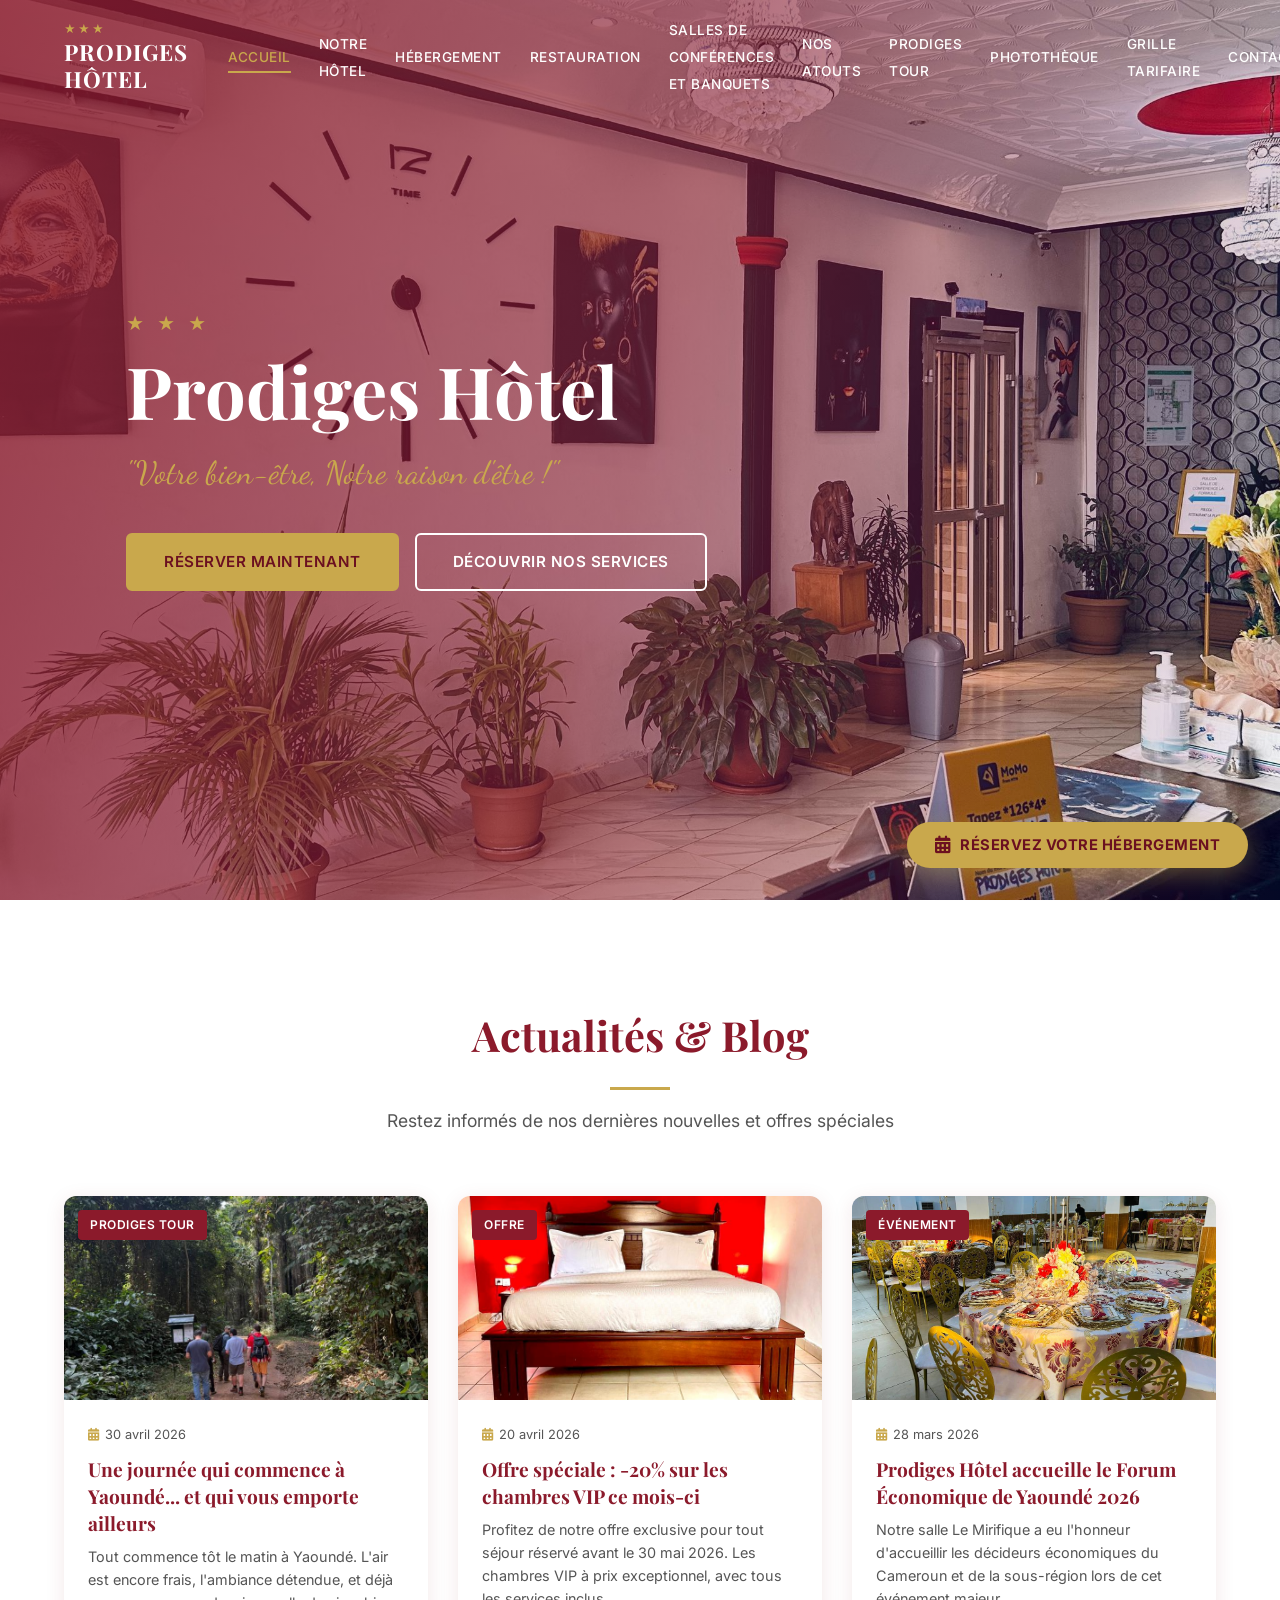
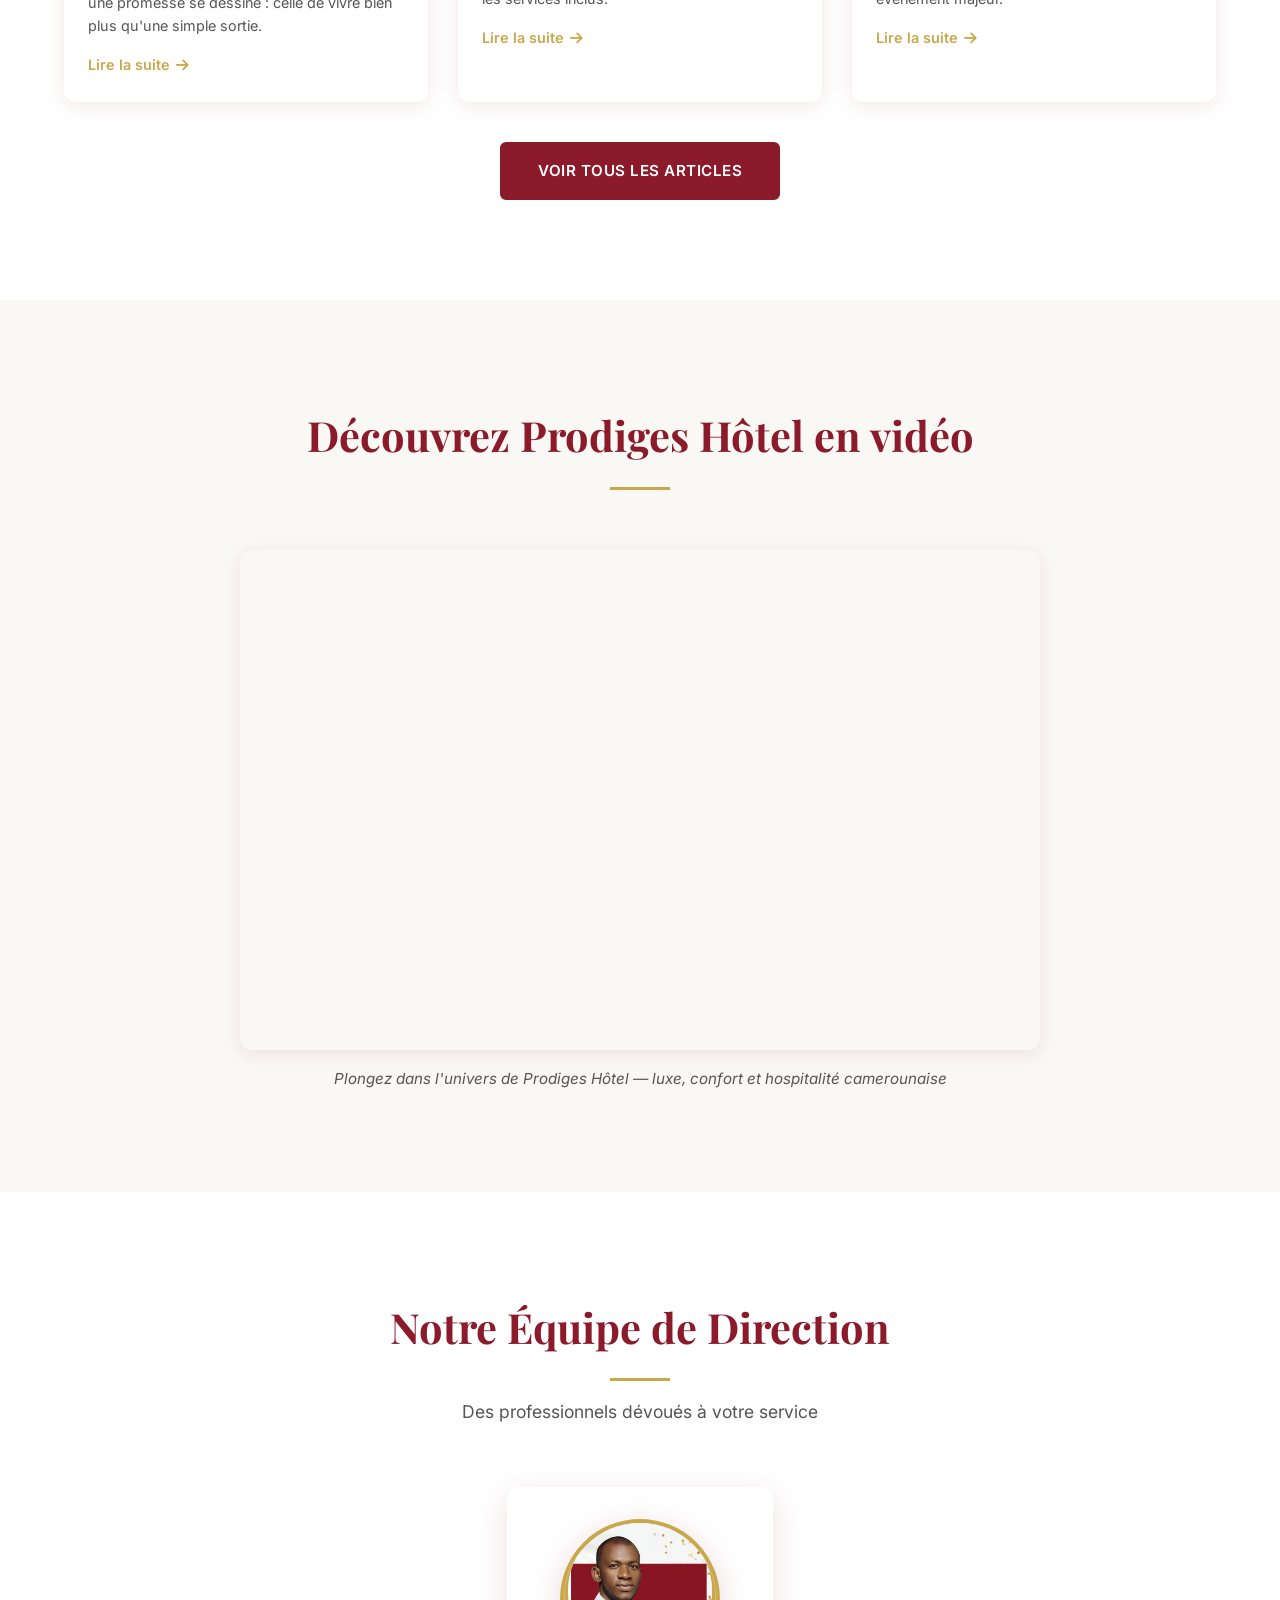
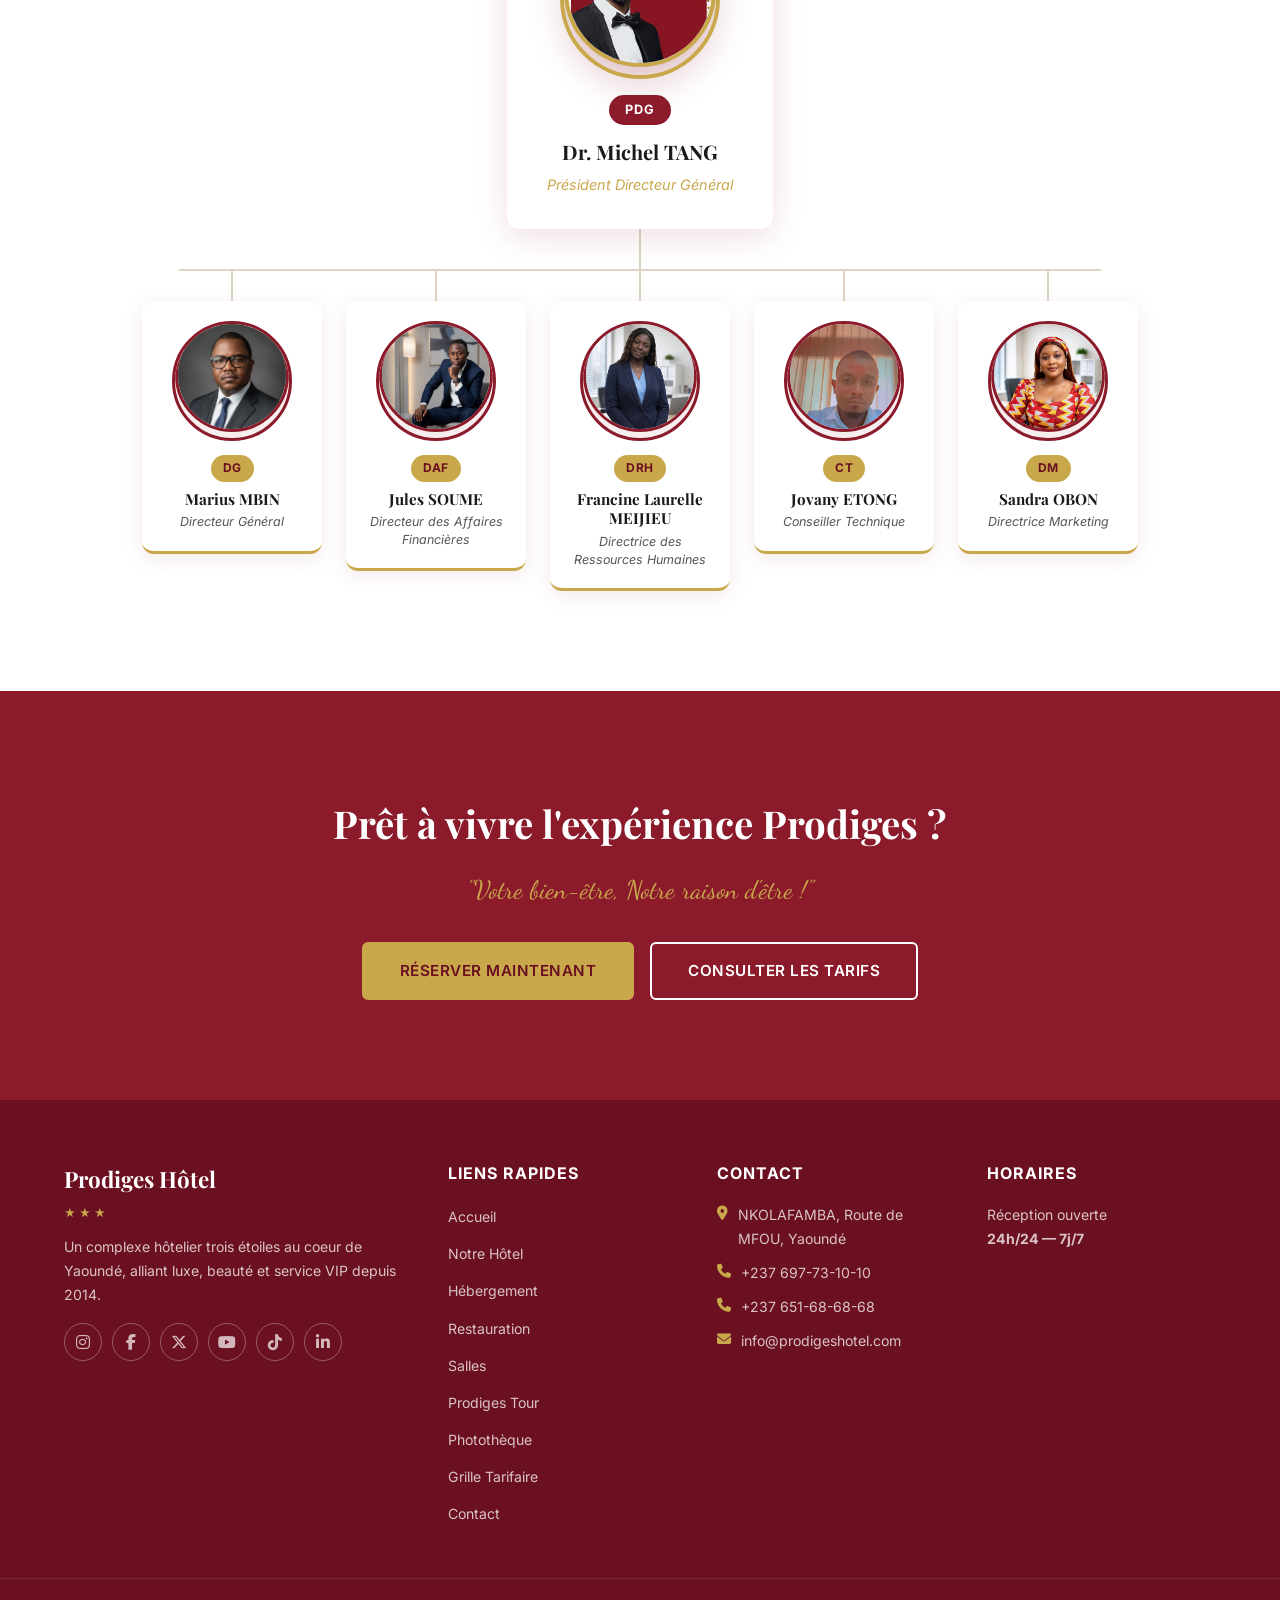
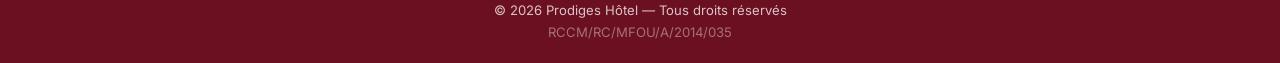
<file: index.html>
<!DOCTYPE html>
<html lang="fr">
<head>
  <meta charset="UTF-8">
  <meta name="viewport" content="width=device-width, initial-scale=1.0">
  <title>Prodiges Hôtel ★★★ — Yaoundé, Cameroun</title>
  <link rel="preconnect" href="https://fonts.googleapis.com">
  <link rel="preconnect" href="https://fonts.gstatic.com" crossorigin>
  <link href="https://fonts.googleapis.com/css2?family=Dancing+Script:wght@400;700&family=Inter:wght@300;400;500;600;700&family=Playfair+Display:ital,wght@0,400;0,700;1,400&display=swap" rel="stylesheet">
  <link rel="stylesheet" href="https://cdnjs.cloudflare.com/ajax/libs/font-awesome/6.5.1/css/all.min.css">
  <link rel="stylesheet" href="style.css">
</head>
<body>

  <!-- Navigation -->
  <nav id="navbar">
    <div class="container nav-container">
      <a href="index.html" class="logo">
        <div>
          <div class="logo-stars">★★★</div>
          <div class="logo-text">Prodiges Hôtel</div>
        </div>
      </a>
      <button class="hamburger" id="hamburger" aria-label="Menu">
        <span></span><span></span><span></span>
      </button>
      <ul class="nav-links" id="nav-links">
        <li class="close-menu-li"><button class="close-menu-btn" onclick="closeMenu()">✕</button></li>
        <li><a href="index.html" class="active">Accueil</a></li>
        <li><a href="notre-hotel.html">Notre Hôtel</a></li>
        <li><a href="hebergement.html">Hébergement</a></li>
        <li><a href="restauration.html">Restauration</a></li>
        <li><a href="salles.html">Salles de conférences et banquets</a></li>
        <li><a href="nos-atouts.html">Nos Atouts</a></li>
        <li><a href="prodiges-tour.html">Prodiges Tour</a></li>
        <li><a href="phototheque.html">Photothèque</a></li>
        <li><a href="tarifs.html">Grille Tarifaire</a></li>
        <li><a href="contact.html">Contact</a></li>
      </ul>
    </div>
  </nav>

  <!-- Hero (conservé tel quel) -->
  <section id="hero">
    <div class="hero-bg"></div>
    <div class="hero-overlay"></div>
    <div class="hero-content">
      <div class="hero-stars">★ ★ ★</div>
      <h1>Prodiges Hôtel</h1>
      <p class="hero-slogan">"Votre bien-être, Notre raison d'être !"</p>
      <div class="hero-buttons">
        <a href="#" class="btn btn-primary" onclick="event.preventDefault();document.getElementById('floating-reserve-btn').click();">Réserver maintenant</a>
        <a href="nos-atouts.html" class="btn btn-outline">Découvrir nos services</a>
      </div>
    </div>
  </section>

  <!-- SECTION A — Blog / Actualités -->
  <section class="section-padding bg-white">
    <div class="container">
      <div class="section-header">
        <h2>Actualités & Blog</h2>
        <span class="accent-line"></span>
        <p>Restez informés de nos dernières nouvelles et offres spéciales</p>
      </div>

      <div class="blog-grid">
        <!-- Article 1 -->
        <article class="blog-card fade-in">
          <div class="blog-card-img">
            <img src="images/tour/hero-tour.jpeg" alt="Prodiges Tour" onerror="this.style.display='none';this.nextElementSibling.style.display='flex';">
            <div class="carousel-placeholder" style="display:none;min-height:200px;"><i class="fas fa-camera"></i><span>Photo bientôt disponible</span></div>
            <span class="blog-badge">Prodiges Tour</span>
          </div>
          <div class="blog-card-body">
            <div class="blog-date"><i class="fas fa-calendar-alt"></i> 30 avril 2026</div>
            <h3>Une journée qui commence à Yaoundé... et qui vous emporte ailleurs</h3>
            <p>Tout commence tôt le matin à Yaoundé. L'air est encore frais, l'ambiance détendue, et déjà une promesse se dessine : celle de vivre bien plus qu'une simple sortie.</p>
            <a href="prodiges-tour.html" class="blog-link">Lire la suite <i class="fas fa-arrow-right"></i></a>
          </div>
        </article>

        <!-- Article 2 -->
        <article class="blog-card fade-in">
          <div class="blog-card-img">
            <img src="images/blog-vip.jpeg" alt="Offre VIP" onerror="this.style.display='none';this.nextElementSibling.style.display='flex';">
            <div class="carousel-placeholder" style="display:none;min-height:200px;"><i class="fas fa-camera"></i><span>Photo bientôt disponible</span></div>
            <span class="blog-badge">Offre</span>
          </div>
          <div class="blog-card-body">
            <div class="blog-date"><i class="fas fa-calendar-alt"></i> 20 avril 2026</div>
            <h3>Offre spéciale : -20% sur les chambres VIP ce mois-ci</h3>
            <p>Profitez de notre offre exclusive pour tout séjour réservé avant le 30 mai 2026. Les chambres VIP à prix exceptionnel, avec tous les services inclus.</p>
            <a href="hebergement.html" class="blog-link">Lire la suite <i class="fas fa-arrow-right"></i></a>
          </div>
        </article>

        <!-- Article 3 -->
        <article class="blog-card fade-in">
          <div class="blog-card-img">
            <img src="images/salles/mirifique-1.jpeg" alt="Forum Économique" onerror="this.style.display='none';this.nextElementSibling.style.display='flex';">
            <div class="carousel-placeholder" style="display:none;min-height:200px;"><i class="fas fa-camera"></i><span>Photo bientôt disponible</span></div>
            <span class="blog-badge">Événement</span>
          </div>
          <div class="blog-card-body">
            <div class="blog-date"><i class="fas fa-calendar-alt"></i> 28 mars 2026</div>
            <h3>Prodiges Hôtel accueille le Forum Économique de Yaoundé 2026</h3>
            <p>Notre salle Le Mirifique a eu l'honneur d'accueillir les décideurs économiques du Cameroun et de la sous-région lors de cet événement majeur.</p>
            <a href="salles.html" class="blog-link">Lire la suite <i class="fas fa-arrow-right"></i></a>
          </div>
        </article>
      </div>

      <div class="text-center" style="margin-top:10px;">
        <a href="#" class="btn btn-bordeaux" style="border-color:var(--color-primary);">Voir tous les articles</a>
      </div>
    </div>
  </section>

  <!-- Video Section -->
  <section class="section-padding bg-surface">
    <div class="container">
      <div class="section-header">
        <h2>Découvrez Prodiges Hôtel en vidéo</h2>
        <span class="accent-line"></span>
      </div>
      <div class="video-wrapper fade-in">
        <iframe
          width="100%"
          height="500"
          src="https://www.youtube.com/embed/CMqn2gkfCZU?si=ezLZo7fEZYTh0XMW"
          title="Prodiges Hôtel — Yaoundé, Cameroun"
          frameborder="0"
          allow="accelerometer; autoplay; clipboard-write; encrypted-media; gyroscope; picture-in-picture; web-share"
          referrerpolicy="strict-origin-when-cross-origin"
          allowfullscreen
          style="border-radius:12px; display:block; max-width:800px; margin:0 auto; box-shadow: 0 8px 32px rgba(139,26,43,0.15);">
        </iframe>
      </div>
      <p class="video-caption">Plongez dans l'univers de Prodiges Hôtel — luxe, confort et hospitalité camerounaise</p>
    </div>
  </section>

  <!-- SECTION B — Organigramme / Équipe Direction -->
  <section class="section-padding bg-white">
    <div class="container">
      <div class="section-header">
        <h2>Notre Équipe de Direction</h2>
        <span class="accent-line"></span>
        <p>Des professionnels dévoués à votre service</p>
      </div>
      <div class="org-chart" id="org-chart">
        <!-- Rendu dynamiquement par script.js depuis team-data.js -->
      </div>
    </div>
  </section>

  <!-- CTA Section -->
  <section class="section-padding bg-primary text-center">
    <div class="container">
      <h2 style="font-family:var(--font-heading);font-size:2.4rem;color:#fff;margin-bottom:12px;">Prêt à vivre l'expérience Prodiges ?</h2>
      <p class="script-text" style="font-size:1.6rem;margin-bottom:30px;">"Votre bien-être, Notre raison d'être !"</p>
      <div style="display:flex;gap:16px;justify-content:center;flex-wrap:wrap;">
        <a href="#" class="btn btn-primary" onclick="event.preventDefault();document.getElementById('floating-reserve-btn').click();">Réserver maintenant</a>
        <a href="tarifs.html" class="btn btn-outline">Consulter les tarifs</a>
      </div>
    </div>
  </section>

  <!-- Footer -->
  <footer id="footer">
    <div class="container footer-grid">
      <div class="footer-col">
        <h3>Prodiges Hôtel</h3>
        <div class="footer-stars">★ ★ ★</div>
        <p>Un complexe hôtelier trois étoiles au coeur de Yaoundé, alliant luxe, beauté et service VIP depuis 2014.</p>
                <div class="footer-social">
          <a href="https://www.instagram.com/prodiges_hotel?igsh=MW0yanBkdGNseXp1ag==" aria-label="Instagram" target="_blank" rel="noopener"><i class="fab fa-instagram"></i></a>
          <a href="https://www.facebook.com/prodigeshotel" aria-label="Facebook" target="_blank" rel="noopener"><i class="fab fa-facebook-f"></i></a>
          <a href="https://x.com/prodigeshotel" aria-label="X" target="_blank" rel="noopener"><i class="fab fa-x-twitter"></i></a>
          <a href="https://www.youtube.com/@Pedigesh%C3%B4tel" aria-label="YouTube" target="_blank" rel="noopener"><i class="fab fa-youtube"></i></a>
          <a href="https://www.tiktok.com/@prodiges_hotel?_r=1&amp;_t=ZS-96UVyubA2lh" aria-label="TikTok" target="_blank" rel="noopener"><i class="fab fa-tiktok"></i></a>
          <a href="https://www.linkedin.com/in/prodiges-h%C3%B4tel-5085303b6" aria-label="LinkedIn" target="_blank" rel="noopener"><i class="fab fa-linkedin-in"></i></a>
        </div>
      </div>
      <div class="footer-col">
        <h4>Liens Rapides</h4>
        <ul>
          <li><a href="index.html">Accueil</a></li>
          <li><a href="notre-hotel.html">Notre Hôtel</a></li>
          <li><a href="hebergement.html">Hébergement</a></li>
          <li><a href="restauration.html">Restauration</a></li>
          <li><a href="salles.html">Salles</a></li>
          <li><a href="prodiges-tour.html">Prodiges Tour</a></li>
          <li><a href="phototheque.html">Photothèque</a></li>
          <li><a href="tarifs.html">Grille Tarifaire</a></li>
          <li><a href="contact.html">Contact</a></li>
        </ul>
      </div>
      <div class="footer-col">
        <h4>Contact</h4>
        <div class="footer-contact-item"><i class="fas fa-location-dot"></i><span>NKOLAFAMBA, Route de MFOU, Yaoundé</span></div>
        <div class="footer-contact-item"><i class="fas fa-phone"></i><span>+237 697-73-10-10</span></div>
        <div class="footer-contact-item"><i class="fas fa-phone"></i><span>+237 651-68-68-68</span></div>
        <div class="footer-contact-item"><i class="fas fa-envelope"></i><span>info@prodigeshotel.com</span></div>
      </div>
      <div class="footer-col">
        <h4>Horaires</h4>
        <p>Réception ouverte<br><strong>24h/24 — 7j/7</strong></p>
      </div>
    </div>
    <div class="footer-bottom">
      <div class="container">
        <p>&copy; 2026 Prodiges Hôtel — Tous droits réservés</p>
        <span>RCCM/RC/MFOU/A/2014/035</span>
      </div>
    </div>
  </footer>

  <!-- Bouton Flottant Réserver -->
  <button class="floating-reserve" id="floating-reserve-btn" aria-label="Réservez votre hébergement">
    <i class="fas fa-calendar-days"></i>
    <span>Réservez votre hébergement</span>
  </button>

  <!-- Modal Réservation -->
  <div class="modal-overlay" id="reservation-modal">
    <div class="modal">
      <button class="modal-close" id="modal-close" aria-label="Fermer">&times;</button>
      <h2>Réservation</h2>
      <p class="modal-subtitle">Remplissez le formulaire ci-dessous et notre équipe vous contactera.</p>
      <form id="reservation-form" action="https://formspree.io/f/mojbyvvz" method="POST">
          <input type="hidden" name="_subject" value="Nouvelle demande — Prodiges Hôtel">
        <div class="form-group">
          <label for="res-name">Nom complet</label>
          <input type="text" id="res-name" name="name" required placeholder="Jean Kamga">
        </div>
        <div class="form-row">
          <div class="form-group">
            <label for="res-email">Email</label>
            <input type="email" id="res-email" name="email" required placeholder="jean@email.com">
          </div>
          <div class="form-group">
            <label for="res-whatsapp">Numéro WhatsApp</label>
            <input type="tel" id="res-whatsapp" name="whatsapp" placeholder="+237 6XX XX XX XX">
          </div>
        </div>
        <div class="form-group">
          <label for="res-pays">Pays</label>
          <input type="text" id="res-pays" name="pays" placeholder="Votre pays">
        </div>
        <div class="form-row">
          <div class="form-group">
            <label for="res-checkin">Date d'arrivée</label>
            <input type="date" id="res-checkin" name="checkin" required>
          </div>
          <div class="form-group">
            <label for="res-checkout">Date de départ</label>
            <input type="date" id="res-checkout" name="checkout" required>
          </div>
        </div>
        <div class="form-row">
          <div class="form-group">
            <label for="res-room">Type de chambre</label>
            <select id="res-room" name="room" required>
              <option value="">Sélectionnez</option>
              <option value="eco">Chambre ECO</option>
              <option value="vip">Chambre VIP</option>
              <option value="gold">Chambre Gold</option>
              <option value="jumeaux">Chambre Lits jumeaux</option>
              <option value="wide">Chambre Wide ultra spacieuse</option>
              <option value="ministerielle">Suite Ministérielle</option>
              <option value="presidentielle">Suite Présidentielle</option>
            </select>
          </div>
          <div class="form-group">
            <label for="res-guests">Nombre de personnes</label>
            <input type="number" id="res-guests" name="guests" min="1" max="10" value="2">
          </div>
        </div>
        <div class="modal-buttons">
          <button type="submit" class="btn btn-bordeaux">Confirmer la demande</button>
          <button type="button" class="btn-cancel" id="modal-cancel">Annuler</button>
        </div>
      </form>
    </div>
  </div>

  <script src="team-data.js"></script>
  <script src="script.js"></script>
  <script src="carousel.js"></script>
</body>
</html>
</file>
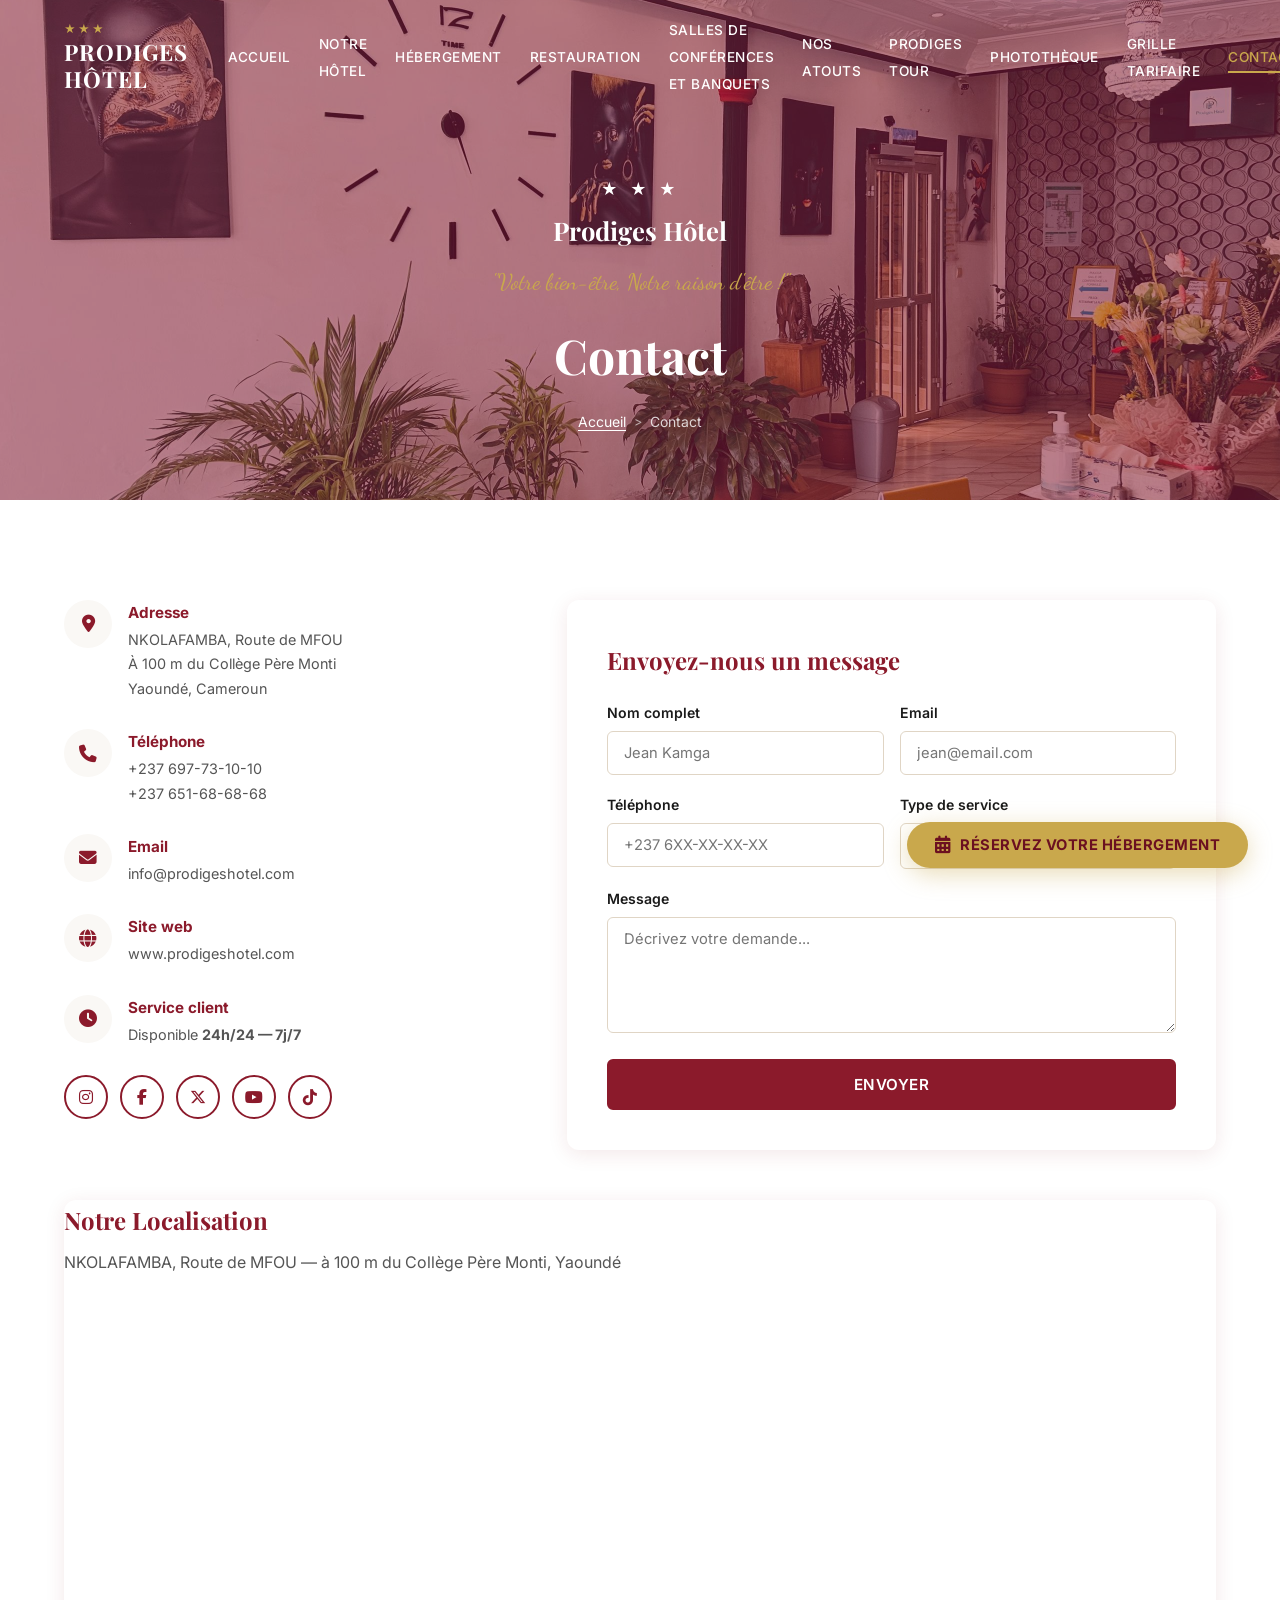
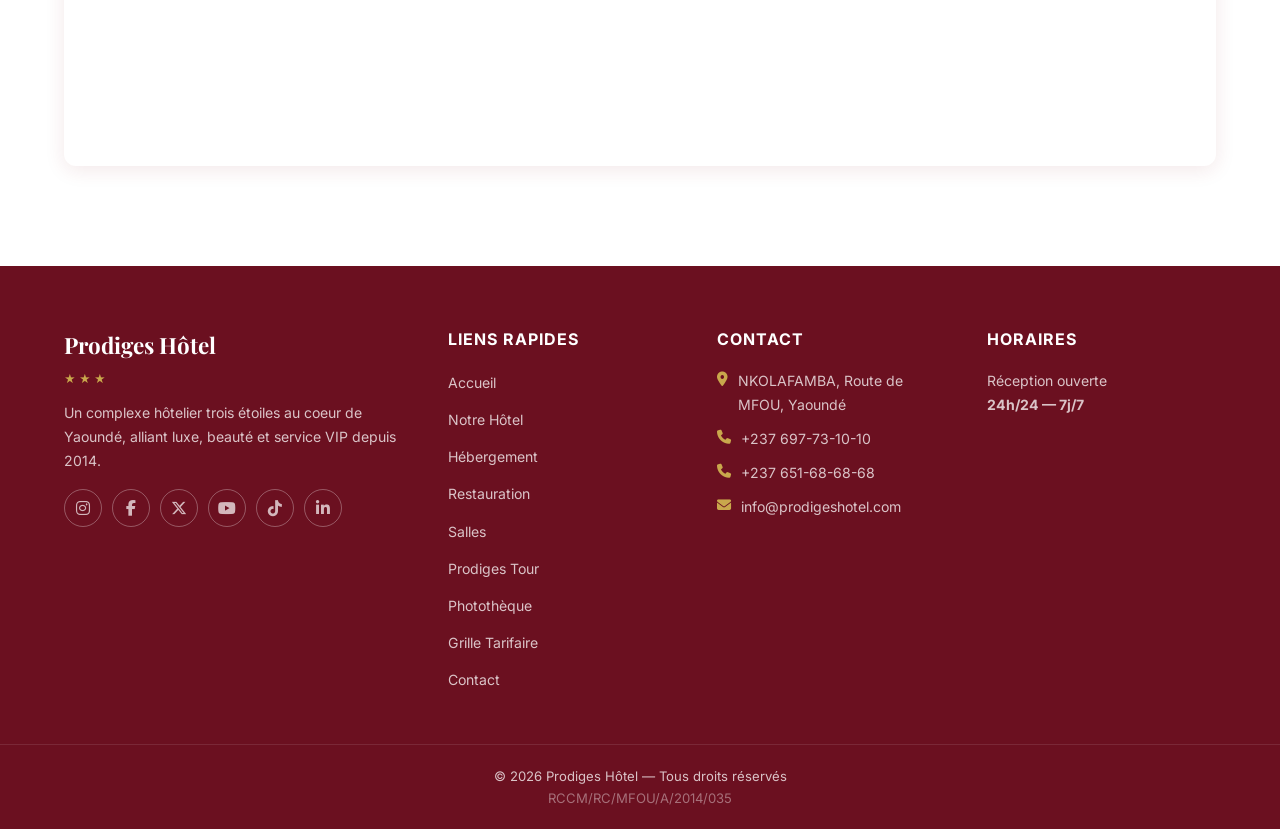
<file: contact.html>
<!DOCTYPE html>
<html lang="fr">
<head>
  <meta charset="UTF-8">
  <meta name="viewport" content="width=device-width, initial-scale=1.0">
  <title>Contact — Prodiges Hôtel ★★★</title>
  <link rel="preconnect" href="https://fonts.googleapis.com">
  <link rel="preconnect" href="https://fonts.gstatic.com" crossorigin>
  <link href="https://fonts.googleapis.com/css2?family=Dancing+Script:wght@400;700&family=Inter:wght@300;400;500;600;700&family=Playfair+Display:ital,wght@0,400;0,700;1,400&display=swap" rel="stylesheet">
  <link rel="stylesheet" href="https://cdnjs.cloudflare.com/ajax/libs/font-awesome/6.5.1/css/all.min.css">
  <link rel="stylesheet" href="style.css">
</head>
<body>

  <nav id="navbar">
    <div class="container nav-container">
      <a href="index.html" class="logo">
        <div>
          <div class="logo-stars">★★★</div>
          <div class="logo-text">Prodiges Hôtel</div>
        </div>
      </a>
      <button class="hamburger" id="hamburger" aria-label="Menu">
        <span></span><span></span><span></span>
      </button>
      <ul class="nav-links" id="nav-links">
        <li class="close-menu-li"><button class="close-menu-btn" onclick="closeMenu()">✕</button></li>
        <li><a href="index.html">Accueil</a></li>
        <li><a href="notre-hotel.html">Notre Hôtel</a></li>
        <li><a href="hebergement.html">Hébergement</a></li>
        <li><a href="restauration.html">Restauration</a></li>
        <li><a href="salles.html">Salles de conférences et banquets</a></li>
        <li><a href="nos-atouts.html">Nos Atouts</a></li>
        <li><a href="prodiges-tour.html">Prodiges Tour</a></li>
        <li><a href="phototheque.html">Photothèque</a></li>
        <li><a href="tarifs.html">Grille Tarifaire</a></li>
        <li><a href="contact.html" class="active">Contact</a></li>
      </ul>
    </div>
  </nav>

  <!-- Page Hero -->
  <section class="page-hero">
    <div class="page-hero-bg"></div>
    <div class="page-hero-overlay"></div>
    <div class="page-hero-content">
      <div class="page-hero-stars">★ ★ ★</div>
      <div class="page-hero-hotel">Prodiges Hôtel</div>
      <p class="page-hero-slogan">"Votre bien-être, Notre raison d'être !"</p>
      <h1>Contact</h1>
      <div class="breadcrumb">
        <a href="index.html">Accueil</a>
        <span class="breadcrumb-sep">&gt;</span>
        <span class="breadcrumb-current">Contact</span>
      </div>
    </div>
  </section>

  <section class="section-padding bg-white">
    <div class="container">
      <div class="contact-grid">

        <!-- Info -->
        <div class="contact-info-list">
          <div class="contact-item fade-in">
            <div class="icon-circle"><i class="fas fa-location-dot"></i></div>
            <div>
              <h4>Adresse</h4>
              <p>NKOLAFAMBA, Route de MFOU<br>À 100 m du Collège Père Monti<br>Yaoundé, Cameroun</p>
            </div>
          </div>
          <div class="contact-item fade-in">
            <div class="icon-circle"><i class="fas fa-phone"></i></div>
            <div>
              <h4>Téléphone</h4>
              <p>+237 697-73-10-10<br>+237 651-68-68-68</p>
            </div>
          </div>
          <div class="contact-item fade-in">
            <div class="icon-circle"><i class="fas fa-envelope"></i></div>
            <div>
              <h4>Email</h4>
              <p>info@prodigeshotel.com</p>
            </div>
          </div>
          <div class="contact-item fade-in">
            <div class="icon-circle"><i class="fas fa-globe"></i></div>
            <div>
              <h4>Site web</h4>
              <p>www.prodigeshotel.com</p>
            </div>
          </div>
          <div class="contact-item fade-in">
            <div class="icon-circle"><i class="fas fa-clock"></i></div>
            <div>
              <h4>Service client</h4>
              <p>Disponible <strong>24h/24 — 7j/7</strong></p>
            </div>
          </div>

          <div class="social-links fade-in">
            <a href="https://www.instagram.com/prodigeshotel" aria-label="Instagram" target="_blank" rel="noopener"><i class="fab fa-instagram"></i></a>
            <a href="https://www.facebook.com/prodigeshotel" aria-label="Facebook" target="_blank" rel="noopener"><i class="fab fa-facebook-f"></i></a>
            <a href="https://x.com/prodigeshotel" aria-label="X" target="_blank" rel="noopener"><i class="fab fa-x-twitter"></i></a>
            <a href="https://www.youtube.com/@prodigeshotel" aria-label="YouTube" target="_blank" rel="noopener"><i class="fab fa-youtube"></i></a>
            <a href="https://www.tiktok.com/@prodigeshotel" aria-label="TikTok" target="_blank" rel="noopener"><i class="fab fa-tiktok"></i></a>
          </div>
        </div>

        <!-- Formulaire -->
        <form class="contact-form fade-in" id="contact-form" action="https://formspree.io/f/mojbyvvz" method="POST">
          <input type="hidden" name="_subject" value="Nouvelle demande — Prodiges Hôtel">
          <h3 style="font-family:var(--font-heading);font-size:1.5rem;color:var(--color-primary);margin-bottom:20px;">Envoyez-nous un message</h3>
          <div class="form-row">
            <div class="form-group">
              <label for="name">Nom complet</label>
              <input type="text" id="name" name="name" required placeholder="Jean Kamga">
            </div>
            <div class="form-group">
              <label for="email">Email</label>
              <input type="email" id="email" name="email" required placeholder="jean@email.com">
            </div>
          </div>
          <div class="form-row">
            <div class="form-group">
              <label for="phone">Téléphone</label>
              <input type="tel" id="phone" name="phone" placeholder="+237 6XX-XX-XX-XX">
            </div>
            <div class="form-group">
              <label for="service">Type de service</label>
              <select id="service" name="service" required>
                <option value="">Sélectionnez un service</option>
                <option value="hebergement">Hébergement</option>
                <option value="restauration">Restauration</option>
                <option value="salle">Salle de conférence</option>
                <option value="evenement">Événement / Banquet</option>
                <option value="autre">Autre</option>
              </select>
            </div>
          </div>
          <div class="form-group">
            <label for="message">Message</label>
            <textarea id="message" name="message" rows="5" required placeholder="Décrivez votre demande..."></textarea>
          </div>
          <button type="submit" class="btn btn-bordeaux btn-full">Envoyer</button>
        </form>

      </div>

      <!-- Map -->
      <div class="contact-map fade-in">
        <h3 style="font-family:var(--font-heading);font-size:1.5rem;color:var(--color-primary);margin-bottom:8px;">Notre Localisation</h3>
        <p style="color:#555;margin-bottom:0;">NKOLAFAMBA, Route de MFOU — à 100 m du Collège Père Monti, Yaoundé</p>
        <iframe
          src="https://www.google.com/maps/embed?pb=!1m18!1m12!1m3!1d3980.9693113103153!2d11.567947874471109!3d3.8167058486875605!2m3!1f0!2f0!3f0!3m2!1i1024!2i768!4f13.1!3m3!1m2!1s0x108bcf8267312ff1%3A0x3fa3c9025a113797!2sProdiges%20H%C3%B4tel!5e0!3m2!1sfr!2sus!4v1775730659327!5m2!1sfr!2sus"
          width="100%"
          height="450"
          style="border:0; border-radius:12px; display:block; margin-top:40px;"
          allowfullscreen=""
          loading="lazy"
          referrerpolicy="no-referrer-when-downgrade">
        </iframe>
      </div>
    </div>
  </section>

  <!-- Footer -->
  <footer id="footer">
    <div class="container footer-grid">
      <div class="footer-col">
        <h3>Prodiges Hôtel</h3>
        <div class="footer-stars">★ ★ ★</div>
        <p>Un complexe hôtelier trois étoiles au coeur de Yaoundé, alliant luxe, beauté et service VIP depuis 2014.</p>
                <div class="footer-social">
          <a href="https://www.instagram.com/prodiges_hotel?igsh=MW0yanBkdGNseXp1ag==" aria-label="Instagram" target="_blank" rel="noopener"><i class="fab fa-instagram"></i></a>
          <a href="https://www.facebook.com/prodigeshotel" aria-label="Facebook" target="_blank" rel="noopener"><i class="fab fa-facebook-f"></i></a>
          <a href="https://x.com/prodigeshotel" aria-label="X" target="_blank" rel="noopener"><i class="fab fa-x-twitter"></i></a>
          <a href="https://www.youtube.com/@Pedigesh%C3%B4tel" aria-label="YouTube" target="_blank" rel="noopener"><i class="fab fa-youtube"></i></a>
          <a href="https://www.tiktok.com/@prodiges_hotel?_r=1&amp;_t=ZS-96UVyubA2lh" aria-label="TikTok" target="_blank" rel="noopener"><i class="fab fa-tiktok"></i></a>
          <a href="https://www.linkedin.com/in/prodiges-h%C3%B4tel-5085303b6" aria-label="LinkedIn" target="_blank" rel="noopener"><i class="fab fa-linkedin-in"></i></a>
        </div>
      </div>
      <div class="footer-col">
        <h4>Liens Rapides</h4>
        <ul>
          <li><a href="index.html">Accueil</a></li>
          <li><a href="notre-hotel.html">Notre Hôtel</a></li>
          <li><a href="hebergement.html">Hébergement</a></li>
          <li><a href="restauration.html">Restauration</a></li>
          <li><a href="salles.html">Salles</a></li>
          <li><a href="prodiges-tour.html">Prodiges Tour</a></li>
          <li><a href="phototheque.html">Photothèque</a></li>
          <li><a href="tarifs.html">Grille Tarifaire</a></li>
          <li><a href="contact.html">Contact</a></li>
        </ul>
      </div>
      <div class="footer-col">
        <h4>Contact</h4>
        <div class="footer-contact-item"><i class="fas fa-location-dot"></i><span>NKOLAFAMBA, Route de MFOU, Yaoundé</span></div>
        <div class="footer-contact-item"><i class="fas fa-phone"></i><span>+237 697-73-10-10</span></div>
        <div class="footer-contact-item"><i class="fas fa-phone"></i><span>+237 651-68-68-68</span></div>
        <div class="footer-contact-item"><i class="fas fa-envelope"></i><span>info@prodigeshotel.com</span></div>
      </div>
      <div class="footer-col">
        <h4>Horaires</h4>
        <p>Réception ouverte<br><strong>24h/24 — 7j/7</strong></p>
      </div>
    </div>
    <div class="footer-bottom">
      <div class="container">
        <p>&copy; 2026 Prodiges Hôtel — Tous droits réservés</p>
        <span>RCCM/RC/MFOU/A/2014/035</span>
      </div>
    </div>
  </footer>


  <!-- Bouton Flottant Réserver -->
  <button class="floating-reserve" id="floating-reserve-btn" aria-label="Réservez votre hébergement">
    <i class="fas fa-calendar-days"></i>
    <span>Réservez votre hébergement</span>
  </button>

  <!-- Modal Réservation -->
  <div class="modal-overlay" id="reservation-modal">
    <div class="modal">
      <button class="modal-close" id="modal-close" aria-label="Fermer">&times;</button>
      <h2>Réservation</h2>
      <p class="modal-subtitle">Remplissez le formulaire ci-dessous et notre équipe vous contactera.</p>
      <form id="reservation-form" action="https://formspree.io/f/mojbyvvz" method="POST">
          <input type="hidden" name="_subject" value="Nouvelle demande — Prodiges Hôtel">
        <div class="form-group">
          <label for="res-name">Nom complet</label>
          <input type="text" id="res-name" name="name" required placeholder="Jean Kamga">
        </div>
        <div class="form-row">
          <div class="form-group">
            <label for="res-email">Email</label>
            <input type="email" id="res-email" name="email" required placeholder="jean@email.com">
          </div>
          <div class="form-group">
            <label for="res-whatsapp">Numéro WhatsApp</label>
            <input type="tel" id="res-whatsapp" name="whatsapp" placeholder="+237 6XX XX XX XX">
          </div>
        </div>
        <div class="form-group">
          <label for="res-pays">Pays</label>
          <input type="text" id="res-pays" name="pays" placeholder="Votre pays">
        </div>
        <div class="form-row">
          <div class="form-group">
            <label for="res-checkin">Date d'arrivée</label>
            <input type="date" id="res-checkin" name="checkin" required>
          </div>
          <div class="form-group">
            <label for="res-checkout">Date de départ</label>
            <input type="date" id="res-checkout" name="checkout" required>
          </div>
        </div>
        <div class="form-row">
          <div class="form-group">
            <label for="res-room">Type de chambre</label>
            <select id="res-room" name="room" required>
              <option value="">Sélectionnez</option>
              <option value="eco">Chambre ECO</option>
              <option value="vip">Chambre VIP</option>
              <option value="gold">Chambre Gold</option>
              <option value="jumeaux">Chambre Lits jumeaux</option>
              <option value="wide">Chambre Wide ultra spacieuse</option>
              <option value="ministerielle">Suite Ministérielle</option>
              <option value="presidentielle">Suite Présidentielle</option>
            </select>
          </div>
          <div class="form-group">
            <label for="res-guests">Nombre de personnes</label>
            <input type="number" id="res-guests" name="guests" min="1" max="10" value="2">
          </div>
        </div>
        <div class="modal-buttons">
          <button type="submit" class="btn btn-bordeaux">Confirmer la demande</button>
          <button type="button" class="btn-cancel" id="modal-cancel">Annuler</button>
        </div>
      </form>
    </div>
  </div>

  <script src="script.js"></script>
</body>
</html>
</file>
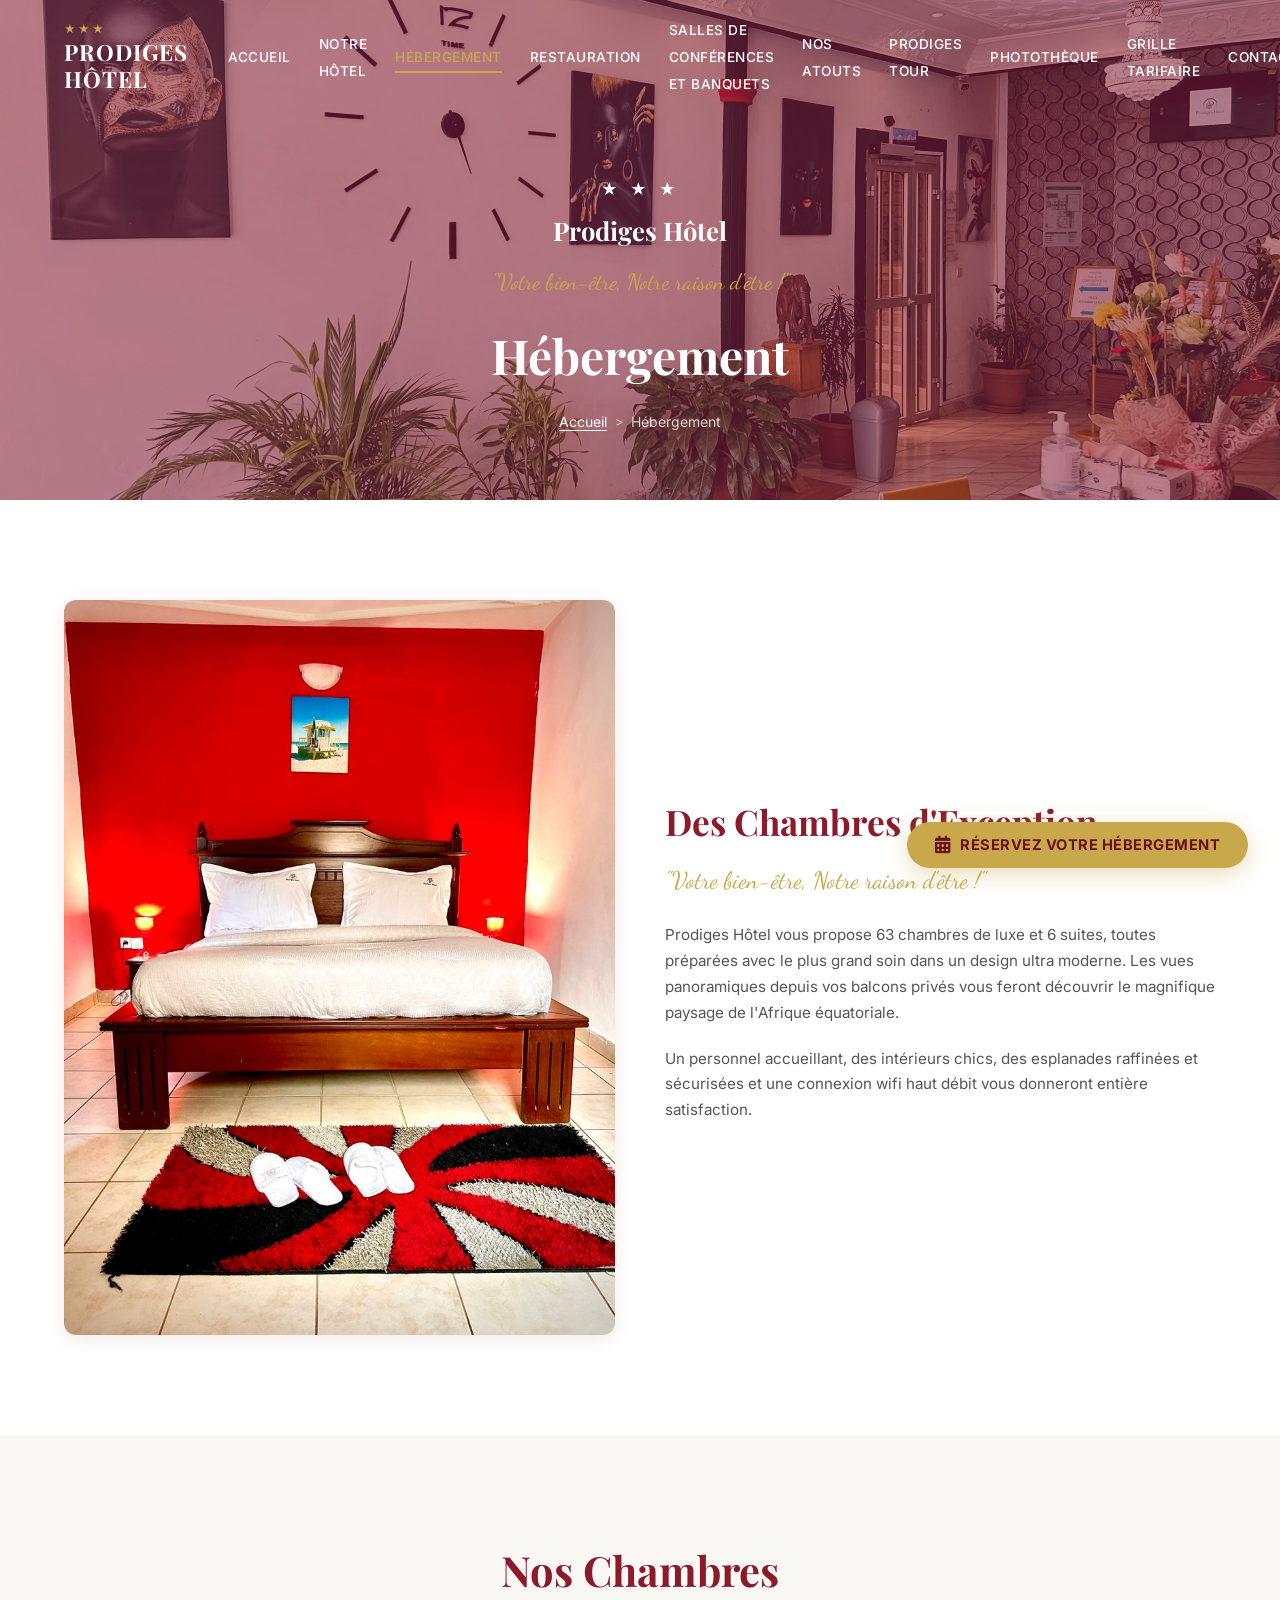
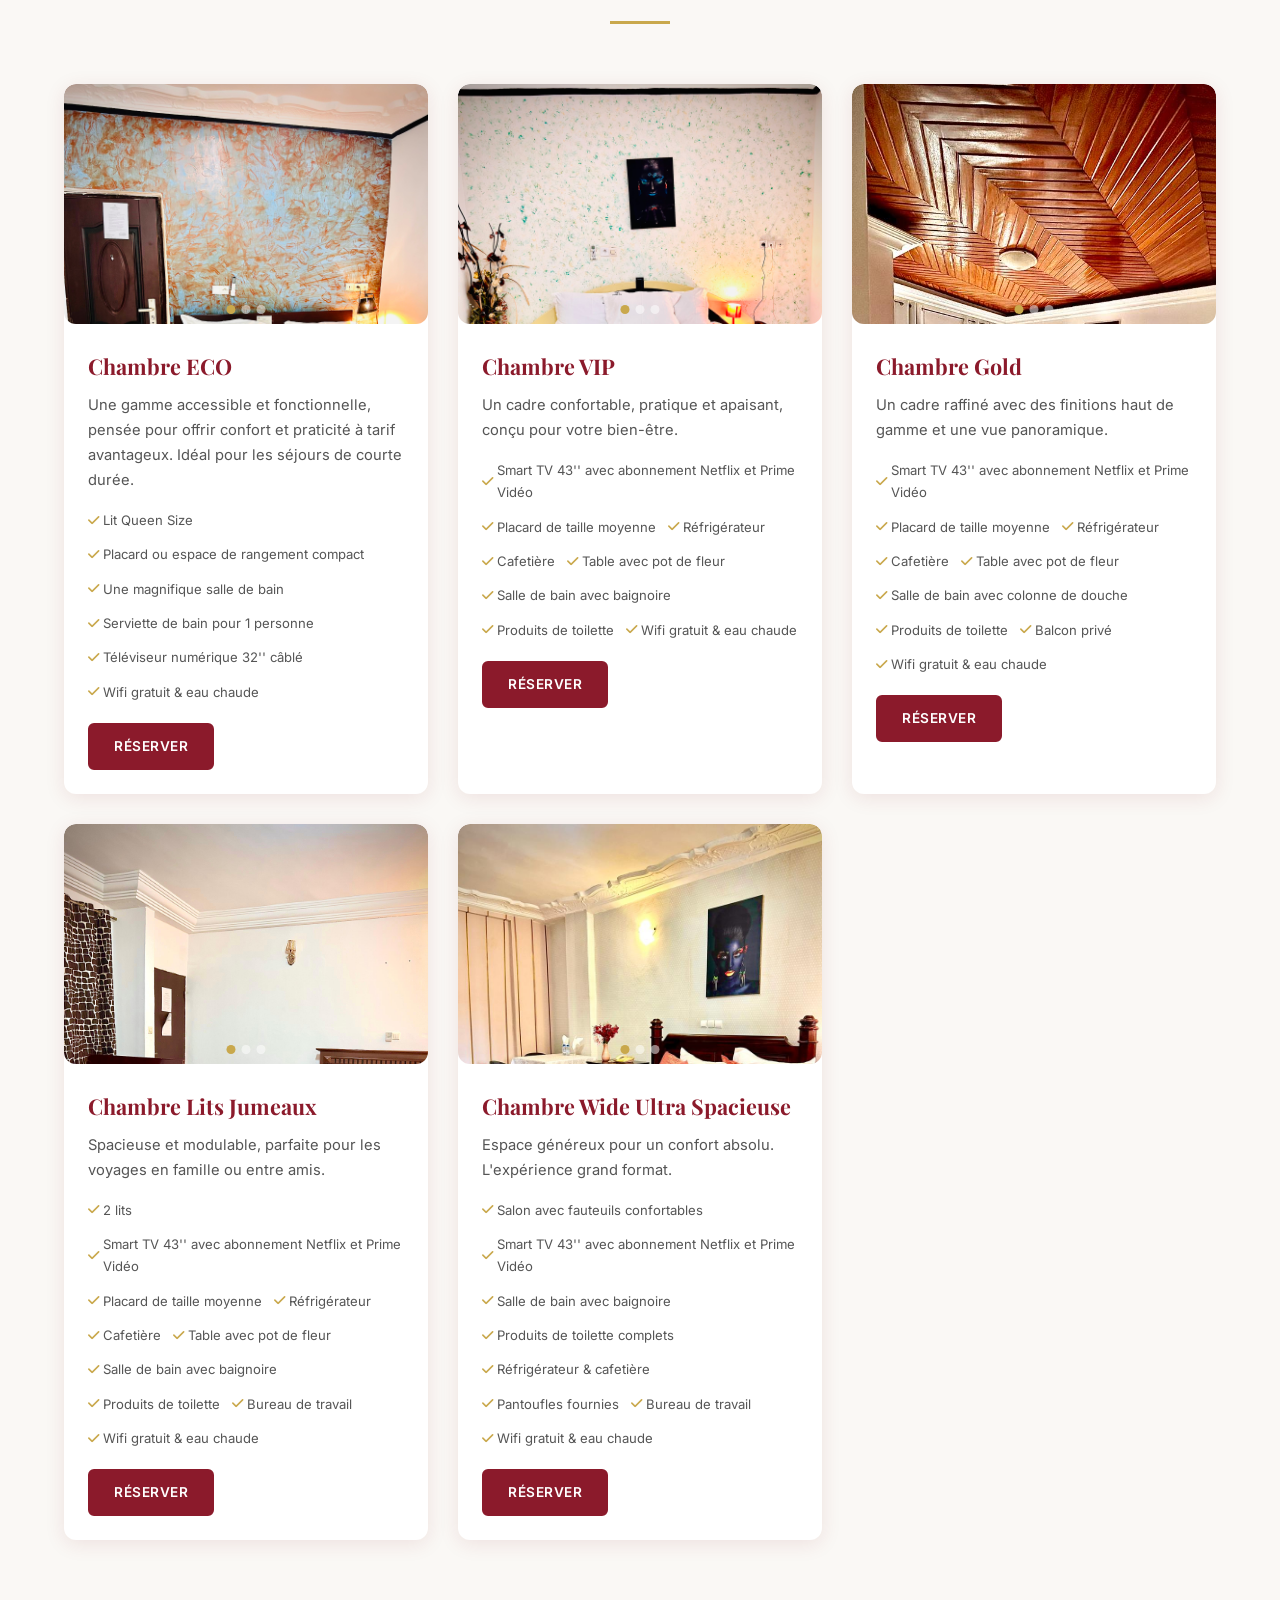
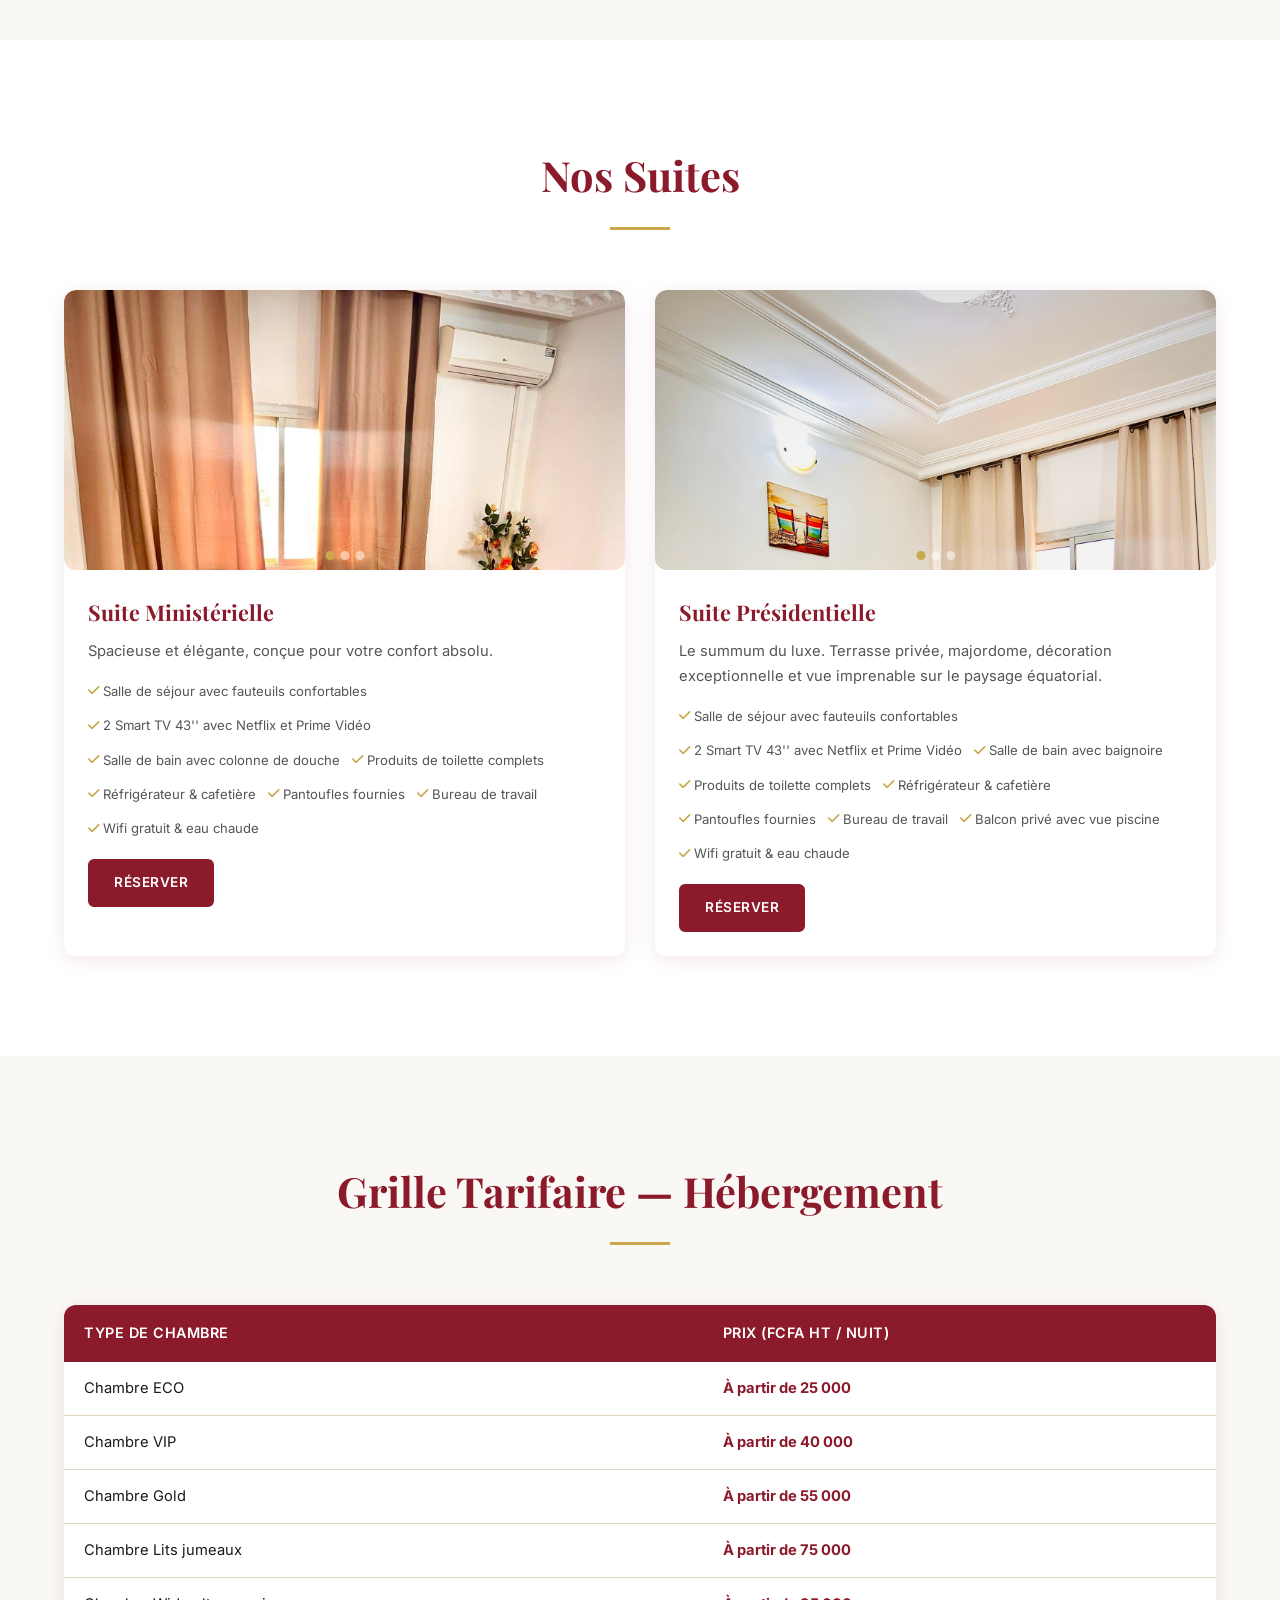
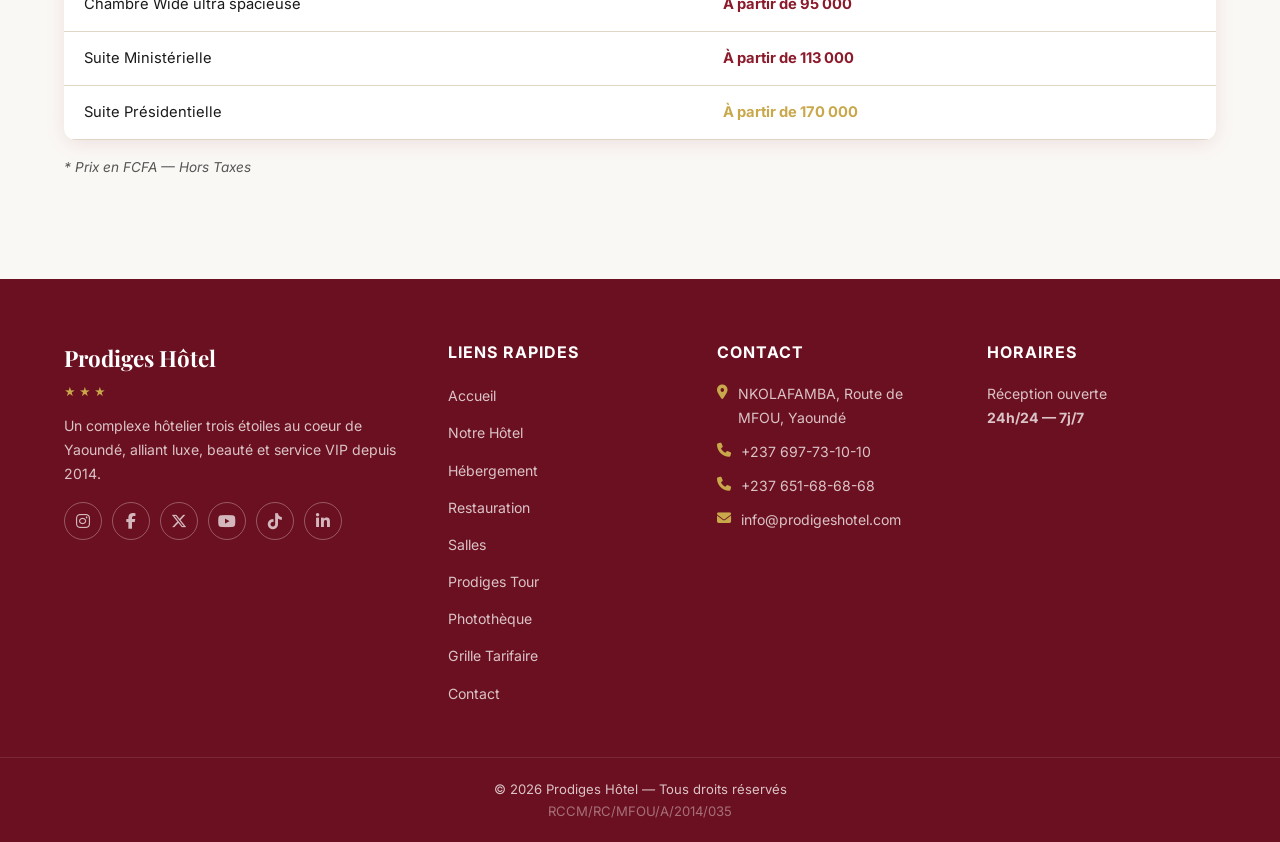
<file: hebergement.html>
<!DOCTYPE html>
<html lang="fr">
<head>
  <meta charset="UTF-8">
  <meta name="viewport" content="width=device-width, initial-scale=1.0">
  <title>Hébergement — Prodiges Hôtel ★★★</title>
  <link rel="preconnect" href="https://fonts.googleapis.com">
  <link rel="preconnect" href="https://fonts.gstatic.com" crossorigin>
  <link href="https://fonts.googleapis.com/css2?family=Dancing+Script:wght@400;700&family=Inter:wght@300;400;500;600;700&family=Playfair+Display:ital,wght@0,400;0,700;1,400&display=swap" rel="stylesheet">
  <link rel="stylesheet" href="https://cdnjs.cloudflare.com/ajax/libs/font-awesome/6.5.1/css/all.min.css">
  <link rel="stylesheet" href="style.css">
</head>
<body>

  <!-- Navigation -->
  <nav id="navbar">
    <div class="container nav-container">
      <a href="index.html" class="logo">
        <div>
          <div class="logo-stars">★★★</div>
          <div class="logo-text">Prodiges Hôtel</div>
        </div>
      </a>
      <button class="hamburger" id="hamburger" aria-label="Menu">
        <span></span><span></span><span></span>
      </button>
      <ul class="nav-links" id="nav-links">
        <li class="close-menu-li"><button class="close-menu-btn" onclick="closeMenu()">✕</button></li>
        <li><a href="index.html">Accueil</a></li>
        <li><a href="notre-hotel.html">Notre Hôtel</a></li>
        <li><a href="hebergement.html" class="active">Hébergement</a></li>
        <li><a href="restauration.html">Restauration</a></li>
        <li><a href="salles.html">Salles de conférences et banquets</a></li>
        <li><a href="nos-atouts.html">Nos Atouts</a></li>
        <li><a href="prodiges-tour.html">Prodiges Tour</a></li>
        <li><a href="phototheque.html">Photothèque</a></li>
        <li><a href="tarifs.html">Grille Tarifaire</a></li>
        <li><a href="contact.html">Contact</a></li>
      </ul>
    </div>
  </nav>

  <!-- Page Hero -->
  <section class="page-hero">
    <div class="page-hero-bg"></div>
    <div class="page-hero-overlay"></div>
    <div class="page-hero-content">
      <div class="page-hero-stars">★ ★ ★</div>
      <div class="page-hero-hotel">Prodiges Hôtel</div>
      <p class="page-hero-slogan">"Votre bien-être, Notre raison d'être !"</p>
      <h1>Hébergement</h1>
      <div class="breadcrumb">
        <a href="index.html">Accueil</a>
        <span class="breadcrumb-sep">&gt;</span>
        <span class="breadcrumb-current">Hébergement</span>
      </div>
    </div>
  </section>

  <!-- Intro -->
  <section class="section-padding bg-white">
    <div class="container">
      <div class="intro-grid fade-in">
        <div class="intro-img">
          <img src="images/blog-vip.jpeg" alt="Chambre Prodiges Hôtel">
        </div>
        <div class="intro-text">
          <h2>Des Chambres d'Exception</h2>
          <p class="slogan">"Votre bien-être, Notre raison d'être !"</p>
          <p>Prodiges Hôtel vous propose 63 chambres de luxe et 6 suites, toutes préparées avec le plus grand soin dans un design ultra moderne. Les vues panoramiques depuis vos balcons privés vous feront découvrir le magnifique paysage de l'Afrique équatoriale.</p>
          <p>Un personnel accueillant, des intérieurs chics, des esplanades raffinées et sécurisées et une connexion wifi haut débit vous donneront entière satisfaction.</p>
        </div>
      </div>
    </div>
  </section>

  <!-- Chambres -->
  <section id="chambres" class="section-padding bg-surface">
    <div class="container">
      <div class="section-header">
        <h2>Nos Chambres</h2>
        <span class="accent-line"></span>
      </div>
      <div class="rooms-grid">
        <div class="card fade-in">
          <div class="card-image">
            <div class="carousel">
              <div class="carousel-track">
                <div class="carousel-slide active"><img src="images/hebergement/eco-1.jpeg" alt="Chambre ECO" onerror="carouselImgError(this)"><div class="carousel-placeholder"><i class="fas fa-camera"></i><span>Photo bientôt disponible</span></div></div>
                <div class="carousel-slide"><img src="images/hebergement/eco-2.jpeg" alt="Chambre ECO" onerror="carouselImgError(this)"><div class="carousel-placeholder"><i class="fas fa-camera"></i><span>Photo bientôt disponible</span></div></div>
                <div class="carousel-slide"><img src="images/hebergement/eco-3.jpeg" alt="Chambre ECO" onerror="carouselImgError(this)"><div class="carousel-placeholder"><i class="fas fa-camera"></i><span>Photo bientôt disponible</span></div></div>
              </div>
              <button class="carousel-prev" aria-label="Précédent"><i class="fas fa-chevron-left"></i></button>
              <button class="carousel-next" aria-label="Suivant"><i class="fas fa-chevron-right"></i></button>
              <div class="carousel-dots"></div>
            </div>
            <span class="card-price">À partir de 25 000 <small>FCFA/nuit</small></span>
          </div>
          <div class="card-body">
            <h3>Chambre ECO</h3>
            <p>Une gamme accessible et fonctionnelle, pensée pour offrir confort et praticité à tarif avantageux. Idéal pour les séjours de courte durée.</p>
            <ul class="card-features">
              <li><i class="fas fa-check"></i> Lit Queen Size</li>
              <li><i class="fas fa-check"></i> Placard ou espace de rangement compact</li>
              <li><i class="fas fa-check"></i> Une magnifique salle de bain</li>
              <li><i class="fas fa-check"></i> Serviette de bain pour 1 personne</li>
              <li><i class="fas fa-check"></i> Téléviseur numérique 32'' câblé</li>
              <li><i class="fas fa-check"></i> Wifi gratuit &amp; eau chaude</li>
            </ul>
            <a href="contact.html" class="btn btn-bordeaux btn-sm">Réserver</a>
          </div>
        </div>
        <div class="card fade-in">
          <div class="card-image">
            <div class="carousel">
              <div class="carousel-track">
                <div class="carousel-slide active"><img src="images/hebergement/vip-1.jpeg" alt="Chambre VIP" onerror="carouselImgError(this)"><div class="carousel-placeholder"><i class="fas fa-camera"></i><span>Photo bientôt disponible</span></div></div>
                <div class="carousel-slide"><img src="images/hebergement/vip-2.jpeg" alt="Chambre VIP" onerror="carouselImgError(this)"><div class="carousel-placeholder"><i class="fas fa-camera"></i><span>Photo bientôt disponible</span></div></div>
                <div class="carousel-slide"><img src="images/hebergement/vip-3.jpeg" alt="Chambre VIP" onerror="carouselImgError(this)"><div class="carousel-placeholder"><i class="fas fa-camera"></i><span>Photo bientôt disponible</span></div></div>
              </div>
              <button class="carousel-prev" aria-label="Précédent"><i class="fas fa-chevron-left"></i></button>
              <button class="carousel-next" aria-label="Suivant"><i class="fas fa-chevron-right"></i></button>
              <div class="carousel-dots"></div>
            </div>
            <span class="card-badge badge-gold">Best Value</span>
            <span class="card-price">À partir de 40 000 <small>FCFA/nuit</small></span>
          </div>
          <div class="card-body">
            <h3>Chambre VIP</h3>
            <p>Un cadre confortable, pratique et apaisant, conçu pour votre bien-être.</p>
            <ul class="card-features">
              <li><i class="fas fa-check"></i> Smart TV 43'' avec abonnement Netflix et Prime Vidéo</li>
              <li><i class="fas fa-check"></i> Placard de taille moyenne</li>
              <li><i class="fas fa-check"></i> Réfrigérateur</li>
              <li><i class="fas fa-check"></i> Cafetière</li>
              <li><i class="fas fa-check"></i> Table avec pot de fleur</li>
              <li><i class="fas fa-check"></i> Salle de bain avec baignoire</li>
              <li><i class="fas fa-check"></i> Produits de toilette</li>
              <li><i class="fas fa-check"></i> Wifi gratuit &amp; eau chaude</li>
            </ul>
            <a href="contact.html" class="btn btn-bordeaux btn-sm">Réserver</a>
          </div>
        </div>
        <div class="card fade-in">
          <div class="card-image">
            <div class="carousel">
              <div class="carousel-track">
                <div class="carousel-slide active"><img src="images/hebergement/gold-1.jpeg" alt="Chambre Gold" onerror="carouselImgError(this)"><div class="carousel-placeholder"><i class="fas fa-camera"></i><span>Photo bientôt disponible</span></div></div>
                <div class="carousel-slide"><img src="images/hebergement/gold-2.jpeg" alt="Chambre Gold" onerror="carouselImgError(this)"><div class="carousel-placeholder"><i class="fas fa-camera"></i><span>Photo bientôt disponible</span></div></div>
                <div class="carousel-slide"><img src="images/hebergement/gold-3.jpeg" alt="Chambre Gold" onerror="carouselImgError(this)"><div class="carousel-placeholder"><i class="fas fa-camera"></i><span>Photo bientôt disponible</span></div></div>
              </div>
              <button class="carousel-prev" aria-label="Précédent"><i class="fas fa-chevron-left"></i></button>
              <button class="carousel-next" aria-label="Suivant"><i class="fas fa-chevron-right"></i></button>
              <div class="carousel-dots"></div>
            </div>
            <span class="card-price">À partir de 55 000 <small>FCFA/nuit</small></span>
          </div>
          <div class="card-body">
            <h3>Chambre Gold</h3>
            <p>Un cadre raffiné avec des finitions haut de gamme et une vue panoramique.</p>
            <ul class="card-features">
              <li><i class="fas fa-check"></i> Smart TV 43'' avec abonnement Netflix et Prime Vidéo</li>
              <li><i class="fas fa-check"></i> Placard de taille moyenne</li>
              <li><i class="fas fa-check"></i> Réfrigérateur</li>
              <li><i class="fas fa-check"></i> Cafetière</li>
              <li><i class="fas fa-check"></i> Table avec pot de fleur</li>
              <li><i class="fas fa-check"></i> Salle de bain avec colonne de douche</li>
              <li><i class="fas fa-check"></i> Produits de toilette</li>
              <li><i class="fas fa-check"></i> Balcon privé</li>
              <li><i class="fas fa-check"></i> Wifi gratuit &amp; eau chaude</li>
            </ul>
            <a href="contact.html" class="btn btn-bordeaux btn-sm">Réserver</a>
          </div>
        </div>
        <div class="card fade-in">
          <div class="card-image">
            <div class="carousel">
              <div class="carousel-track">
                <div class="carousel-slide active"><img src="images/hebergement/jumeaux-1.jpeg" alt="Chambre Lits jumeaux" onerror="carouselImgError(this)"><div class="carousel-placeholder"><i class="fas fa-camera"></i><span>Photo bientôt disponible</span></div></div>
                <div class="carousel-slide"><img src="images/hebergement/jumeaux-2.jpeg" alt="Chambre Lits jumeaux" onerror="carouselImgError(this)"><div class="carousel-placeholder"><i class="fas fa-camera"></i><span>Photo bientôt disponible</span></div></div>
                <div class="carousel-slide"><img src="images/hebergement/jumeaux-3.jpeg" alt="Chambre Lits jumeaux" onerror="carouselImgError(this)"><div class="carousel-placeholder"><i class="fas fa-camera"></i><span>Photo bientôt disponible</span></div></div>
              </div>
              <button class="carousel-prev" aria-label="Précédent"><i class="fas fa-chevron-left"></i></button>
              <button class="carousel-next" aria-label="Suivant"><i class="fas fa-chevron-right"></i></button>
              <div class="carousel-dots"></div>
            </div>
            <span class="card-price">À partir de 75 000 <small>FCFA/nuit</small></span>
          </div>
          <div class="card-body">
            <h3>Chambre Lits Jumeaux</h3>
            <p>Spacieuse et modulable, parfaite pour les voyages en famille ou entre amis.</p>
            <ul class="card-features">
              <li><i class="fas fa-check"></i> 2 lits</li>
              <li><i class="fas fa-check"></i> Smart TV 43'' avec abonnement Netflix et Prime Vidéo</li>
              <li><i class="fas fa-check"></i> Placard de taille moyenne</li>
              <li><i class="fas fa-check"></i> Réfrigérateur</li>
              <li><i class="fas fa-check"></i> Cafetière</li>
              <li><i class="fas fa-check"></i> Table avec pot de fleur</li>
              <li><i class="fas fa-check"></i> Salle de bain avec baignoire</li>
              <li><i class="fas fa-check"></i> Produits de toilette</li>
              <li><i class="fas fa-check"></i> Bureau de travail</li>
              <li><i class="fas fa-check"></i> Wifi gratuit &amp; eau chaude</li>
            </ul>
            <a href="contact.html" class="btn btn-bordeaux btn-sm">Réserver</a>
          </div>
        </div>
        <div class="card fade-in">
          <div class="card-image">
            <div class="carousel">
              <div class="carousel-track">
                <div class="carousel-slide active"><img src="images/hebergement/wide-1.jpeg" alt="Chambre Wide" onerror="carouselImgError(this)"><div class="carousel-placeholder"><i class="fas fa-camera"></i><span>Photo bientôt disponible</span></div></div>
                <div class="carousel-slide"><img src="images/hebergement/wide-2.jpeg" alt="Chambre Wide" onerror="carouselImgError(this)"><div class="carousel-placeholder"><i class="fas fa-camera"></i><span>Photo bientôt disponible</span></div></div>
                <div class="carousel-slide"><img src="images/hebergement/wide-3.jpeg" alt="Chambre Wide" onerror="carouselImgError(this)"><div class="carousel-placeholder"><i class="fas fa-camera"></i><span>Photo bientôt disponible</span></div></div>
              </div>
              <button class="carousel-prev" aria-label="Précédent"><i class="fas fa-chevron-left"></i></button>
              <button class="carousel-next" aria-label="Suivant"><i class="fas fa-chevron-right"></i></button>
              <div class="carousel-dots"></div>
            </div>
            <span class="card-price">À partir de 95 000 <small>FCFA/nuit</small></span>
          </div>
          <div class="card-body">
            <h3>Chambre Wide Ultra Spacieuse</h3>
            <p>Espace généreux pour un confort absolu. L'expérience grand format.</p>
            <ul class="card-features">
              <li><i class="fas fa-check"></i> Salon avec fauteuils confortables</li>
              <li><i class="fas fa-check"></i> Smart TV 43'' avec abonnement Netflix et Prime Vidéo</li>
              <li><i class="fas fa-check"></i> Salle de bain avec baignoire</li>
              <li><i class="fas fa-check"></i> Produits de toilette complets</li>
              <li><i class="fas fa-check"></i> Réfrigérateur &amp; cafetière</li>
              <li><i class="fas fa-check"></i> Pantoufles fournies</li>
              <li><i class="fas fa-check"></i> Bureau de travail</li>
              <li><i class="fas fa-check"></i> Wifi gratuit &amp; eau chaude</li>
            </ul>
            <a href="contact.html" class="btn btn-bordeaux btn-sm">Réserver</a>
          </div>
        </div>
      </div>
    </div>
  </section>

  <!-- Suites -->
  <section id="suites" class="section-padding bg-white">
    <div class="container">
      <div class="section-header">
        <h2>Nos Suites</h2>
        <span class="accent-line"></span>
      </div>
      <div class="rooms-grid" style="grid-template-columns: repeat(2, 1fr);">
        <!-- Suite Ministérielle -->
        <div class="card fade-in">
          <div class="card-image" style="height:280px;">
            <div class="carousel">
              <div class="carousel-track">
                <div class="carousel-slide active"><img src="images/hebergement/suite-ministerielle-1.jpeg" alt="Suite Ministérielle" onerror="carouselImgError(this)"><div class="carousel-placeholder"><i class="fas fa-camera"></i><span>Photo bientôt disponible</span></div></div>
                <div class="carousel-slide"><img src="images/hebergement/suite-ministerielle-2.jpeg" alt="Suite Ministérielle" onerror="carouselImgError(this)"><div class="carousel-placeholder"><i class="fas fa-camera"></i><span>Photo bientôt disponible</span></div></div>
                <div class="carousel-slide"><img src="images/hebergement/suite-ministerielle-3.jpeg" alt="Suite Ministérielle" onerror="carouselImgError(this)"><div class="carousel-placeholder"><i class="fas fa-camera"></i><span>Photo bientôt disponible</span></div></div>
              </div>
              <button class="carousel-prev" aria-label="Précédent"><i class="fas fa-chevron-left"></i></button>
              <button class="carousel-next" aria-label="Suivant"><i class="fas fa-chevron-right"></i></button>
              <div class="carousel-dots"></div>
            </div>
            <span class="card-price">113 000 <small>FCFA/nuit</small></span>
          </div>
          <div class="card-body">
            <h3>Suite Ministérielle</h3>
            <p>Spacieuse et élégante, conçue pour votre confort absolu.</p>
            <ul class="card-features">
              <li><i class="fas fa-check"></i> Salle de séjour avec fauteuils confortables</li>
              <li><i class="fas fa-check"></i> 2 Smart TV 43'' avec Netflix et Prime Vidéo</li>
              <li><i class="fas fa-check"></i> Salle de bain avec colonne de douche</li>
              <li><i class="fas fa-check"></i> Produits de toilette complets</li>
              <li><i class="fas fa-check"></i> Réfrigérateur &amp; cafetière</li>
              <li><i class="fas fa-check"></i> Pantoufles fournies</li>
              <li><i class="fas fa-check"></i> Bureau de travail</li>
              <li><i class="fas fa-check"></i> Wifi gratuit &amp; eau chaude</li>
            </ul>
            <a href="contact.html" class="btn btn-bordeaux btn-sm">Réserver</a>
          </div>
        </div>
        <!-- Suite Présidentielle -->
        <div class="card fade-in">
          <div class="card-image" style="height:280px;">
            <div class="carousel">
              <div class="carousel-track">
                <div class="carousel-slide active"><img src="images/hebergement/suite-presidentielle-1.jpeg" alt="Suite Présidentielle" onerror="carouselImgError(this)"><div class="carousel-placeholder"><i class="fas fa-camera"></i><span>Photo bientôt disponible</span></div></div>
                <div class="carousel-slide"><img src="images/hebergement/suite-presidentielle-2.jpeg" alt="Suite Présidentielle" onerror="carouselImgError(this)"><div class="carousel-placeholder"><i class="fas fa-camera"></i><span>Photo bientôt disponible</span></div></div>
                <div class="carousel-slide"><img src="images/hebergement/suite-presidentielle-3.jpeg" alt="Suite Présidentielle" onerror="carouselImgError(this)"><div class="carousel-placeholder"><i class="fas fa-camera"></i><span>Photo bientôt disponible</span></div></div>
              </div>
              <button class="carousel-prev" aria-label="Précédent"><i class="fas fa-chevron-left"></i></button>
              <button class="carousel-next" aria-label="Suivant"><i class="fas fa-chevron-right"></i></button>
              <div class="carousel-dots"></div>
            </div>
            <span class="card-badge badge-premium">Premium</span>
            <span class="card-price">170 000 <small>FCFA/nuit</small></span>
          </div>
          <div class="card-body">
            <h3>Suite Présidentielle</h3>
            <p>Le summum du luxe. Terrasse privée, majordome, décoration exceptionnelle et vue imprenable sur le paysage équatorial.</p>
            <ul class="card-features">
              <li><i class="fas fa-check"></i> Salle de séjour avec fauteuils confortables</li>
              <li><i class="fas fa-check"></i> 2 Smart TV 43'' avec Netflix et Prime Vidéo</li>
              <li><i class="fas fa-check"></i> Salle de bain avec baignoire</li>
              <li><i class="fas fa-check"></i> Produits de toilette complets</li>
              <li><i class="fas fa-check"></i> Réfrigérateur &amp; cafetière</li>
              <li><i class="fas fa-check"></i> Pantoufles fournies</li>
              <li><i class="fas fa-check"></i> Bureau de travail</li>
              <li><i class="fas fa-check"></i> Balcon privé avec vue piscine</li>
              <li><i class="fas fa-check"></i> Wifi gratuit &amp; eau chaude</li>
            </ul>
            <a href="contact.html" class="btn btn-bordeaux btn-sm">Réserver</a>
          </div>
        </div>
      </div>
    </div>
  </section>

  <!-- Tarif rapide -->
  <section class="section-padding bg-surface">
    <div class="container">
      <div class="section-header">
        <h2>Grille Tarifaire — Hébergement</h2>
        <span class="accent-line"></span>
      </div>
      <table class="price-table fade-in">
        <thead>
          <tr>
            <th>Type de chambre</th>
            <th>Prix (FCFA HT / nuit)</th>
          </tr>
        </thead>
        <tbody>
          <tr><td>Chambre ECO</td><td class="price-value">À partir de 25 000</td></tr>
          <tr><td>Chambre VIP</td><td class="price-value">À partir de 40 000</td></tr>
          <tr><td>Chambre Gold</td><td class="price-value">À partir de 55 000</td></tr>
          <tr><td>Chambre Lits jumeaux</td><td class="price-value">À partir de 75 000</td></tr>
          <tr><td>Chambre Wide ultra spacieuse</td><td class="price-value">À partir de 95 000</td></tr>
          <tr><td>Suite Ministérielle</td><td class="price-value">À partir de 113 000</td></tr>
          <tr><td>Suite Présidentielle</td><td class="text-accent">À partir de 170 000</td></tr>
        </tbody>
      </table>
      <p class="price-note">* Prix en FCFA — Hors Taxes</p>
    </div>
  </section>

  <!-- Footer -->
  <footer id="footer">
    <div class="container footer-grid">
      <div class="footer-col">
        <h3>Prodiges Hôtel</h3>
        <div class="footer-stars">★ ★ ★</div>
        <p>Un complexe hôtelier trois étoiles au coeur de Yaoundé, alliant luxe, beauté et service VIP depuis 2014.</p>
                <div class="footer-social">
          <a href="https://www.instagram.com/prodiges_hotel?igsh=MW0yanBkdGNseXp1ag==" aria-label="Instagram" target="_blank" rel="noopener"><i class="fab fa-instagram"></i></a>
          <a href="https://www.facebook.com/prodigeshotel" aria-label="Facebook" target="_blank" rel="noopener"><i class="fab fa-facebook-f"></i></a>
          <a href="https://x.com/prodigeshotel" aria-label="X" target="_blank" rel="noopener"><i class="fab fa-x-twitter"></i></a>
          <a href="https://www.youtube.com/@Pedigesh%C3%B4tel" aria-label="YouTube" target="_blank" rel="noopener"><i class="fab fa-youtube"></i></a>
          <a href="https://www.tiktok.com/@prodiges_hotel?_r=1&amp;_t=ZS-96UVyubA2lh" aria-label="TikTok" target="_blank" rel="noopener"><i class="fab fa-tiktok"></i></a>
          <a href="https://www.linkedin.com/in/prodiges-h%C3%B4tel-5085303b6" aria-label="LinkedIn" target="_blank" rel="noopener"><i class="fab fa-linkedin-in"></i></a>
        </div>
      </div>
      <div class="footer-col">
        <h4>Liens Rapides</h4>
        <ul>
          <li><a href="index.html">Accueil</a></li>
          <li><a href="notre-hotel.html">Notre Hôtel</a></li>
          <li><a href="hebergement.html">Hébergement</a></li>
          <li><a href="restauration.html">Restauration</a></li>
          <li><a href="salles.html">Salles</a></li>
          <li><a href="prodiges-tour.html">Prodiges Tour</a></li>
          <li><a href="phototheque.html">Photothèque</a></li>
          <li><a href="tarifs.html">Grille Tarifaire</a></li>
          <li><a href="contact.html">Contact</a></li>
        </ul>
      </div>
      <div class="footer-col">
        <h4>Contact</h4>
        <div class="footer-contact-item"><i class="fas fa-location-dot"></i><span>NKOLAFAMBA, Route de MFOU, Yaoundé</span></div>
        <div class="footer-contact-item"><i class="fas fa-phone"></i><span>+237 697-73-10-10</span></div>
        <div class="footer-contact-item"><i class="fas fa-phone"></i><span>+237 651-68-68-68</span></div>
        <div class="footer-contact-item"><i class="fas fa-envelope"></i><span>info@prodigeshotel.com</span></div>
      </div>
      <div class="footer-col">
        <h4>Horaires</h4>
        <p>Réception ouverte<br><strong>24h/24 — 7j/7</strong></p>
      </div>
    </div>
    <div class="footer-bottom">
      <div class="container">
        <p>&copy; 2026 Prodiges Hôtel — Tous droits réservés</p>
        <span>RCCM/RC/MFOU/A/2014/035</span>
      </div>
    </div>
  </footer>


  <!-- Bouton Flottant Réserver -->
  <button class="floating-reserve" id="floating-reserve-btn" aria-label="Réservez votre hébergement">
    <i class="fas fa-calendar-days"></i>
    <span>Réservez votre hébergement</span>
  </button>

  <!-- Modal Réservation -->
  <div class="modal-overlay" id="reservation-modal">
    <div class="modal">
      <button class="modal-close" id="modal-close" aria-label="Fermer">&times;</button>
      <h2>Réservation</h2>
      <p class="modal-subtitle">Remplissez le formulaire ci-dessous et notre équipe vous contactera.</p>
      <form id="reservation-form" action="https://formspree.io/f/mojbyvvz" method="POST">
          <input type="hidden" name="_subject" value="Nouvelle demande — Prodiges Hôtel">
        <div class="form-group">
          <label for="res-name">Nom complet</label>
          <input type="text" id="res-name" name="name" required placeholder="Jean Kamga">
        </div>
        <div class="form-row">
          <div class="form-group">
            <label for="res-email">Email</label>
            <input type="email" id="res-email" name="email" required placeholder="jean@email.com">
          </div>
          <div class="form-group">
            <label for="res-whatsapp">Numéro WhatsApp</label>
            <input type="tel" id="res-whatsapp" name="whatsapp" placeholder="+237 6XX XX XX XX">
          </div>
        </div>
        <div class="form-group">
          <label for="res-pays">Pays</label>
          <input type="text" id="res-pays" name="pays" placeholder="Votre pays">
        </div>
        <div class="form-row">
          <div class="form-group">
            <label for="res-checkin">Date d'arrivée</label>
            <input type="date" id="res-checkin" name="checkin" required>
          </div>
          <div class="form-group">
            <label for="res-checkout">Date de départ</label>
            <input type="date" id="res-checkout" name="checkout" required>
          </div>
        </div>
        <div class="form-row">
          <div class="form-group">
            <label for="res-room">Type de chambre</label>
            <select id="res-room" name="room" required>
              <option value="">Sélectionnez</option>
              <option value="eco">Chambre ECO</option>
              <option value="vip">Chambre VIP</option>
              <option value="gold">Chambre Gold</option>
              <option value="jumeaux">Chambre Lits jumeaux</option>
              <option value="wide">Chambre Wide ultra spacieuse</option>
              <option value="ministerielle">Suite Ministérielle</option>
              <option value="presidentielle">Suite Présidentielle</option>
            </select>
          </div>
          <div class="form-group">
            <label for="res-guests">Nombre de personnes</label>
            <input type="number" id="res-guests" name="guests" min="1" max="10" value="2">
          </div>
        </div>
        <div class="modal-buttons">
          <button type="submit" class="btn btn-bordeaux">Confirmer la demande</button>
          <button type="button" class="btn-cancel" id="modal-cancel">Annuler</button>
        </div>
      </form>
    </div>
  </div>

  <script src="script.js"></script>
  <script src="carousel.js"></script>
</body>
</html>
</file>
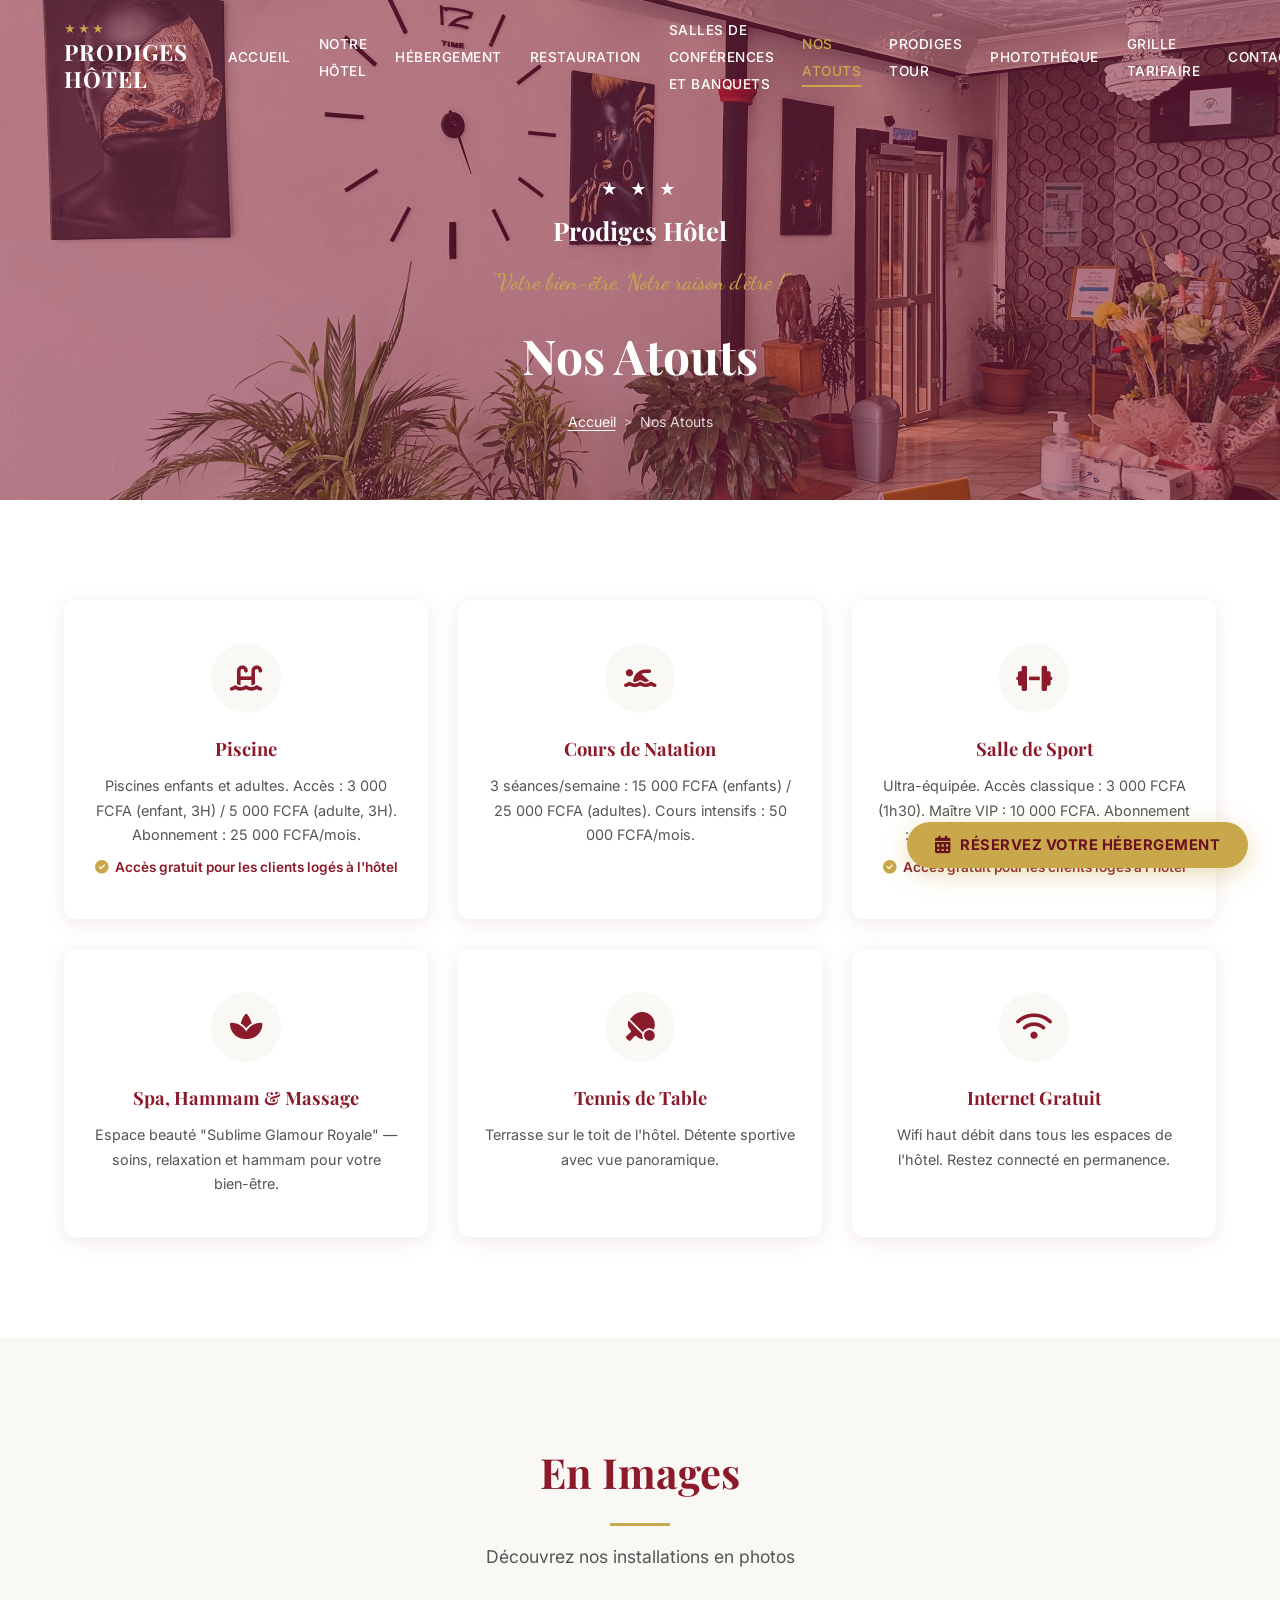
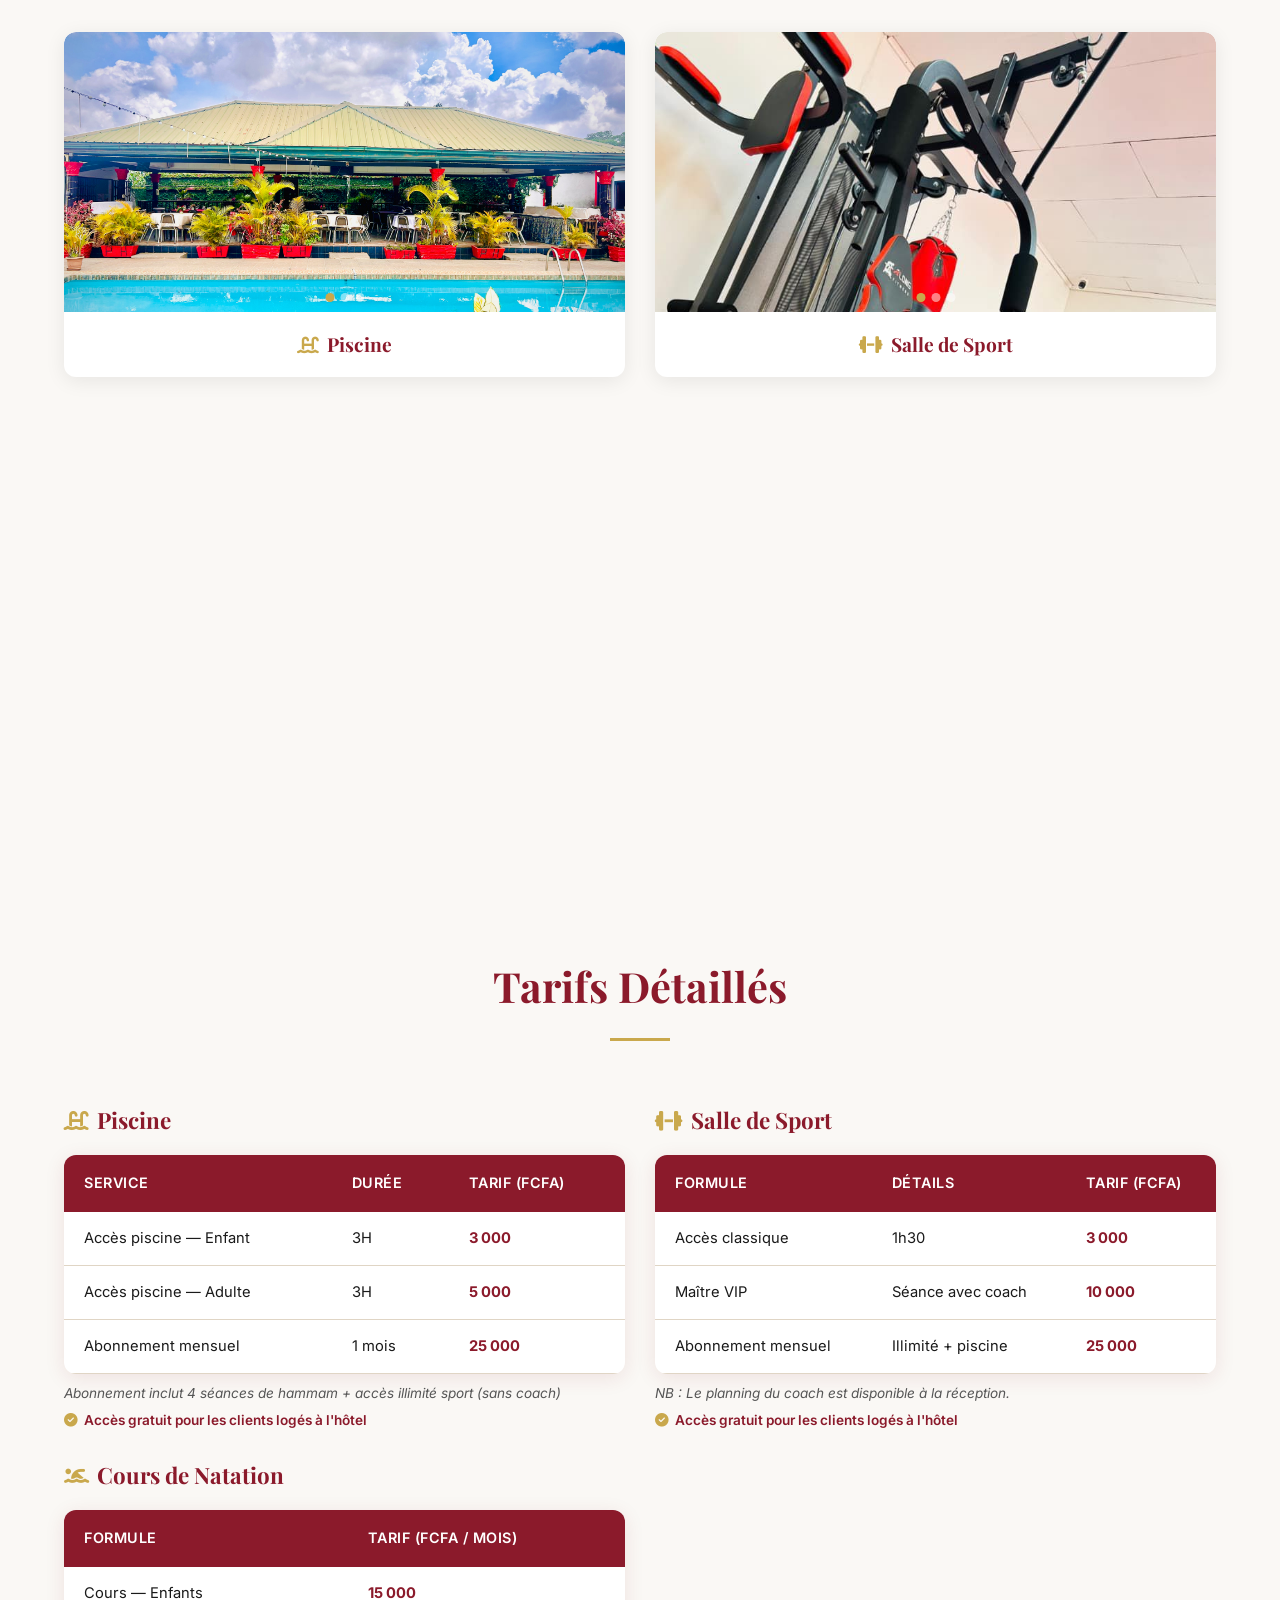
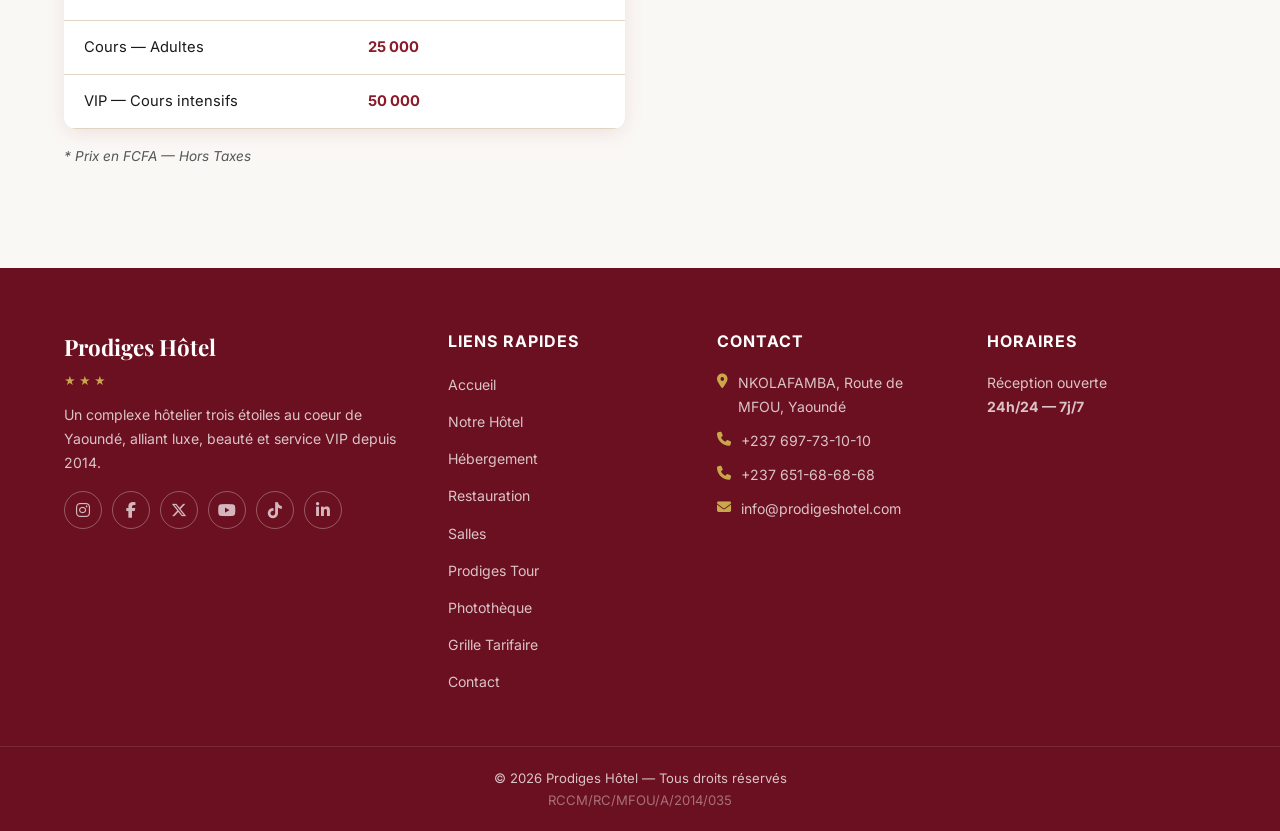
<file: nos-atouts.html>
<!DOCTYPE html>
<html lang="fr">
<head>
  <meta charset="UTF-8">
  <meta name="viewport" content="width=device-width, initial-scale=1.0">
  <title>Nos Atouts — Prodiges Hôtel ★★★</title>
  <link rel="preconnect" href="https://fonts.googleapis.com">
  <link rel="preconnect" href="https://fonts.gstatic.com" crossorigin>
  <link href="https://fonts.googleapis.com/css2?family=Dancing+Script:wght@400;700&family=Inter:wght@300;400;500;600;700&family=Playfair+Display:ital,wght@0,400;0,700;1,400&display=swap" rel="stylesheet">
  <link rel="stylesheet" href="https://cdnjs.cloudflare.com/ajax/libs/font-awesome/6.5.1/css/all.min.css">
  <link rel="stylesheet" href="style.css">
</head>
<body>

  <nav id="navbar">
    <div class="container nav-container">
      <a href="index.html" class="logo">
        <div>
          <div class="logo-stars">★★★</div>
          <div class="logo-text">Prodiges Hôtel</div>
        </div>
      </a>
      <button class="hamburger" id="hamburger" aria-label="Menu">
        <span></span><span></span><span></span>
      </button>
      <ul class="nav-links" id="nav-links">
        <li class="close-menu-li"><button class="close-menu-btn" onclick="closeMenu()">✕</button></li>
        <li><a href="index.html">Accueil</a></li>
        <li><a href="notre-hotel.html">Notre Hôtel</a></li>
        <li><a href="hebergement.html">Hébergement</a></li>
        <li><a href="restauration.html">Restauration</a></li>
        <li><a href="salles.html">Salles de conférences et banquets</a></li>
        <li><a href="nos-atouts.html" class="active">Nos Atouts</a></li>
        <li><a href="prodiges-tour.html">Prodiges Tour</a></li>
        <li><a href="phototheque.html">Photothèque</a></li>
        <li><a href="tarifs.html">Grille Tarifaire</a></li>
        <li><a href="contact.html">Contact</a></li>
      </ul>
    </div>
  </nav>

  <!-- Page Hero -->
  <section class="page-hero">
    <div class="page-hero-bg"></div>
    <div class="page-hero-overlay"></div>
    <div class="page-hero-content">
      <div class="page-hero-stars">★ ★ ★</div>
      <div class="page-hero-hotel">Prodiges Hôtel</div>
      <p class="page-hero-slogan">"Votre bien-être, Notre raison d'être !"</p>
      <h1>Nos Atouts</h1>
      <div class="breadcrumb">
        <a href="index.html">Accueil</a>
        <span class="breadcrumb-sep">&gt;</span>
        <span class="breadcrumb-current">Nos Atouts</span>
      </div>
    </div>
  </section>

  <section class="section-padding bg-white">
    <div class="container">
      <div class="amenity-grid">

        <!-- Piscine -->
        <div class="amenity-card fade-in">
          <div class="amenity-icon"><i class="fas fa-water-ladder"></i></div>
          <h3>Piscine</h3>
          <p>Piscines enfants et adultes. Accès : 3 000 FCFA (enfant, 3H) / 5 000 FCFA (adulte, 3H). Abonnement : 25 000 FCFA/mois.</p>
          <p style="font-size:0.85rem;color:var(--color-primary);font-weight:600;margin-top:8px;"><i class="fas fa-check-circle" style="color:var(--color-accent);margin-right:6px;"></i>Accès gratuit pour les clients logés à l'hôtel</p>
        </div>

        <!-- Cours de natation -->
        <div class="amenity-card fade-in">
          <div class="amenity-icon"><i class="fas fa-person-swimming"></i></div>
          <h3>Cours de Natation</h3>
          <p>3 séances/semaine : 15 000 FCFA (enfants) / 25 000 FCFA (adultes). Cours intensifs : 50 000 FCFA/mois.</p>
        </div>

        <!-- Salle de sport -->
        <div class="amenity-card fade-in">
          <div class="amenity-icon"><i class="fas fa-dumbbell"></i></div>
          <h3>Salle de Sport</h3>
          <p>Ultra-équipée. Accès classique : 3 000 FCFA (1h30). Maître VIP : 10 000 FCFA. Abonnement : 25 000 FCFA/mois (illimité + piscine).</p>
          <p style="font-size:0.85rem;color:var(--color-primary);font-weight:600;margin-top:8px;"><i class="fas fa-check-circle" style="color:var(--color-accent);margin-right:6px;"></i>Accès gratuit pour les clients logés à l'hôtel</p>
        </div>

        <!-- Spa -->
        <div class="amenity-card fade-in">
          <div class="amenity-icon"><i class="fas fa-spa"></i></div>
          <h3>Spa, Hammam & Massage</h3>
          <p>Espace beauté "Sublime Glamour Royale" — soins, relaxation et hammam pour votre bien-être.</p>
        </div>

        <!-- Tennis de table -->
        <div class="amenity-card fade-in">
          <div class="amenity-icon"><i class="fas fa-table-tennis-paddle-ball"></i></div>
          <h3>Tennis de Table</h3>
          <p>Terrasse sur le toit de l'hôtel. Détente sportive avec vue panoramique.</p>
        </div>

        <!-- Internet -->
        <div class="amenity-card fade-in">
          <div class="amenity-icon"><i class="fas fa-wifi"></i></div>
          <h3>Internet Gratuit</h3>
          <p>Wifi haut débit dans tous les espaces de l'hôtel. Restez connecté en permanence.</p>
        </div>

      </div>
    </div>
  </section>

  <!-- Galerie Photos -->
  <section class="section-padding bg-surface">
    <div class="container">
      <div class="section-header">
        <h2>En Images</h2>
        <span class="accent-line"></span>
        <p>Découvrez nos installations en photos</p>
      </div>
      <div class="atouts-gallery">
        <div class="atouts-gallery-item fade-in">
          <div class="carousel">
            <div class="carousel-track">
              <div class="carousel-slide active"><img src="images/atouts/piscine-1.jpeg" alt="Piscine" onerror="carouselImgError(this)"><div class="carousel-placeholder"><i class="fas fa-camera"></i><span>Photo bientôt disponible</span></div></div>
              <div class="carousel-slide"><img src="images/atouts/piscine-2.jpeg" alt="Piscine" onerror="carouselImgError(this)"><div class="carousel-placeholder"><i class="fas fa-camera"></i><span>Photo bientôt disponible</span></div></div>
              <div class="carousel-slide"><img src="images/atouts/piscine-3.jpeg" alt="Piscine" onerror="carouselImgError(this)"><div class="carousel-placeholder"><i class="fas fa-camera"></i><span>Photo bientôt disponible</span></div></div>
            </div>
            <button class="carousel-prev" aria-label="Précédent"><i class="fas fa-chevron-left"></i></button>
            <button class="carousel-next" aria-label="Suivant"><i class="fas fa-chevron-right"></i></button>
            <div class="carousel-dots"></div>
          </div>
          <h3><i class="fas fa-water-ladder" style="color:var(--color-accent);margin-right:8px;"></i>Piscine</h3>
        </div>
        <div class="atouts-gallery-item fade-in">
          <div class="carousel">
            <div class="carousel-track">
              <div class="carousel-slide active"><img src="images/atouts/sport-1.jpeg" alt="Salle de Sport" onerror="carouselImgError(this)"><div class="carousel-placeholder"><i class="fas fa-camera"></i><span>Photo bientôt disponible</span></div></div>
              <div class="carousel-slide"><img src="images/atouts/sport-2.jpeg" alt="Salle de Sport" onerror="carouselImgError(this)"><div class="carousel-placeholder"><i class="fas fa-camera"></i><span>Photo bientôt disponible</span></div></div>
              <div class="carousel-slide"><img src="images/atouts/sport-3.jpeg" alt="Salle de Sport" onerror="carouselImgError(this)"><div class="carousel-placeholder"><i class="fas fa-camera"></i><span>Photo bientôt disponible</span></div></div>
            </div>
            <button class="carousel-prev" aria-label="Précédent"><i class="fas fa-chevron-left"></i></button>
            <button class="carousel-next" aria-label="Suivant"><i class="fas fa-chevron-right"></i></button>
            <div class="carousel-dots"></div>
          </div>
          <h3><i class="fas fa-dumbbell" style="color:var(--color-accent);margin-right:8px;"></i>Salle de Sport</h3>
        </div>
        <div class="atouts-gallery-item fade-in">
          <div class="carousel">
            <div class="carousel-track">
              <div class="carousel-slide active"><img src="images/atouts/spa-1.jpeg" alt="Spa & Hammam" onerror="carouselImgError(this)"><div class="carousel-placeholder"><i class="fas fa-camera"></i><span>Photo bientôt disponible</span></div></div>
              <div class="carousel-slide"><img src="images/atouts/spa-2.jpeg" alt="Spa & Hammam" onerror="carouselImgError(this)"><div class="carousel-placeholder"><i class="fas fa-camera"></i><span>Photo bientôt disponible</span></div></div>
              <div class="carousel-slide"><img src="images/atouts/spa-3.jpeg" alt="Spa & Hammam" onerror="carouselImgError(this)"><div class="carousel-placeholder"><i class="fas fa-camera"></i><span>Photo bientôt disponible</span></div></div>
            </div>
            <button class="carousel-prev" aria-label="Précédent"><i class="fas fa-chevron-left"></i></button>
            <button class="carousel-next" aria-label="Suivant"><i class="fas fa-chevron-right"></i></button>
            <div class="carousel-dots"></div>
          </div>
          <h3><i class="fas fa-spa" style="color:var(--color-accent);margin-right:8px;"></i>Spa & Hammam</h3>
        </div>
        <div class="atouts-gallery-item fade-in">
          <div class="carousel">
            <div class="carousel-track">
              <div class="carousel-slide active"><img src="images/atouts/exterieur-1.jpeg" alt="Extérieur & Jardins" onerror="carouselImgError(this)"><div class="carousel-placeholder"><i class="fas fa-camera"></i><span>Photo bientôt disponible</span></div></div>
              <div class="carousel-slide"><img src="images/atouts/exterieur-2.jpeg" alt="Extérieur & Jardins" onerror="carouselImgError(this)"><div class="carousel-placeholder"><i class="fas fa-camera"></i><span>Photo bientôt disponible</span></div></div>
              <div class="carousel-slide"><img src="images/atouts/exterieur-3.jpeg" alt="Extérieur & Jardins" onerror="carouselImgError(this)"><div class="carousel-placeholder"><i class="fas fa-camera"></i><span>Photo bientôt disponible</span></div></div>
            </div>
            <button class="carousel-prev" aria-label="Précédent"><i class="fas fa-chevron-left"></i></button>
            <button class="carousel-next" aria-label="Suivant"><i class="fas fa-chevron-right"></i></button>
            <div class="carousel-dots"></div>
          </div>
          <h3><i class="fas fa-tree" style="color:var(--color-accent);margin-right:8px;"></i>Extérieur & Jardins</h3>
        </div>
      </div>
    </div>
  </section>

  <!-- Détails Piscine & Sport -->
  <section class="section-padding bg-surface">
    <div class="container">
      <div class="section-header">
        <h2>Tarifs Détaillés</h2>
        <span class="accent-line"></span>
      </div>

      <div style="display:grid;grid-template-columns:1fr 1fr;gap:30px;">
        <!-- Piscine -->
        <div class="fade-in">
          <h3 style="font-family:var(--font-heading);font-size:1.4rem;color:var(--color-primary);margin-bottom:16px;"><i class="fas fa-water-ladder" style="color:var(--color-accent);margin-right:8px;"></i>Piscine</h3>
          <table class="price-table">
            <thead>
              <tr><th>Service</th><th>Durée</th><th>Tarif (FCFA)</th></tr>
            </thead>
            <tbody>
              <tr><td>Accès piscine — Enfant</td><td>3H</td><td class="price-value">3 000</td></tr>
              <tr><td>Accès piscine — Adulte</td><td>3H</td><td class="price-value">5 000</td></tr>
              <tr><td>Abonnement mensuel</td><td>1 mois</td><td class="price-value">25 000</td></tr>
            </tbody>
          </table>
          <p style="margin-top:8px;font-size:0.85rem;color:var(--color-text-muted);font-style:italic;">Abonnement inclut 4 séances de hammam + accès illimité sport (sans coach)</p>
          <p style="margin-top:4px;font-size:0.85rem;color:var(--color-primary);font-weight:600;"><i class="fas fa-check-circle" style="color:var(--color-accent);margin-right:6px;"></i>Accès gratuit pour les clients logés à l'hôtel</p>

          <h3 style="font-family:var(--font-heading);font-size:1.4rem;color:var(--color-primary);margin:24px 0 16px;"><i class="fas fa-person-swimming" style="color:var(--color-accent);margin-right:8px;"></i>Cours de Natation</h3>
          <table class="price-table">
            <thead>
              <tr><th>Formule</th><th>Tarif (FCFA / mois)</th></tr>
            </thead>
            <tbody>
              <tr><td>Cours — Enfants</td><td class="price-value">15 000</td></tr>
              <tr><td>Cours — Adultes</td><td class="price-value">25 000</td></tr>
              <tr><td>VIP — Cours intensifs</td><td class="price-value">50 000</td></tr>
            </tbody>
          </table>
        </div>

        <!-- Sport -->
        <div class="fade-in">
          <h3 style="font-family:var(--font-heading);font-size:1.4rem;color:var(--color-primary);margin-bottom:16px;"><i class="fas fa-dumbbell" style="color:var(--color-accent);margin-right:8px;"></i>Salle de Sport</h3>
          <table class="price-table">
            <thead>
              <tr><th>Formule</th><th>Détails</th><th>Tarif (FCFA)</th></tr>
            </thead>
            <tbody>
              <tr><td>Accès classique</td><td>1h30</td><td class="price-value">3 000</td></tr>
              <tr><td>Maître VIP</td><td>Séance avec coach</td><td class="price-value">10 000</td></tr>
              <tr><td>Abonnement mensuel</td><td>Illimité + piscine</td><td class="price-value">25 000</td></tr>
            </tbody>
          </table>
          <p style="margin-top:8px;font-size:0.85rem;color:var(--color-text-muted);font-style:italic;">NB : Le planning du coach est disponible à la réception.</p>
          <p style="margin-top:4px;font-size:0.85rem;color:var(--color-primary);font-weight:600;"><i class="fas fa-check-circle" style="color:var(--color-accent);margin-right:6px;"></i>Accès gratuit pour les clients logés à l'hôtel</p>
        </div>
      </div>

      <p class="price-note">* Prix en FCFA — Hors Taxes</p>
    </div>
  </section>

  <!-- Footer -->
  <footer id="footer">
    <div class="container footer-grid">
      <div class="footer-col">
        <h3>Prodiges Hôtel</h3>
        <div class="footer-stars">★ ★ ★</div>
        <p>Un complexe hôtelier trois étoiles au coeur de Yaoundé, alliant luxe, beauté et service VIP depuis 2014.</p>
                <div class="footer-social">
          <a href="https://www.instagram.com/prodiges_hotel?igsh=MW0yanBkdGNseXp1ag==" aria-label="Instagram" target="_blank" rel="noopener"><i class="fab fa-instagram"></i></a>
          <a href="https://www.facebook.com/prodigeshotel" aria-label="Facebook" target="_blank" rel="noopener"><i class="fab fa-facebook-f"></i></a>
          <a href="https://x.com/prodigeshotel" aria-label="X" target="_blank" rel="noopener"><i class="fab fa-x-twitter"></i></a>
          <a href="https://www.youtube.com/@Pedigesh%C3%B4tel" aria-label="YouTube" target="_blank" rel="noopener"><i class="fab fa-youtube"></i></a>
          <a href="https://www.tiktok.com/@prodiges_hotel?_r=1&amp;_t=ZS-96UVyubA2lh" aria-label="TikTok" target="_blank" rel="noopener"><i class="fab fa-tiktok"></i></a>
          <a href="https://www.linkedin.com/in/prodiges-h%C3%B4tel-5085303b6" aria-label="LinkedIn" target="_blank" rel="noopener"><i class="fab fa-linkedin-in"></i></a>
        </div>
      </div>
      <div class="footer-col">
        <h4>Liens Rapides</h4>
        <ul>
          <li><a href="index.html">Accueil</a></li>
          <li><a href="notre-hotel.html">Notre Hôtel</a></li>
          <li><a href="hebergement.html">Hébergement</a></li>
          <li><a href="restauration.html">Restauration</a></li>
          <li><a href="salles.html">Salles</a></li>
          <li><a href="prodiges-tour.html">Prodiges Tour</a></li>
          <li><a href="phototheque.html">Photothèque</a></li>
          <li><a href="tarifs.html">Grille Tarifaire</a></li>
          <li><a href="contact.html">Contact</a></li>
        </ul>
      </div>
      <div class="footer-col">
        <h4>Contact</h4>
        <div class="footer-contact-item"><i class="fas fa-location-dot"></i><span>NKOLAFAMBA, Route de MFOU, Yaoundé</span></div>
        <div class="footer-contact-item"><i class="fas fa-phone"></i><span>+237 697-73-10-10</span></div>
        <div class="footer-contact-item"><i class="fas fa-phone"></i><span>+237 651-68-68-68</span></div>
        <div class="footer-contact-item"><i class="fas fa-envelope"></i><span>info@prodigeshotel.com</span></div>
      </div>
      <div class="footer-col">
        <h4>Horaires</h4>
        <p>Réception ouverte<br><strong>24h/24 — 7j/7</strong></p>
      </div>
    </div>
    <div class="footer-bottom">
      <div class="container">
        <p>&copy; 2026 Prodiges Hôtel — Tous droits réservés</p>
        <span>RCCM/RC/MFOU/A/2014/035</span>
      </div>
    </div>
  </footer>


  <!-- Bouton Flottant Réserver -->
  <button class="floating-reserve" id="floating-reserve-btn" aria-label="Réservez votre hébergement">
    <i class="fas fa-calendar-days"></i>
    <span>Réservez votre hébergement</span>
  </button>

  <!-- Modal Réservation -->
  <div class="modal-overlay" id="reservation-modal">
    <div class="modal">
      <button class="modal-close" id="modal-close" aria-label="Fermer">&times;</button>
      <h2>Réservation</h2>
      <p class="modal-subtitle">Remplissez le formulaire ci-dessous et notre équipe vous contactera.</p>
      <form id="reservation-form" action="https://formspree.io/f/mojbyvvz" method="POST">
          <input type="hidden" name="_subject" value="Nouvelle demande — Prodiges Hôtel">
        <div class="form-group">
          <label for="res-name">Nom complet</label>
          <input type="text" id="res-name" name="name" required placeholder="Jean Kamga">
        </div>
        <div class="form-row">
          <div class="form-group">
            <label for="res-email">Email</label>
            <input type="email" id="res-email" name="email" required placeholder="jean@email.com">
          </div>
          <div class="form-group">
            <label for="res-whatsapp">Numéro WhatsApp</label>
            <input type="tel" id="res-whatsapp" name="whatsapp" placeholder="+237 6XX XX XX XX">
          </div>
        </div>
        <div class="form-group">
          <label for="res-pays">Pays</label>
          <input type="text" id="res-pays" name="pays" placeholder="Votre pays">
        </div>
        <div class="form-row">
          <div class="form-group">
            <label for="res-checkin">Date d'arrivée</label>
            <input type="date" id="res-checkin" name="checkin" required>
          </div>
          <div class="form-group">
            <label for="res-checkout">Date de départ</label>
            <input type="date" id="res-checkout" name="checkout" required>
          </div>
        </div>
        <div class="form-row">
          <div class="form-group">
            <label for="res-room">Type de chambre</label>
            <select id="res-room" name="room" required>
              <option value="">Sélectionnez</option>
              <option value="eco">Chambre ECO</option>
              <option value="vip">Chambre VIP</option>
              <option value="gold">Chambre Gold</option>
              <option value="jumeaux">Chambre Lits jumeaux</option>
              <option value="wide">Chambre Wide ultra spacieuse</option>
              <option value="ministerielle">Suite Ministérielle</option>
              <option value="presidentielle">Suite Présidentielle</option>
            </select>
          </div>
          <div class="form-group">
            <label for="res-guests">Nombre de personnes</label>
            <input type="number" id="res-guests" name="guests" min="1" max="10" value="2">
          </div>
        </div>
        <div class="modal-buttons">
          <button type="submit" class="btn btn-bordeaux">Confirmer la demande</button>
          <button type="button" class="btn-cancel" id="modal-cancel">Annuler</button>
        </div>
      </form>
    </div>
  </div>

  <script src="script.js"></script>
  <script src="carousel.js"></script>
</body>
</html>
</file>
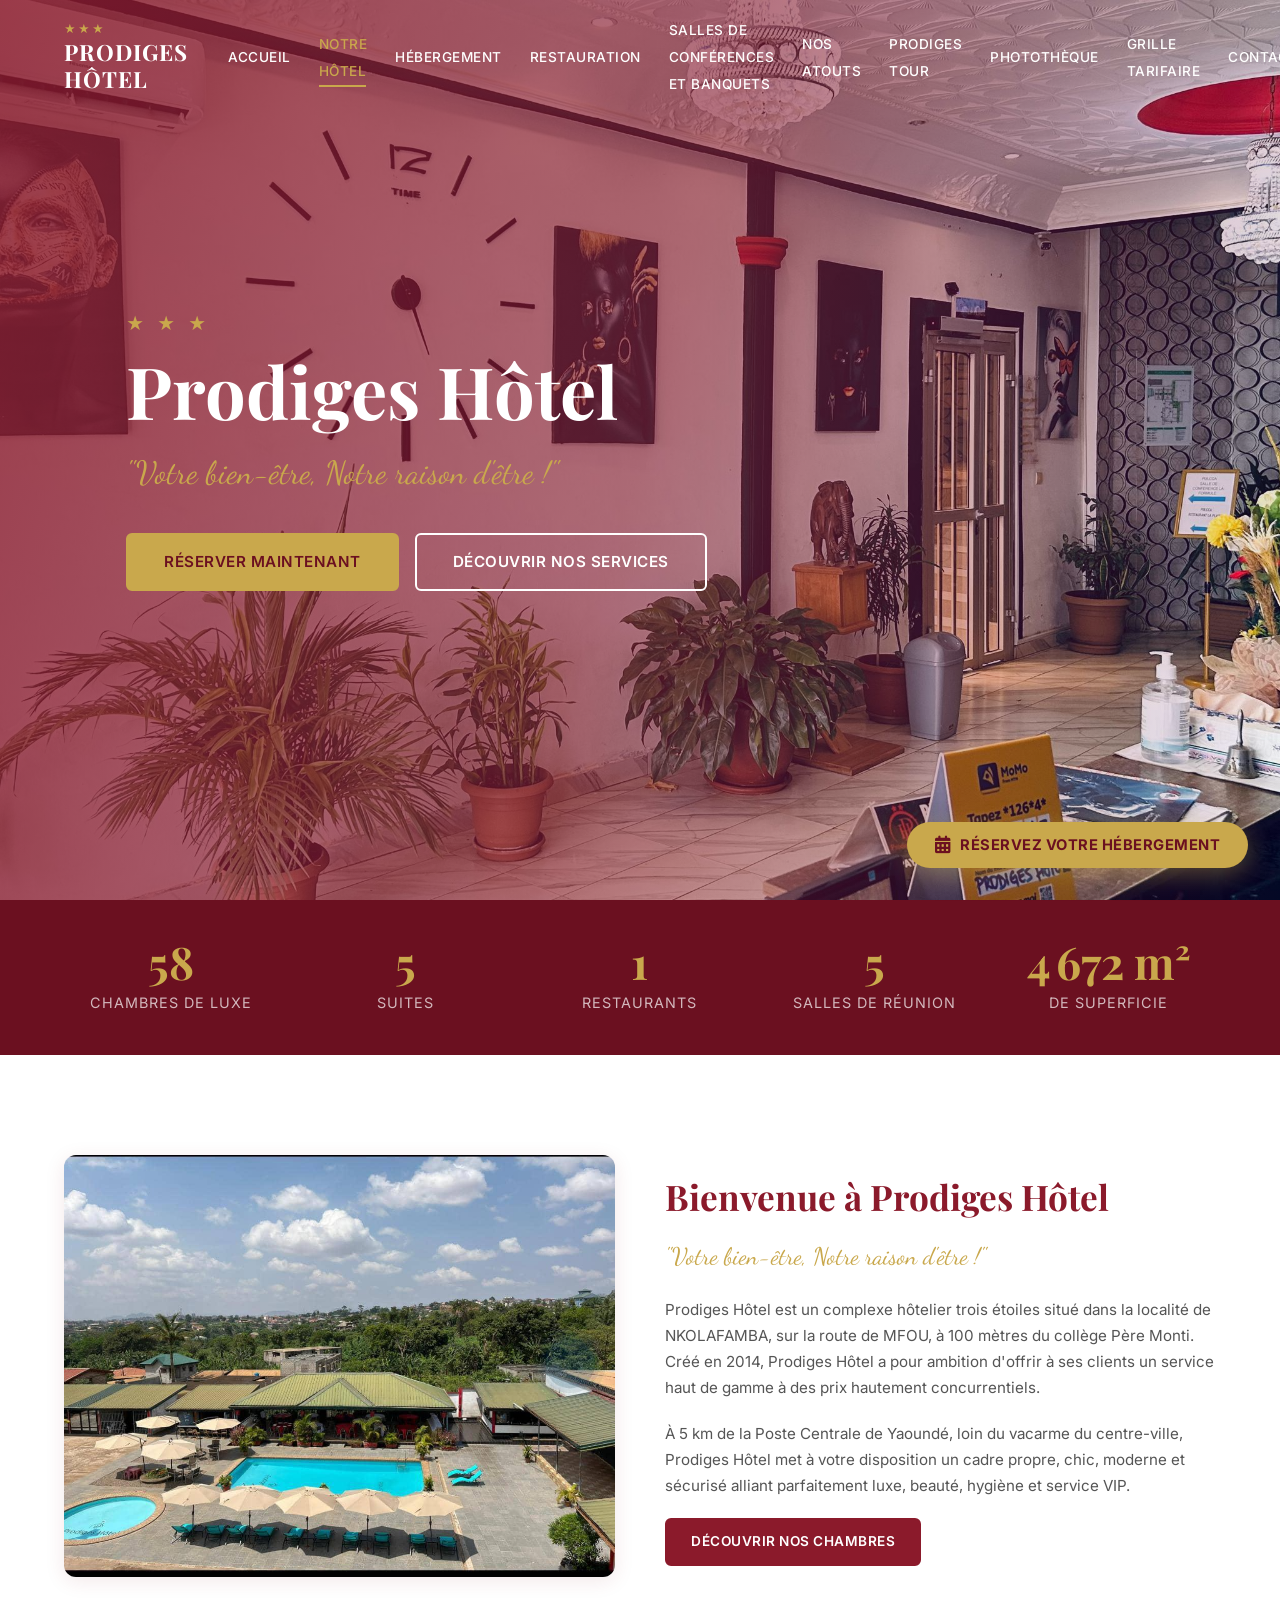
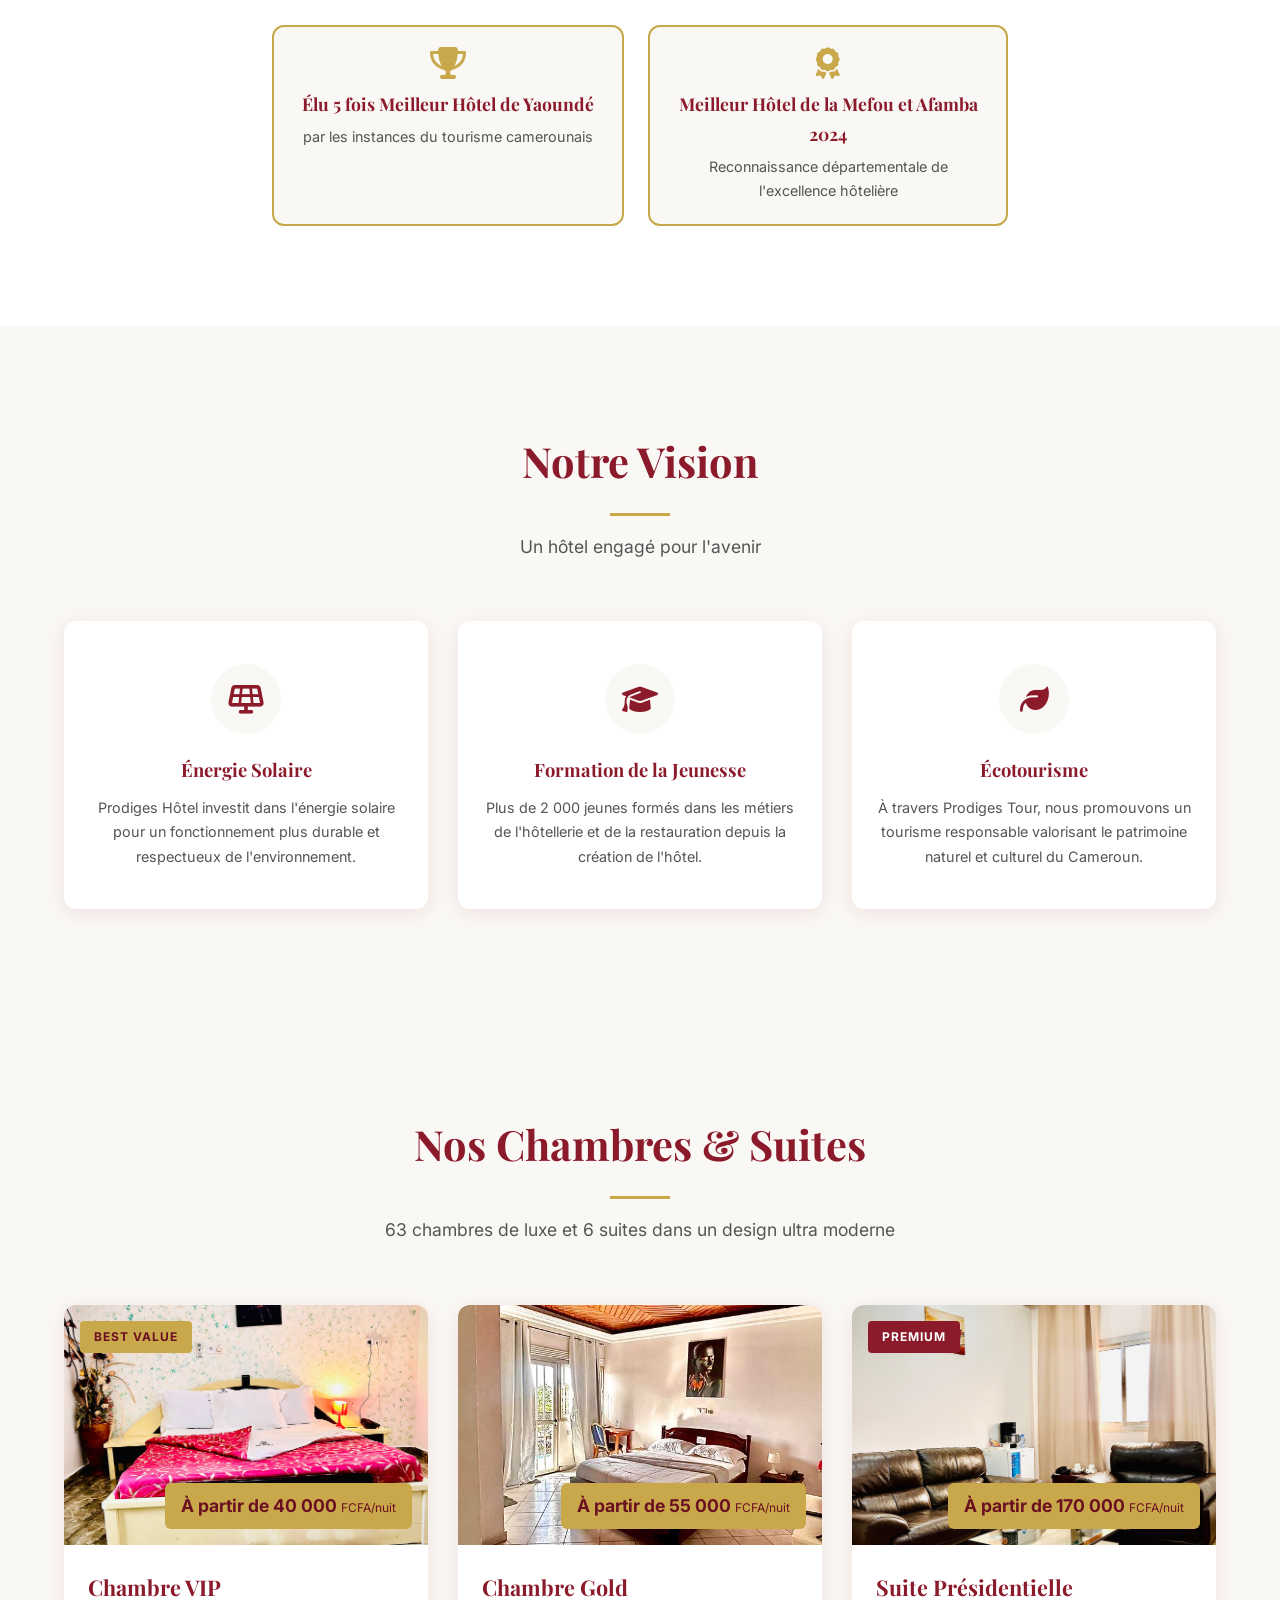
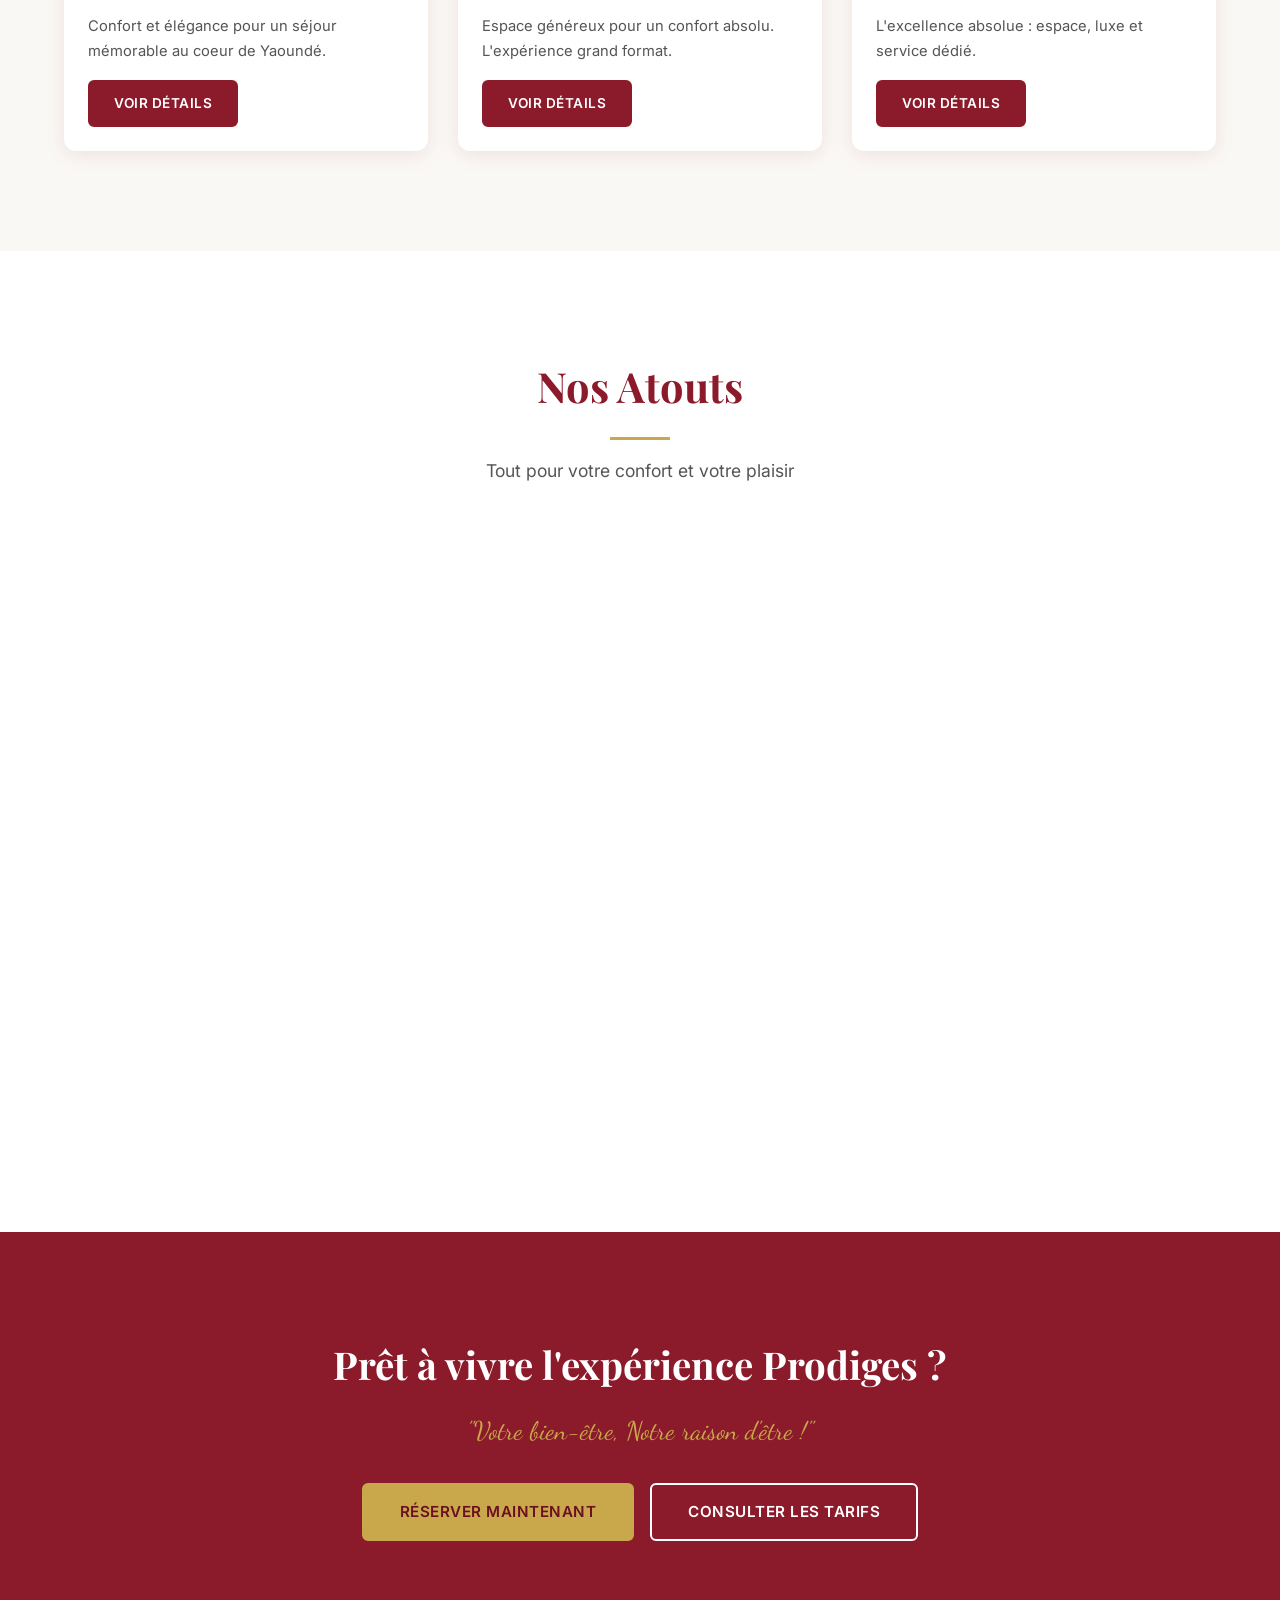
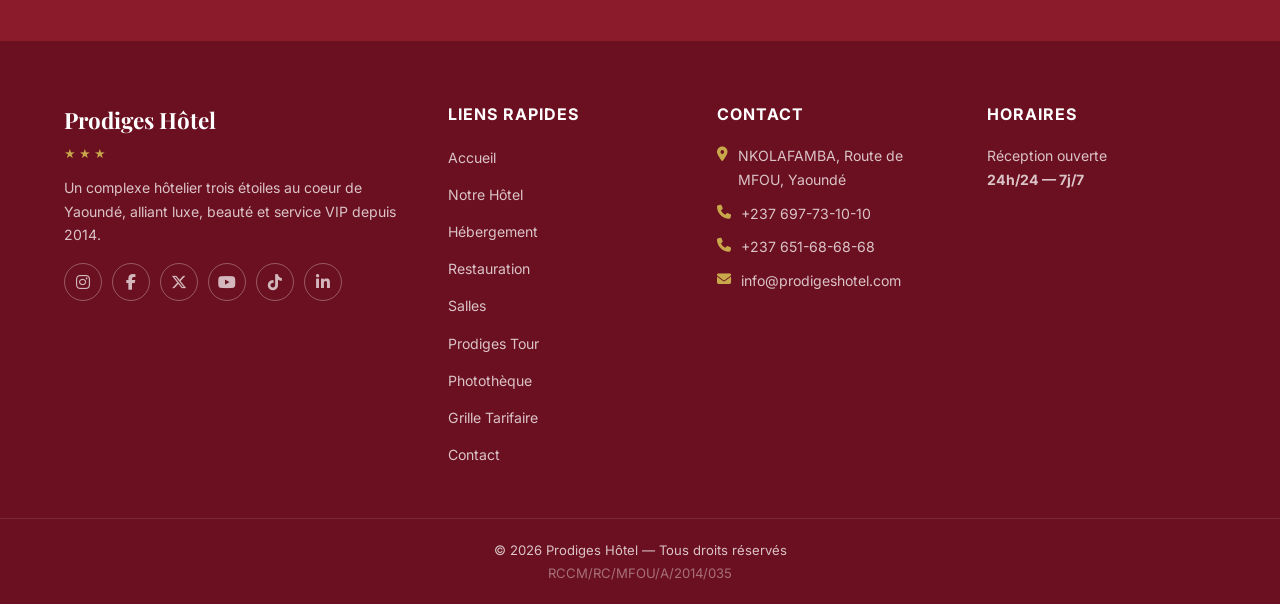
<file: notre-hotel.html>
<!DOCTYPE html>
<html lang="fr">
<head>
  <meta charset="UTF-8">
  <meta name="viewport" content="width=device-width, initial-scale=1.0">
  <title>Notre Hôtel — Prodiges Hôtel ★★★</title>
  <link rel="preconnect" href="https://fonts.googleapis.com">
  <link rel="preconnect" href="https://fonts.gstatic.com" crossorigin>
  <link href="https://fonts.googleapis.com/css2?family=Dancing+Script:wght@400;700&family=Inter:wght@300;400;500;600;700&family=Playfair+Display:ital,wght@0,400;0,700;1,400&display=swap" rel="stylesheet">
  <link rel="stylesheet" href="https://cdnjs.cloudflare.com/ajax/libs/font-awesome/6.5.1/css/all.min.css">
  <link rel="stylesheet" href="style.css">
</head>
<body>

  <!-- Navigation -->
  <nav id="navbar">
    <div class="container nav-container">
      <a href="index.html" class="logo">
        <div>
          <div class="logo-stars">★★★</div>
          <div class="logo-text">Prodiges Hôtel</div>
        </div>
      </a>
      <button class="hamburger" id="hamburger" aria-label="Menu">
        <span></span><span></span><span></span>
      </button>
      <ul class="nav-links" id="nav-links">
        <li class="close-menu-li"><button class="close-menu-btn" onclick="closeMenu()">✕</button></li>
        <li><a href="index.html">Accueil</a></li>
        <li><a href="notre-hotel.html" class="active">Notre Hôtel</a></li>
        <li><a href="hebergement.html">Hébergement</a></li>
        <li><a href="restauration.html">Restauration</a></li>
        <li><a href="salles.html">Salles de conférences et banquets</a></li>
        <li><a href="nos-atouts.html">Nos Atouts</a></li>
        <li><a href="prodiges-tour.html">Prodiges Tour</a></li>
        <li><a href="phototheque.html">Photothèque</a></li>
        <li><a href="tarifs.html">Grille Tarifaire</a></li>
        <li><a href="contact.html">Contact</a></li>
      </ul>
    </div>
  </nav>

  <!-- Hero -->
  <section id="hero">
    <div class="hero-bg"></div>
    <div class="hero-overlay"></div>
    <div class="hero-content">
      <div class="hero-stars">★ ★ ★</div>
      <h1>Prodiges Hôtel</h1>
      <p class="hero-slogan">"Votre bien-être, Notre raison d'être !"</p>
      <div class="hero-buttons">
        <a href="contact.html" class="btn btn-primary">Réserver maintenant</a>
        <a href="nos-atouts.html" class="btn btn-outline">Découvrir nos services</a>
      </div>
    </div>
  </section>

  <!-- Stats Bar -->
  <div class="stats-bar">
    <div class="container">
      <div class="stats-grid">
        <div class="stat-item">
          <h3 data-count="63">0</h3>
          <p>Chambres de luxe</p>
        </div>
        <div class="stat-item">
          <h3 data-count="6">0</h3>
          <p>Suites</p>
        </div>
        <div class="stat-item">
          <h3 data-count="2">0</h3>
          <p>Restaurants</p>
        </div>
        <div class="stat-item">
          <h3 data-count="6">0</h3>
          <p>Salles de réunion</p>
        </div>
        <div class="stat-item">
          <h3 data-count="5000" data-suffix=" m²">0</h3>
          <p>De superficie</p>
        </div>
      </div>
    </div>
  </div>

  <!-- Présentation -->
  <section class="section-padding bg-white">
    <div class="container">
      <div class="intro-grid fade-in">
        <div class="intro-img">
          <img src="images/hotel-general.jpeg" alt="Vue de Prodiges Hôtel">
        </div>
        <div class="intro-text">
          <h2>Bienvenue à Prodiges Hôtel</h2>
          <p class="slogan">"Votre bien-être, Notre raison d'être !"</p>
          <p>Prodiges Hôtel est un complexe hôtelier trois étoiles situé dans la localité de NKOLAFAMBA, sur la route de MFOU, à 100 mètres du collège Père Monti. Créé en 2014, Prodiges Hôtel a pour ambition d'offrir à ses clients un service haut de gamme à des prix hautement concurrentiels.</p>
          <p>À 5 km de la Poste Centrale de Yaoundé, loin du vacarme du centre-ville, Prodiges Hôtel met à votre disposition un cadre propre, chic, moderne et sécurisé alliant parfaitement luxe, beauté, hygiène et service VIP.</p>
          <a href="hebergement.html" class="btn btn-bordeaux btn-sm">Découvrir nos chambres</a>
        </div>
      </div>

      <!-- Distinctions -->
      <div style="display:flex;gap:24px;justify-content:center;flex-wrap:wrap;margin-top:48px;">
        <div class="fade-in" style="background:var(--color-surface);border:2px solid var(--color-accent);border-radius:12px;padding:20px 28px;text-align:center;max-width:360px;">
          <i class="fas fa-trophy" style="font-size:2rem;color:var(--color-accent);margin-bottom:10px;display:block;"></i>
          <h4 style="font-family:var(--font-heading);color:var(--color-primary);font-size:1.1rem;margin-bottom:6px;">Élu 5 fois Meilleur Hôtel de Yaoundé</h4>
          <p style="color:var(--color-text-muted);font-size:0.9rem;">par les instances du tourisme camerounais</p>
        </div>
        <div class="fade-in" style="background:var(--color-surface);border:2px solid var(--color-accent);border-radius:12px;padding:20px 28px;text-align:center;max-width:360px;">
          <i class="fas fa-award" style="font-size:2rem;color:var(--color-accent);margin-bottom:10px;display:block;"></i>
          <h4 style="font-family:var(--font-heading);color:var(--color-primary);font-size:1.1rem;margin-bottom:6px;">Meilleur Hôtel de la Mefou et Afamba 2024</h4>
          <p style="color:var(--color-text-muted);font-size:0.9rem;">Reconnaissance départementale de l'excellence hôtelière</p>
        </div>
      </div>
    </div>
  </section>

  <!-- Notre Vision -->
  <section class="section-padding bg-surface">
    <div class="container">
      <div class="section-header">
        <h2>Notre Vision</h2>
        <span class="accent-line"></span>
        <p>Un hôtel engagé pour l'avenir</p>
      </div>
      <div class="amenity-grid" style="grid-template-columns: repeat(3, 1fr);">
        <div class="amenity-card fade-in">
          <div class="amenity-icon"><i class="fas fa-solar-panel"></i></div>
          <h3>Énergie Solaire</h3>
          <p>Prodiges Hôtel investit dans l'énergie solaire pour un fonctionnement plus durable et respectueux de l'environnement.</p>
        </div>
        <div class="amenity-card fade-in">
          <div class="amenity-icon"><i class="fas fa-graduation-cap"></i></div>
          <h3>Formation de la Jeunesse</h3>
          <p>Plus de 2 000 jeunes formés dans les métiers de l'hôtellerie et de la restauration depuis la création de l'hôtel.</p>
        </div>
        <div class="amenity-card fade-in">
          <div class="amenity-icon"><i class="fas fa-leaf"></i></div>
          <h3>Écotourisme</h3>
          <p>À travers Prodiges Tour, nous promouvons un tourisme responsable valorisant le patrimoine naturel et culturel du Cameroun.</p>
        </div>
      </div>
    </div>
  </section>

  <!-- Aperçu Chambres -->
  <section class="section-padding bg-surface">
    <div class="container">
      <div class="section-header">
        <h2>Nos Chambres & Suites</h2>
        <span class="accent-line"></span>
        <p>63 chambres de luxe et 6 suites dans un design ultra moderne</p>
      </div>
      <div class="rooms-grid">
        <div class="card fade-in">
          <div class="card-image">
            <img src="images/hebergement/vip-1.jpeg" alt="Chambre VIP">
            <span class="card-badge badge-gold">Best Value</span>
            <span class="card-price">À partir de 40 000 <small>FCFA/nuit</small></span>
          </div>
          <div class="card-body">
            <h3>Chambre VIP</h3>
            <p>Confort et élégance pour un séjour mémorable au coeur de Yaoundé.</p>
            <a href="hebergement.html" class="btn btn-bordeaux btn-sm">Voir détails</a>
          </div>
        </div>
        <div class="card fade-in">
          <div class="card-image">
            <img src="images/hebergement/gold-1.jpeg" alt="Chambre Gold" onerror="this.style.display='none';">
            <span class="card-price">À partir de 55 000 <small>FCFA/nuit</small></span>
          </div>
          <div class="card-body">
            <h3>Chambre Gold</h3>
            <p>Espace généreux pour un confort absolu. L'expérience grand format.</p>
            <a href="hebergement.html" class="btn btn-bordeaux btn-sm">Voir détails</a>
          </div>
        </div>
        <div class="card fade-in">
          <div class="card-image">
            <img src="images/hebergement/suite-presidentielle-1.jpeg" alt="Suite Présidentielle">
            <span class="card-badge badge-premium">Premium</span>
            <span class="card-price">À partir de 170 000 <small>FCFA/nuit</small></span>
          </div>
          <div class="card-body">
            <h3>Suite Présidentielle</h3>
            <p>L'excellence absolue : espace, luxe et service dédié.</p>
            <a href="hebergement.html" class="btn btn-bordeaux btn-sm">Voir détails</a>
          </div>
        </div>
      </div>
    </div>
  </section>

  <!-- Aperçu Services -->
  <section class="section-padding bg-white">
    <div class="container">
      <div class="section-header">
        <h2>Nos Atouts</h2>
        <span class="accent-line"></span>
        <p>Tout pour votre confort et votre plaisir</p>
      </div>
      <div class="amenity-grid">
        <div class="amenity-card fade-in">
          <div class="amenity-icon"><i class="fas fa-water-ladder"></i></div>
          <h3>Piscine</h3>
          <p>Piscines enfants et adultes pour se détendre sous le soleil équatorial.</p>
          <p style="font-size:0.85rem;color:var(--color-primary);font-weight:600;margin-top:6px;"><i class="fas fa-check-circle" style="color:var(--color-accent);margin-right:4px;"></i>Accès gratuit pour les clients logés</p>
        </div>
        <div class="amenity-card fade-in">
          <div class="amenity-icon"><i class="fas fa-utensils"></i></div>
          <h3>2 Restaurants</h3>
          <p>Cuisine camerounaise et internationale dans deux cadres uniques.</p>
        </div>
        <div class="amenity-card fade-in">
          <div class="amenity-icon"><i class="fas fa-dumbbell"></i></div>
          <h3>Salle de Sport</h3>
          <p>Équipements dernière génération avec coach personnel.</p>
          <p style="font-size:0.85rem;color:var(--color-primary);font-weight:600;margin-top:6px;"><i class="fas fa-check-circle" style="color:var(--color-accent);margin-right:4px;"></i>Accès gratuit pour les clients logés</p>
        </div>
        <div class="amenity-card fade-in">
          <div class="amenity-icon"><i class="fas fa-spa"></i></div>
          <h3>Spa & Hammam</h3>
          <p>Espace beauté "Sublime Glamour Royale" pour votre bien-être.</p>
        </div>
        <div class="amenity-card fade-in">
          <div class="amenity-icon"><i class="fas fa-people-roof"></i></div>
          <h3>Salles de conférence</h3>
          <p>6 salles modulables pour tous vos événements professionnels.</p>
        </div>
        <div class="amenity-card fade-in">
          <div class="amenity-icon"><i class="fas fa-wifi"></i></div>
          <h3>Internet Gratuit</h3>
          <p>Wifi haut débit dans tous les espaces de l'hôtel.</p>
        </div>
      </div>
    </div>
  </section>

  <!-- CTA Section -->
  <section class="section-padding bg-primary text-center">
    <div class="container">
      <h2 style="font-family:var(--font-heading);font-size:2.4rem;color:#fff;margin-bottom:12px;">Prêt à vivre l'expérience Prodiges ?</h2>
      <p class="script-text" style="font-size:1.6rem;margin-bottom:30px;">"Votre bien-être, Notre raison d'être !"</p>
      <div style="display:flex;gap:16px;justify-content:center;flex-wrap:wrap;">
        <a href="contact.html" class="btn btn-primary">Réserver maintenant</a>
        <a href="tarifs.html" class="btn btn-outline">Consulter les tarifs</a>
      </div>
    </div>
  </section>

  <!-- Footer -->
  <footer id="footer">
    <div class="container footer-grid">
      <div class="footer-col">
        <h3>Prodiges Hôtel</h3>
        <div class="footer-stars">★ ★ ★</div>
        <p>Un complexe hôtelier trois étoiles au coeur de Yaoundé, alliant luxe, beauté et service VIP depuis 2014.</p>
                <div class="footer-social">
          <a href="https://www.instagram.com/prodiges_hotel?igsh=MW0yanBkdGNseXp1ag==" aria-label="Instagram" target="_blank" rel="noopener"><i class="fab fa-instagram"></i></a>
          <a href="https://www.facebook.com/prodigeshotel" aria-label="Facebook" target="_blank" rel="noopener"><i class="fab fa-facebook-f"></i></a>
          <a href="https://x.com/prodigeshotel" aria-label="X" target="_blank" rel="noopener"><i class="fab fa-x-twitter"></i></a>
          <a href="https://www.youtube.com/@Pedigesh%C3%B4tel" aria-label="YouTube" target="_blank" rel="noopener"><i class="fab fa-youtube"></i></a>
          <a href="https://www.tiktok.com/@prodiges_hotel?_r=1&amp;_t=ZS-96UVyubA2lh" aria-label="TikTok" target="_blank" rel="noopener"><i class="fab fa-tiktok"></i></a>
          <a href="https://www.linkedin.com/in/prodiges-h%C3%B4tel-5085303b6" aria-label="LinkedIn" target="_blank" rel="noopener"><i class="fab fa-linkedin-in"></i></a>
        </div>
      </div>
      <div class="footer-col">
        <h4>Liens Rapides</h4>
        <ul>
          <li><a href="index.html">Accueil</a></li>
          <li><a href="notre-hotel.html">Notre Hôtel</a></li>
          <li><a href="hebergement.html">Hébergement</a></li>
          <li><a href="restauration.html">Restauration</a></li>
          <li><a href="salles.html">Salles</a></li>
          <li><a href="prodiges-tour.html">Prodiges Tour</a></li>
          <li><a href="phototheque.html">Photothèque</a></li>
          <li><a href="tarifs.html">Grille Tarifaire</a></li>
          <li><a href="contact.html">Contact</a></li>
        </ul>
      </div>
      <div class="footer-col">
        <h4>Contact</h4>
        <div class="footer-contact-item"><i class="fas fa-location-dot"></i><span>NKOLAFAMBA, Route de MFOU, Yaoundé</span></div>
        <div class="footer-contact-item"><i class="fas fa-phone"></i><span>+237 697-73-10-10</span></div>
        <div class="footer-contact-item"><i class="fas fa-phone"></i><span>+237 651-68-68-68</span></div>
        <div class="footer-contact-item"><i class="fas fa-envelope"></i><span>info@prodigeshotel.com</span></div>
      </div>
      <div class="footer-col">
        <h4>Horaires</h4>
        <p>Réception ouverte<br><strong>24h/24 — 7j/7</strong></p>
      </div>
    </div>
    <div class="footer-bottom">
      <div class="container">
        <p>&copy; 2026 Prodiges Hôtel — Tous droits réservés</p>
        <span>RCCM/RC/MFOU/A/2014/035</span>
      </div>
    </div>
  </footer>


  <!-- Bouton Flottant Réserver -->
  <button class="floating-reserve" id="floating-reserve-btn" aria-label="Réservez votre hébergement">
    <i class="fas fa-calendar-days"></i>
    <span>Réservez votre hébergement</span>
  </button>

  <!-- Modal Réservation -->
  <div class="modal-overlay" id="reservation-modal">
    <div class="modal">
      <button class="modal-close" id="modal-close" aria-label="Fermer">&times;</button>
      <h2>Réservation</h2>
      <p class="modal-subtitle">Remplissez le formulaire ci-dessous et notre équipe vous contactera.</p>
      <form id="reservation-form" action="https://formspree.io/f/mojbyvvz" method="POST">
          <input type="hidden" name="_subject" value="Nouvelle demande — Prodiges Hôtel">
        <div class="form-group">
          <label for="res-name">Nom complet</label>
          <input type="text" id="res-name" name="name" required placeholder="Jean Kamga">
        </div>
        <div class="form-row">
          <div class="form-group">
            <label for="res-email">Email</label>
            <input type="email" id="res-email" name="email" required placeholder="jean@email.com">
          </div>
          <div class="form-group">
            <label for="res-whatsapp">Numéro WhatsApp</label>
            <input type="tel" id="res-whatsapp" name="whatsapp" placeholder="+237 6XX XX XX XX">
          </div>
        </div>
        <div class="form-group">
          <label for="res-pays">Pays</label>
          <input type="text" id="res-pays" name="pays" placeholder="Votre pays">
        </div>
        <div class="form-row">
          <div class="form-group">
            <label for="res-checkin">Date d'arrivée</label>
            <input type="date" id="res-checkin" name="checkin" required>
          </div>
          <div class="form-group">
            <label for="res-checkout">Date de départ</label>
            <input type="date" id="res-checkout" name="checkout" required>
          </div>
        </div>
        <div class="form-row">
          <div class="form-group">
            <label for="res-room">Type de chambre</label>
            <select id="res-room" name="room" required>
              <option value="">Sélectionnez</option>
              <option value="eco">Chambre ECO</option>
              <option value="vip">Chambre VIP</option>
              <option value="gold">Chambre Gold</option>
              <option value="jumeaux">Chambre Lits jumeaux</option>
              <option value="wide">Chambre Wide ultra spacieuse</option>
              <option value="ministerielle">Suite Ministérielle</option>
              <option value="presidentielle">Suite Présidentielle</option>
            </select>
          </div>
          <div class="form-group">
            <label for="res-guests">Nombre de personnes</label>
            <input type="number" id="res-guests" name="guests" min="1" max="10" value="2">
          </div>
        </div>
        <div class="modal-buttons">
          <button type="submit" class="btn btn-bordeaux">Confirmer la demande</button>
          <button type="button" class="btn-cancel" id="modal-cancel">Annuler</button>
        </div>
      </form>
    </div>
  </div>

  <script src="script.js"></script>
  <script src="carousel.js"></script>
</body>
</html>
</file>
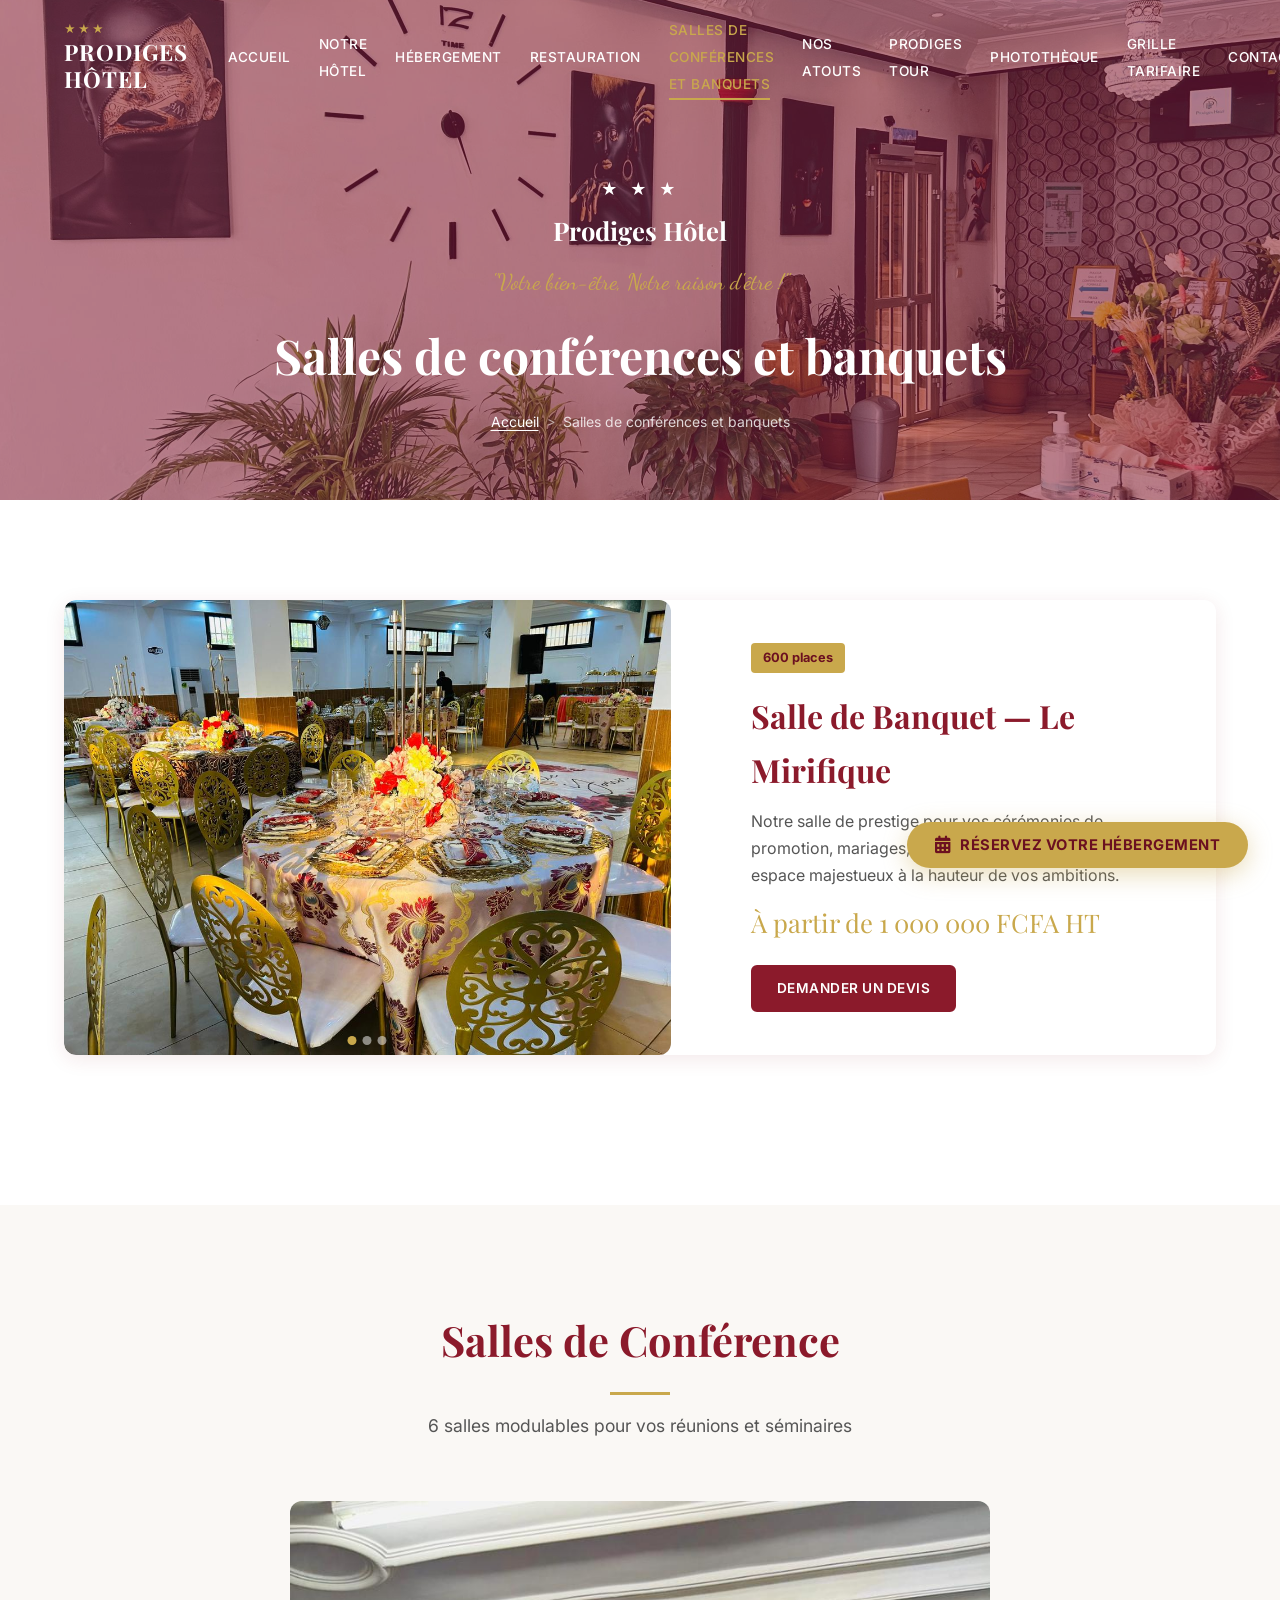
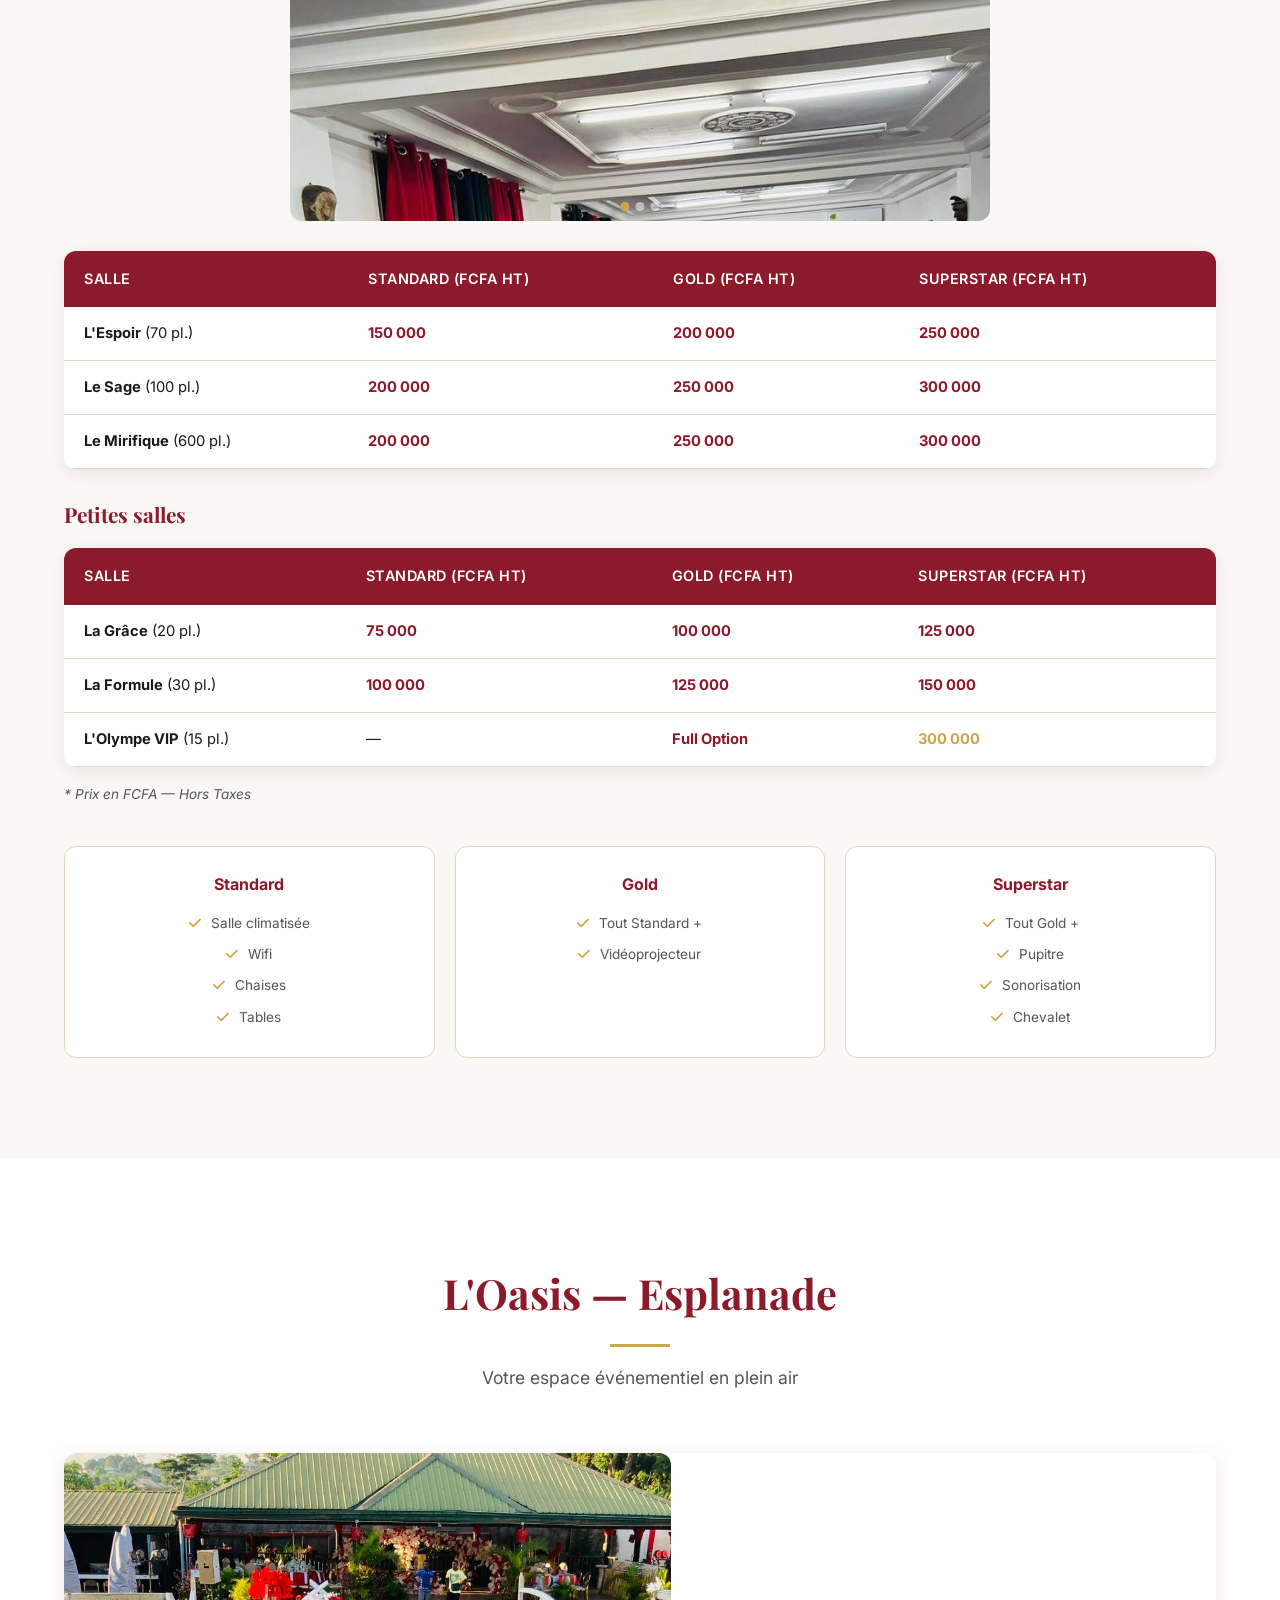
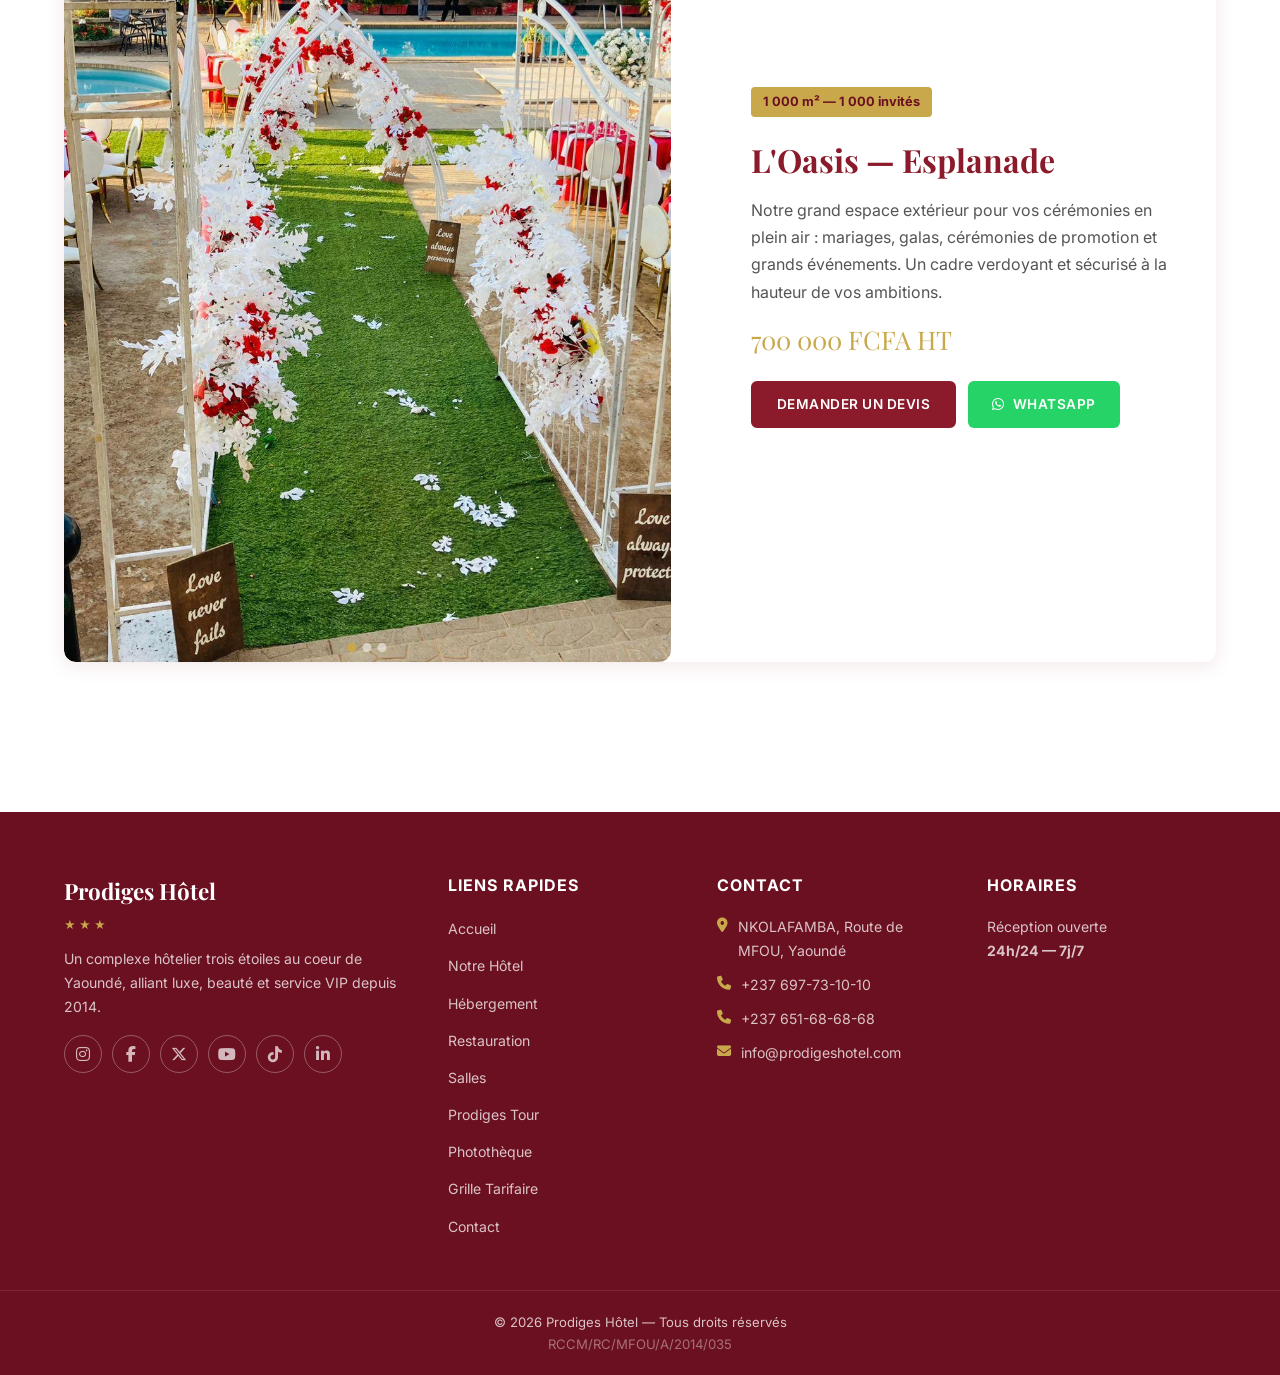
<file: salles.html>
<!DOCTYPE html>
<html lang="fr">
<head>
  <meta charset="UTF-8">
  <meta name="viewport" content="width=device-width, initial-scale=1.0">
  <title>Salles de conférences et banquets — Prodiges Hôtel ★★★</title>
  <link rel="preconnect" href="https://fonts.googleapis.com">
  <link rel="preconnect" href="https://fonts.gstatic.com" crossorigin>
  <link href="https://fonts.googleapis.com/css2?family=Dancing+Script:wght@400;700&family=Inter:wght@300;400;500;600;700&family=Playfair+Display:ital,wght@0,400;0,700;1,400&display=swap" rel="stylesheet">
  <link rel="stylesheet" href="https://cdnjs.cloudflare.com/ajax/libs/font-awesome/6.5.1/css/all.min.css">
  <link rel="stylesheet" href="style.css">
</head>
<body>

  <nav id="navbar">
    <div class="container nav-container">
      <a href="index.html" class="logo">
        <div>
          <div class="logo-stars">★★★</div>
          <div class="logo-text">Prodiges Hôtel</div>
        </div>
      </a>
      <button class="hamburger" id="hamburger" aria-label="Menu">
        <span></span><span></span><span></span>
      </button>
      <ul class="nav-links" id="nav-links">
        <li class="close-menu-li"><button class="close-menu-btn" onclick="closeMenu()">✕</button></li>
        <li><a href="index.html">Accueil</a></li>
        <li><a href="notre-hotel.html">Notre Hôtel</a></li>
        <li><a href="hebergement.html">Hébergement</a></li>
        <li><a href="restauration.html">Restauration</a></li>
        <li><a href="salles.html" class="active">Salles de conférences et banquets</a></li>
        <li><a href="nos-atouts.html">Nos Atouts</a></li>
        <li><a href="prodiges-tour.html">Prodiges Tour</a></li>
        <li><a href="phototheque.html">Photothèque</a></li>
        <li><a href="tarifs.html">Grille Tarifaire</a></li>
        <li><a href="contact.html">Contact</a></li>
      </ul>
    </div>
  </nav>

  <!-- Page Hero -->
  <section class="page-hero">
    <div class="page-hero-bg"></div>
    <div class="page-hero-overlay"></div>
    <div class="page-hero-content">
      <div class="page-hero-stars">★ ★ ★</div>
      <div class="page-hero-hotel">Prodiges Hôtel</div>
      <p class="page-hero-slogan">"Votre bien-être, Notre raison d'être !"</p>
      <h1>Salles de conférences et banquets</h1>
      <div class="breadcrumb">
        <a href="index.html">Accueil</a>
        <span class="breadcrumb-sep">&gt;</span>
        <span class="breadcrumb-current">Salles de conférences et banquets</span>
      </div>
    </div>
  </section>

  <!-- Le Mirifique -->
  <section id="mirifique" class="section-padding bg-white">
    <div class="container">
      <div class="event-highlight fade-in">
        <div class="event-highlight-img">
          <div class="carousel">
            <div class="carousel-track">
              <div class="carousel-slide active"><img src="images/salles/mirifique-1.jpeg" alt="Salle Le Mirifique" onerror="carouselImgError(this)"><div class="carousel-placeholder"><i class="fas fa-camera"></i><span>Photo bientôt disponible</span></div></div>
              <div class="carousel-slide"><img src="images/salles/mirifique-2.jpeg" alt="Salle Le Mirifique" onerror="carouselImgError(this)"><div class="carousel-placeholder"><i class="fas fa-camera"></i><span>Photo bientôt disponible</span></div></div>
              <div class="carousel-slide"><img src="images/salles/mirifique-3.jpeg" alt="Salle Le Mirifique" onerror="carouselImgError(this)"><div class="carousel-placeholder"><i class="fas fa-camera"></i><span>Photo bientôt disponible</span></div></div>
            </div>
            <button class="carousel-prev" aria-label="Précédent"><i class="fas fa-chevron-left"></i></button>
            <button class="carousel-next" aria-label="Suivant"><i class="fas fa-chevron-right"></i></button>
            <div class="carousel-dots"></div>
          </div>
        </div>
        <div class="event-highlight-info">
          <span class="tag">600 places</span>
          <h3>Salle de Banquet — Le Mirifique</h3>
          <p>Notre salle de prestige pour vos cérémonies de promotion, mariages, galas et grands événements. Un espace majestueux à la hauteur de vos ambitions.</p>
          <div class="price-big">À partir de 1 000 000 FCFA HT</div>
          <a href="contact.html" class="btn btn-bordeaux btn-sm">Demander un devis</a>
        </div>
      </div>
    </div>
  </section>

  <!-- Salles de conférence -->
  <section id="conferences" class="section-padding bg-surface">
    <div class="container">
      <div class="section-header">
        <h2>Salles de Conférence</h2>
        <span class="accent-line"></span>
        <p>6 salles modulables pour vos réunions et séminaires</p>
      </div>

      <div class="carousel fade-in" style="max-width:700px;margin:0 auto 30px;height:320px;border-radius:12px;">
        <div class="carousel-track">
          <div class="carousel-slide active"><img src="images/salles/conference-1.jpeg" alt="Salle de conférence" onerror="carouselImgError(this)"><div class="carousel-placeholder"><i class="fas fa-camera"></i><span>Photo bientôt disponible</span></div></div>
          <div class="carousel-slide"><img src="images/salles/conference-2.jpeg" alt="Salle de conférence" onerror="carouselImgError(this)"><div class="carousel-placeholder"><i class="fas fa-camera"></i><span>Photo bientôt disponible</span></div></div>
          <div class="carousel-slide"><img src="images/salles/conference-3.jpeg" alt="Salle de conférence" onerror="carouselImgError(this)"><div class="carousel-placeholder"><i class="fas fa-camera"></i><span>Photo bientôt disponible</span></div></div>
        </div>
        <button class="carousel-prev" aria-label="Précédent"><i class="fas fa-chevron-left"></i></button>
        <button class="carousel-next" aria-label="Suivant"><i class="fas fa-chevron-right"></i></button>
        <div class="carousel-dots"></div>
      </div>

      <table class="price-table fade-in">
        <thead>
          <tr>
            <th>Salle</th>
            <th>Standard (FCFA HT)</th>
            <th>Gold (FCFA HT)</th>
            <th>Superstar (FCFA HT)</th>
          </tr>
        </thead>
        <tbody>
          <tr>
            <td><strong>L'Espoir</strong> (70 pl.)</td>
            <td class="price-value">150 000</td>
            <td class="price-value">200 000</td>
            <td class="price-value">250 000</td>
          </tr>
          <tr>
            <td><strong>Le Sage</strong> (100 pl.)</td>
            <td class="price-value">200 000</td>
            <td class="price-value">250 000</td>
            <td class="price-value">300 000</td>
          </tr>
          <tr>
            <td><strong>Le Mirifique</strong> (600 pl.)</td>
            <td class="price-value">200 000</td>
            <td class="price-value">250 000</td>
            <td class="price-value">300 000</td>
          </tr>
        </tbody>
      </table>

      <h3 style="font-family:var(--font-heading);font-size:1.3rem;color:var(--color-primary);margin:28px 0 16px;">Petites salles</h3>
      <table class="price-table fade-in">
        <thead>
          <tr>
            <th>Salle</th>
            <th>Standard (FCFA HT)</th>
            <th>Gold (FCFA HT)</th>
            <th>Superstar (FCFA HT)</th>
          </tr>
        </thead>
        <tbody>
          <tr>
            <td><strong>La Grâce</strong> (20 pl.)</td>
            <td class="price-value">75 000</td>
            <td class="price-value">100 000</td>
            <td class="price-value">125 000</td>
          </tr>
          <tr>
            <td><strong>La Formule</strong> (30 pl.)</td>
            <td class="price-value">100 000</td>
            <td class="price-value">125 000</td>
            <td class="price-value">150 000</td>
          </tr>
          <tr>
            <td><strong>L'Olympe VIP</strong> (15 pl.)</td>
            <td>—</td>
            <td class="price-value">Full Option</td>
            <td class="text-accent" style="font-weight:700;">300 000</td>
          </tr>
        </tbody>
      </table>
      <p class="price-note">* Prix en FCFA — Hors Taxes</p>

      <!-- Includes -->
      <div class="includes-list fade-in" style="margin-top:40px;">
        <div class="include-card">
          <h4>Standard</h4>
          <ul>
            <li><i class="fas fa-check"></i> Salle climatisée</li>
            <li><i class="fas fa-check"></i> Wifi</li>
            <li><i class="fas fa-check"></i> Chaises</li>
            <li><i class="fas fa-check"></i> Tables</li>
          </ul>
        </div>
        <div class="include-card">
          <h4>Gold</h4>
          <ul>
            <li><i class="fas fa-check"></i> Tout Standard +</li>
            <li><i class="fas fa-check"></i> Vidéoprojecteur</li>
          </ul>
        </div>
        <div class="include-card">
          <h4>Superstar</h4>
          <ul>
            <li><i class="fas fa-check"></i> Tout Gold +</li>
            <li><i class="fas fa-check"></i> Pupitre</li>
            <li><i class="fas fa-check"></i> Sonorisation</li>
            <li><i class="fas fa-check"></i> Chevalet</li>
          </ul>
        </div>
      </div>
    </div>
  </section>

  <!-- Esplanade L'Oasis -->
  <section id="esplanades" class="section-padding bg-white">
    <div class="container">
      <div class="section-header">
        <h2>L'Oasis — Esplanade</h2>
        <span class="accent-line"></span>
        <p>Votre espace événementiel en plein air</p>
      </div>
      <div class="event-highlight fade-in">
        <div class="event-highlight-img">
          <div class="carousel">
            <div class="carousel-track">
              <div class="carousel-slide active"><img src="images/salles/esplanade-1.jpeg" alt="L'Oasis — Esplanade" onerror="carouselImgError(this)"><div class="carousel-placeholder"><i class="fas fa-camera"></i><span>Photo bientôt disponible</span></div></div>
              <div class="carousel-slide"><img src="images/salles/esplanade-2.jpeg" alt="L'Oasis — Esplanade" onerror="carouselImgError(this)"><div class="carousel-placeholder"><i class="fas fa-camera"></i><span>Photo bientôt disponible</span></div></div>
              <div class="carousel-slide"><img src="images/salles/esplanade-3.jpeg" alt="L'Oasis — Esplanade" onerror="carouselImgError(this)"><div class="carousel-placeholder"><i class="fas fa-camera"></i><span>Photo bientôt disponible</span></div></div>
            </div>
            <button class="carousel-prev" aria-label="Précédent"><i class="fas fa-chevron-left"></i></button>
            <button class="carousel-next" aria-label="Suivant"><i class="fas fa-chevron-right"></i></button>
            <div class="carousel-dots"></div>
          </div>
        </div>
        <div class="event-highlight-info">
          <span class="tag">1 000 m² — 1 000 invités</span>
          <h3>L'Oasis — Esplanade</h3>
          <p>Notre grand espace extérieur pour vos cérémonies en plein air : mariages, galas, cérémonies de promotion et grands événements. Un cadre verdoyant et sécurisé à la hauteur de vos ambitions.</p>
          <div class="price-big">700 000 FCFA HT</div>
          <div style="display:flex;gap:12px;flex-wrap:wrap;margin-top:14px;">
            <a href="contact.html" class="btn btn-bordeaux btn-sm">Demander un devis</a>
            <a href="https://wa.me/237697731010" target="_blank" rel="noopener" class="btn btn-sm" style="background:#25D366;color:#fff;border:none;display:inline-flex;align-items:center;gap:8px;"><i class="fab fa-whatsapp"></i> WhatsApp</a>
          </div>
        </div>
      </div>
    </div>
  </section>

  <!-- Footer -->
  <footer id="footer">
    <div class="container footer-grid">
      <div class="footer-col">
        <h3>Prodiges Hôtel</h3>
        <div class="footer-stars">★ ★ ★</div>
        <p>Un complexe hôtelier trois étoiles au coeur de Yaoundé, alliant luxe, beauté et service VIP depuis 2014.</p>
                <div class="footer-social">
          <a href="https://www.instagram.com/prodiges_hotel?igsh=MW0yanBkdGNseXp1ag==" aria-label="Instagram" target="_blank" rel="noopener"><i class="fab fa-instagram"></i></a>
          <a href="https://www.facebook.com/prodigeshotel" aria-label="Facebook" target="_blank" rel="noopener"><i class="fab fa-facebook-f"></i></a>
          <a href="https://x.com/prodigeshotel" aria-label="X" target="_blank" rel="noopener"><i class="fab fa-x-twitter"></i></a>
          <a href="https://www.youtube.com/@Pedigesh%C3%B4tel" aria-label="YouTube" target="_blank" rel="noopener"><i class="fab fa-youtube"></i></a>
          <a href="https://www.tiktok.com/@prodiges_hotel?_r=1&amp;_t=ZS-96UVyubA2lh" aria-label="TikTok" target="_blank" rel="noopener"><i class="fab fa-tiktok"></i></a>
          <a href="https://www.linkedin.com/in/prodiges-h%C3%B4tel-5085303b6" aria-label="LinkedIn" target="_blank" rel="noopener"><i class="fab fa-linkedin-in"></i></a>
        </div>
      </div>
      <div class="footer-col">
        <h4>Liens Rapides</h4>
        <ul>
          <li><a href="index.html">Accueil</a></li>
          <li><a href="notre-hotel.html">Notre Hôtel</a></li>
          <li><a href="hebergement.html">Hébergement</a></li>
          <li><a href="restauration.html">Restauration</a></li>
          <li><a href="salles.html">Salles</a></li>
          <li><a href="prodiges-tour.html">Prodiges Tour</a></li>
          <li><a href="phototheque.html">Photothèque</a></li>
          <li><a href="tarifs.html">Grille Tarifaire</a></li>
          <li><a href="contact.html">Contact</a></li>
        </ul>
      </div>
      <div class="footer-col">
        <h4>Contact</h4>
        <div class="footer-contact-item"><i class="fas fa-location-dot"></i><span>NKOLAFAMBA, Route de MFOU, Yaoundé</span></div>
        <div class="footer-contact-item"><i class="fas fa-phone"></i><span>+237 697-73-10-10</span></div>
        <div class="footer-contact-item"><i class="fas fa-phone"></i><span>+237 651-68-68-68</span></div>
        <div class="footer-contact-item"><i class="fas fa-envelope"></i><span>info@prodigeshotel.com</span></div>
      </div>
      <div class="footer-col">
        <h4>Horaires</h4>
        <p>Réception ouverte<br><strong>24h/24 — 7j/7</strong></p>
      </div>
    </div>
    <div class="footer-bottom">
      <div class="container">
        <p>&copy; 2026 Prodiges Hôtel — Tous droits réservés</p>
        <span>RCCM/RC/MFOU/A/2014/035</span>
      </div>
    </div>
  </footer>


  <!-- Bouton Flottant Réserver -->
  <button class="floating-reserve" id="floating-reserve-btn" aria-label="Réservez votre hébergement">
    <i class="fas fa-calendar-days"></i>
    <span>Réservez votre hébergement</span>
  </button>

  <!-- Modal Réservation -->
  <div class="modal-overlay" id="reservation-modal">
    <div class="modal">
      <button class="modal-close" id="modal-close" aria-label="Fermer">&times;</button>
      <h2>Réservation</h2>
      <p class="modal-subtitle">Remplissez le formulaire ci-dessous et notre équipe vous contactera.</p>
      <form id="reservation-form" action="https://formspree.io/f/mojbyvvz" method="POST">
          <input type="hidden" name="_subject" value="Nouvelle demande — Prodiges Hôtel">
        <div class="form-group">
          <label for="res-name">Nom complet</label>
          <input type="text" id="res-name" name="name" required placeholder="Jean Kamga">
        </div>
        <div class="form-row">
          <div class="form-group">
            <label for="res-email">Email</label>
            <input type="email" id="res-email" name="email" required placeholder="jean@email.com">
          </div>
          <div class="form-group">
            <label for="res-whatsapp">Numéro WhatsApp</label>
            <input type="tel" id="res-whatsapp" name="whatsapp" placeholder="+237 6XX XX XX XX">
          </div>
        </div>
        <div class="form-group">
          <label for="res-pays">Pays</label>
          <input type="text" id="res-pays" name="pays" placeholder="Votre pays">
        </div>
        <div class="form-row">
          <div class="form-group">
            <label for="res-checkin">Date d'arrivée</label>
            <input type="date" id="res-checkin" name="checkin" required>
          </div>
          <div class="form-group">
            <label for="res-checkout">Date de départ</label>
            <input type="date" id="res-checkout" name="checkout" required>
          </div>
        </div>
        <div class="form-row">
          <div class="form-group">
            <label for="res-room">Type de chambre</label>
            <select id="res-room" name="room" required>
              <option value="">Sélectionnez</option>
              <option value="eco">Chambre ECO</option>
              <option value="vip">Chambre VIP</option>
              <option value="gold">Chambre Gold</option>
              <option value="jumeaux">Chambre Lits jumeaux</option>
              <option value="wide">Chambre Wide ultra spacieuse</option>
              <option value="ministerielle">Suite Ministérielle</option>
              <option value="presidentielle">Suite Présidentielle</option>
            </select>
          </div>
          <div class="form-group">
            <label for="res-guests">Nombre de personnes</label>
            <input type="number" id="res-guests" name="guests" min="1" max="10" value="2">
          </div>
        </div>
        <div class="modal-buttons">
          <button type="submit" class="btn btn-bordeaux">Confirmer la demande</button>
          <button type="button" class="btn-cancel" id="modal-cancel">Annuler</button>
        </div>
      </form>
    </div>
  </div>

  <script src="script.js"></script>
  <script src="carousel.js"></script>
</body>
</html>
</file>
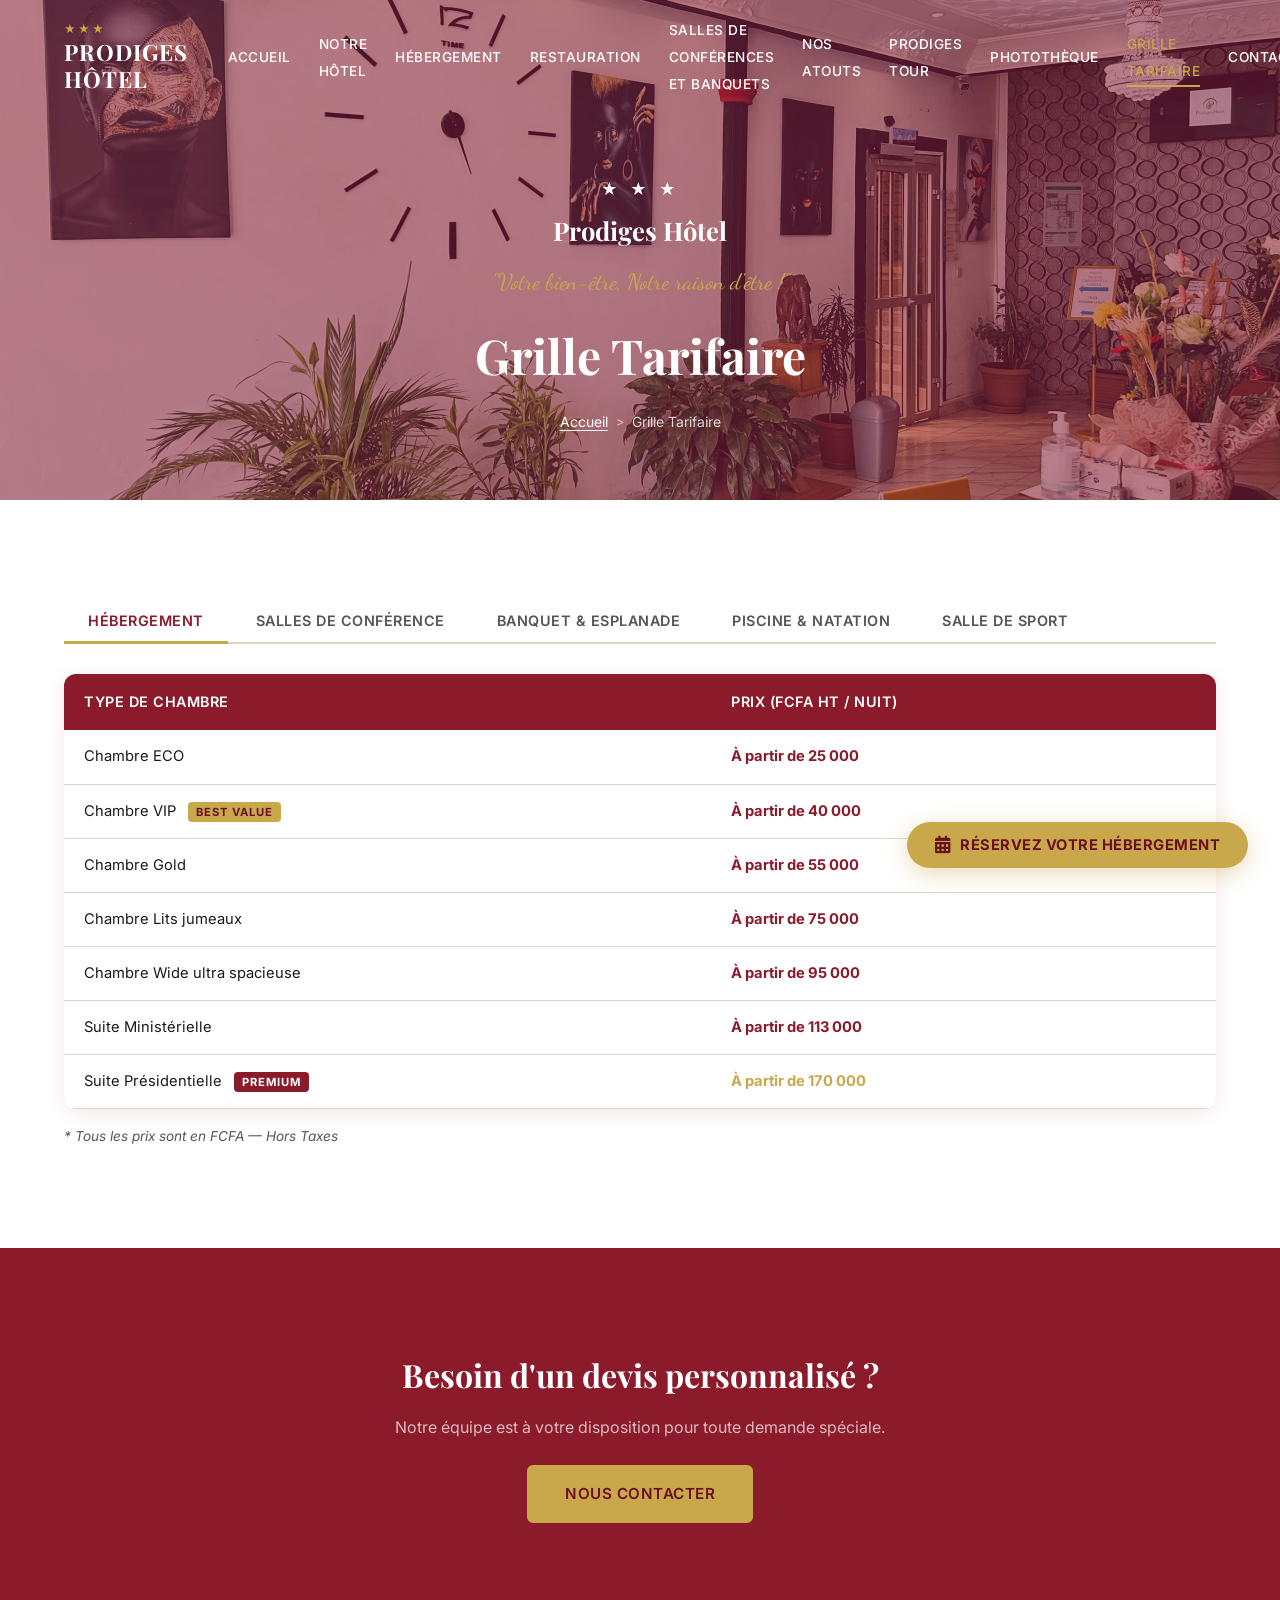
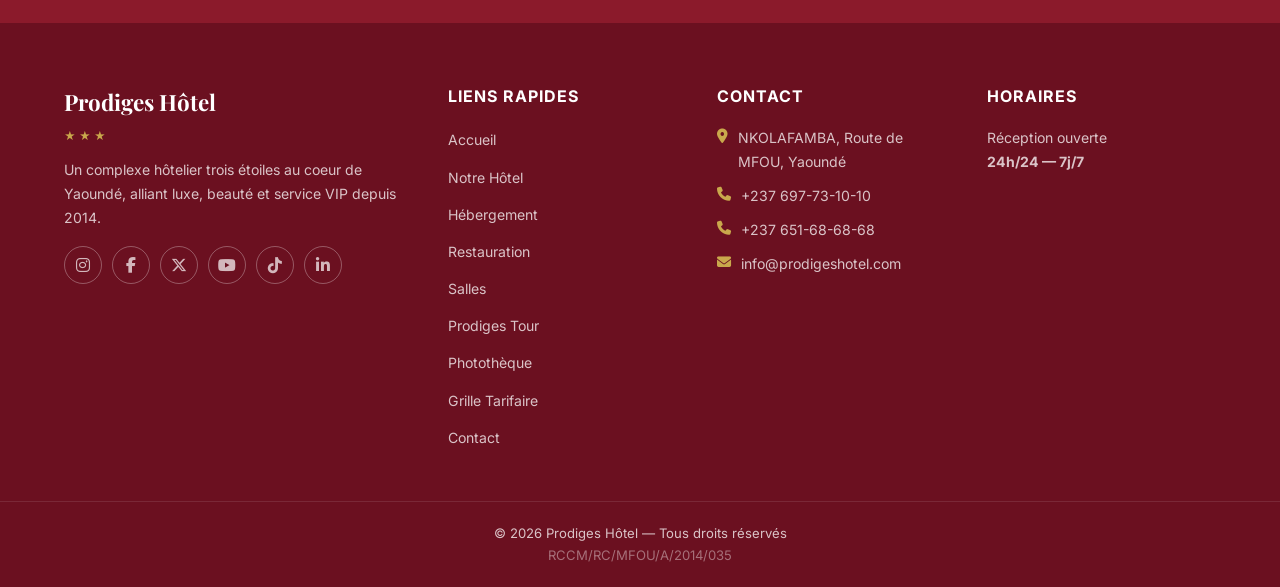
<file: tarifs.html>
<!DOCTYPE html>
<html lang="fr">
<head>
  <meta charset="UTF-8">
  <meta name="viewport" content="width=device-width, initial-scale=1.0">
  <title>Grille Tarifaire — Prodiges Hôtel ★★★</title>
  <link rel="preconnect" href="https://fonts.googleapis.com">
  <link rel="preconnect" href="https://fonts.gstatic.com" crossorigin>
  <link href="https://fonts.googleapis.com/css2?family=Dancing+Script:wght@400;700&family=Inter:wght@300;400;500;600;700&family=Playfair+Display:ital,wght@0,400;0,700;1,400&display=swap" rel="stylesheet">
  <link rel="stylesheet" href="https://cdnjs.cloudflare.com/ajax/libs/font-awesome/6.5.1/css/all.min.css">
  <link rel="stylesheet" href="style.css">
</head>
<body>

  <nav id="navbar">
    <div class="container nav-container">
      <a href="index.html" class="logo">
        <div>
          <div class="logo-stars">★★★</div>
          <div class="logo-text">Prodiges Hôtel</div>
        </div>
      </a>
      <button class="hamburger" id="hamburger" aria-label="Menu">
        <span></span><span></span><span></span>
      </button>
      <ul class="nav-links" id="nav-links">
        <li class="close-menu-li"><button class="close-menu-btn" onclick="closeMenu()">✕</button></li>
        <li><a href="index.html">Accueil</a></li>
        <li><a href="notre-hotel.html">Notre Hôtel</a></li>
        <li><a href="hebergement.html">Hébergement</a></li>
        <li><a href="restauration.html">Restauration</a></li>
        <li><a href="salles.html">Salles de conférences et banquets</a></li>
        <li><a href="nos-atouts.html">Nos Atouts</a></li>
        <li><a href="prodiges-tour.html">Prodiges Tour</a></li>
        <li><a href="phototheque.html">Photothèque</a></li>
        <li><a href="tarifs.html" class="active">Grille Tarifaire</a></li>
        <li><a href="contact.html">Contact</a></li>
      </ul>
    </div>
  </nav>

  <!-- Page Hero -->
  <section class="page-hero">
    <div class="page-hero-bg"></div>
    <div class="page-hero-overlay"></div>
    <div class="page-hero-content">
      <div class="page-hero-stars">★ ★ ★</div>
      <div class="page-hero-hotel">Prodiges Hôtel</div>
      <p class="page-hero-slogan">"Votre bien-être, Notre raison d'être !"</p>
      <h1>Grille Tarifaire</h1>
      <div class="breadcrumb">
        <a href="index.html">Accueil</a>
        <span class="breadcrumb-sep">&gt;</span>
        <span class="breadcrumb-current">Grille Tarifaire</span>
      </div>
    </div>
  </section>

  <section class="section-padding bg-white">
    <div class="container">

      <!-- Tabs navigation -->
      <div class="tabs-nav">
        <button class="tab-btn active" data-tab="tab-hebergement">Hébergement</button>
        <button class="tab-btn" data-tab="tab-conferences">Salles de Conférence</button>
        <button class="tab-btn" data-tab="tab-banquet">Banquet & Esplanade</button>
        <button class="tab-btn" data-tab="tab-piscine">Piscine & Natation</button>
        <button class="tab-btn" data-tab="tab-sport">Salle de Sport</button>
      </div>

      <!-- Tab 1: Hébergement -->
      <div class="tab-content active" id="tab-hebergement">
        <table class="price-table">
          <thead>
            <tr><th>Type de chambre</th><th>Prix (FCFA HT / nuit)</th></tr>
          </thead>
          <tbody>
            <tr><td>Chambre ECO</td><td class="price-value">À partir de 25 000</td></tr>
            <tr><td>Chambre VIP <span class="card-badge badge-gold" style="position:static;font-size:0.7rem;padding:3px 8px;margin-left:8px;">Best Value</span></td><td class="price-value">À partir de 40 000</td></tr>
            <tr><td>Chambre Gold</td><td class="price-value">À partir de 55 000</td></tr>
            <tr><td>Chambre Lits jumeaux</td><td class="price-value">À partir de 75 000</td></tr>
            <tr><td>Chambre Wide ultra spacieuse</td><td class="price-value">À partir de 95 000</td></tr>
            <tr><td>Suite Ministérielle</td><td class="price-value">À partir de 113 000</td></tr>
            <tr><td>Suite Présidentielle <span class="card-badge badge-premium" style="position:static;font-size:0.7rem;padding:3px 8px;margin-left:8px;">Premium</span></td><td class="text-accent" style="font-weight:700;">À partir de 170 000</td></tr>
          </tbody>
        </table>
      </div>

      <!-- Tab 2: Salles de conférence -->
      <div class="tab-content" id="tab-conferences">
        <h3 style="font-family:var(--font-heading);font-size:1.3rem;color:var(--color-primary);margin-bottom:16px;">Grandes salles</h3>
        <table class="price-table">
          <thead>
            <tr><th>Salle</th><th>Standard</th><th>Gold</th><th>Superstar</th></tr>
          </thead>
          <tbody>
            <tr><td><strong>L'Espoir</strong> (70 pl.)</td><td class="price-value">150 000</td><td class="price-value">200 000</td><td class="price-value">250 000</td></tr>
            <tr><td><strong>Le Sage</strong> (100 pl.)</td><td class="price-value">200 000</td><td class="price-value">250 000</td><td class="price-value">300 000</td></tr>
            <tr><td><strong>Le Mirifique</strong> (600 pl.)</td><td class="price-value">200 000</td><td class="price-value">250 000</td><td class="price-value">300 000</td></tr>
          </tbody>
        </table>

        <h3 style="font-family:var(--font-heading);font-size:1.3rem;color:var(--color-primary);margin:28px 0 16px;">Petites salles</h3>
        <table class="price-table">
          <thead>
            <tr><th>Salle</th><th>Standard</th><th>Gold</th><th>Superstar</th></tr>
          </thead>
          <tbody>
            <tr><td><strong>La Grâce</strong> (20 pl.)</td><td class="price-value">75 000</td><td class="price-value">100 000</td><td class="price-value">125 000</td></tr>
            <tr><td><strong>La Formule</strong> (30 pl.)</td><td class="price-value">100 000</td><td class="price-value">125 000</td><td class="price-value">150 000</td></tr>
            <tr><td><strong>L'Olympe VIP</strong> (15 pl.)</td><td>—</td><td class="price-value">Full Option</td><td class="text-accent" style="font-weight:700;">300 000</td></tr>
          </tbody>
        </table>

        <div style="margin-top:20px;">
          <p style="font-size:0.9rem;color:var(--color-text-muted);"><strong>Standard</strong> : Salle climatisée + Wifi + Chaises + Tables</p>
          <p style="font-size:0.9rem;color:var(--color-text-muted);"><strong>Gold</strong> : Standard + Vidéoprojecteur</p>
          <p style="font-size:0.9rem;color:var(--color-text-muted);"><strong>Superstar</strong> : Gold + Pupitre + Sonorisation + Chevalet</p>
        </div>
      </div>

      <!-- Tab 3: Banquet & Esplanade -->
      <div class="tab-content" id="tab-banquet">
        <table class="price-table">
          <thead>
            <tr><th>Espace</th><th>Capacité</th><th>Tarif (FCFA HT)</th></tr>
          </thead>
          <tbody>
            <tr><td><strong>Salle Le Mirifique</strong> (banquet)</td><td>600 places</td><td class="text-accent" style="font-weight:700;">À partir de 1 000 000</td></tr>
            <tr><td><strong>L'Oasis — Esplanade</strong></td><td>1 000 m² — 1 000 invités</td><td class="text-accent" style="font-weight:700;">700 000</td></tr>
          </tbody>
        </table>
        <p style="margin-top:16px;font-size:0.9rem;color:var(--color-text-muted);">Contactez le Service Client pour plus d'informations.</p>
        <p style="margin-top:8px;font-size:0.9rem;color:var(--color-text-muted);">Usage : cérémonies de promotion, mariages, galas, cérémonies en plein air.</p>
      </div>

      <!-- Tab 4: Piscine & Natation -->
      <div class="tab-content" id="tab-piscine">
        <h3 style="font-family:var(--font-heading);font-size:1.3rem;color:var(--color-primary);margin-bottom:16px;"><i class="fas fa-water-ladder" style="color:var(--color-accent);margin-right:8px;"></i>Piscine</h3>
        <table class="price-table">
          <thead>
            <tr><th>Service</th><th>Durée</th><th>Tarif (FCFA)</th></tr>
          </thead>
          <tbody>
            <tr><td>Accès piscine — Enfant</td><td>3H</td><td class="price-value">3 000</td></tr>
            <tr><td>Accès piscine — Adulte</td><td>3H</td><td class="price-value">5 000</td></tr>
            <tr><td>Abonnement mensuel</td><td>1 mois</td><td class="price-value">25 000</td></tr>
          </tbody>
        </table>
        <p style="margin-top:8px;font-size:0.85rem;color:var(--color-text-muted);font-style:italic;">L'abonnement inclut 4 séances de hammam + accès illimité salle de sport (sans coach)</p>
        <p style="margin-top:4px;font-size:0.85rem;color:var(--color-primary);font-weight:600;"><i class="fas fa-check-circle" style="color:var(--color-accent);margin-right:6px;"></i>Accès gratuit pour les clients logés à l'hôtel</p>

        <h3 style="font-family:var(--font-heading);font-size:1.3rem;color:var(--color-primary);margin:30px 0 16px;"><i class="fas fa-person-swimming" style="color:var(--color-accent);margin-right:8px;"></i>Cours de Natation</h3>
        <table class="price-table">
          <thead>
            <tr><th>Formule</th><th>Tarif (FCFA / mois)</th></tr>
          </thead>
          <tbody>
            <tr><td>Cours de natation — Enfants</td><td class="price-value">15 000</td></tr>
            <tr><td>Cours de natation — Adultes</td><td class="price-value">25 000</td></tr>
            <tr><td>VIP — Cours intensifs</td><td class="price-value">50 000</td></tr>
          </tbody>
        </table>
      </div>

      <!-- Tab 5: Salle de sport -->
      <div class="tab-content" id="tab-sport">
        <table class="price-table">
          <thead>
            <tr><th>Formule</th><th>Détails</th><th>Tarif (FCFA)</th></tr>
          </thead>
          <tbody>
            <tr><td><strong>Accès classique</strong></td><td>1h30</td><td class="price-value">3 000</td></tr>
            <tr><td><strong>Maître VIP</strong></td><td>Séance avec coach</td><td class="price-value">10 000</td></tr>
            <tr><td><strong>Abonnement mensuel</strong></td><td>Illimité + accès piscine</td><td class="price-value">25 000</td></tr>
          </tbody>
        </table>
        <p style="margin-top:8px;font-size:0.85rem;color:var(--color-text-muted);font-style:italic;">NB : Le planning du coach est disponible à la réception.</p>
        <p style="margin-top:4px;font-size:0.85rem;color:var(--color-primary);font-weight:600;"><i class="fas fa-check-circle" style="color:var(--color-accent);margin-right:6px;"></i>Accès gratuit pour les clients logés à l'hôtel</p>
      </div>

      <p class="price-note">* Tous les prix sont en FCFA — Hors Taxes</p>
    </div>
  </section>

  <!-- CTA -->
  <section class="section-padding bg-primary text-center">
    <div class="container">
      <h2 style="font-family:var(--font-heading);font-size:2rem;color:#fff;margin-bottom:12px;">Besoin d'un devis personnalisé ?</h2>
      <p style="color:rgba(255,255,255,0.7);margin-bottom:24px;">Notre équipe est à votre disposition pour toute demande spéciale.</p>
      <a href="contact.html" class="btn btn-primary">Nous contacter</a>
    </div>
  </section>

  <!-- Footer -->
  <footer id="footer">
    <div class="container footer-grid">
      <div class="footer-col">
        <h3>Prodiges Hôtel</h3>
        <div class="footer-stars">★ ★ ★</div>
        <p>Un complexe hôtelier trois étoiles au coeur de Yaoundé, alliant luxe, beauté et service VIP depuis 2014.</p>
                <div class="footer-social">
          <a href="https://www.instagram.com/prodiges_hotel?igsh=MW0yanBkdGNseXp1ag==" aria-label="Instagram" target="_blank" rel="noopener"><i class="fab fa-instagram"></i></a>
          <a href="https://www.facebook.com/prodigeshotel" aria-label="Facebook" target="_blank" rel="noopener"><i class="fab fa-facebook-f"></i></a>
          <a href="https://x.com/prodigeshotel" aria-label="X" target="_blank" rel="noopener"><i class="fab fa-x-twitter"></i></a>
          <a href="https://www.youtube.com/@Pedigesh%C3%B4tel" aria-label="YouTube" target="_blank" rel="noopener"><i class="fab fa-youtube"></i></a>
          <a href="https://www.tiktok.com/@prodiges_hotel?_r=1&amp;_t=ZS-96UVyubA2lh" aria-label="TikTok" target="_blank" rel="noopener"><i class="fab fa-tiktok"></i></a>
          <a href="https://www.linkedin.com/in/prodiges-h%C3%B4tel-5085303b6" aria-label="LinkedIn" target="_blank" rel="noopener"><i class="fab fa-linkedin-in"></i></a>
        </div>
      </div>
      <div class="footer-col">
        <h4>Liens Rapides</h4>
        <ul>
          <li><a href="index.html">Accueil</a></li>
          <li><a href="notre-hotel.html">Notre Hôtel</a></li>
          <li><a href="hebergement.html">Hébergement</a></li>
          <li><a href="restauration.html">Restauration</a></li>
          <li><a href="salles.html">Salles</a></li>
          <li><a href="prodiges-tour.html">Prodiges Tour</a></li>
          <li><a href="phototheque.html">Photothèque</a></li>
          <li><a href="tarifs.html">Grille Tarifaire</a></li>
          <li><a href="contact.html">Contact</a></li>
        </ul>
      </div>
      <div class="footer-col">
        <h4>Contact</h4>
        <div class="footer-contact-item"><i class="fas fa-location-dot"></i><span>NKOLAFAMBA, Route de MFOU, Yaoundé</span></div>
        <div class="footer-contact-item"><i class="fas fa-phone"></i><span>+237 697-73-10-10</span></div>
        <div class="footer-contact-item"><i class="fas fa-phone"></i><span>+237 651-68-68-68</span></div>
        <div class="footer-contact-item"><i class="fas fa-envelope"></i><span>info@prodigeshotel.com</span></div>
      </div>
      <div class="footer-col">
        <h4>Horaires</h4>
        <p>Réception ouverte<br><strong>24h/24 — 7j/7</strong></p>
      </div>
    </div>
    <div class="footer-bottom">
      <div class="container">
        <p>&copy; 2026 Prodiges Hôtel — Tous droits réservés</p>
        <span>RCCM/RC/MFOU/A/2014/035</span>
      </div>
    </div>
  </footer>


  <!-- Bouton Flottant Réserver -->
  <button class="floating-reserve" id="floating-reserve-btn" aria-label="Réservez votre hébergement">
    <i class="fas fa-calendar-days"></i>
    <span>Réservez votre hébergement</span>
  </button>

  <!-- Modal Réservation -->
  <div class="modal-overlay" id="reservation-modal">
    <div class="modal">
      <button class="modal-close" id="modal-close" aria-label="Fermer">&times;</button>
      <h2>Réservation</h2>
      <p class="modal-subtitle">Remplissez le formulaire ci-dessous et notre équipe vous contactera.</p>
      <form id="reservation-form" action="https://formspree.io/f/mojbyvvz" method="POST">
          <input type="hidden" name="_subject" value="Nouvelle demande — Prodiges Hôtel">
        <div class="form-group">
          <label for="res-name">Nom complet</label>
          <input type="text" id="res-name" name="name" required placeholder="Jean Kamga">
        </div>
        <div class="form-row">
          <div class="form-group">
            <label for="res-email">Email</label>
            <input type="email" id="res-email" name="email" required placeholder="jean@email.com">
          </div>
          <div class="form-group">
            <label for="res-whatsapp">Numéro WhatsApp</label>
            <input type="tel" id="res-whatsapp" name="whatsapp" placeholder="+237 6XX XX XX XX">
          </div>
        </div>
        <div class="form-group">
          <label for="res-pays">Pays</label>
          <input type="text" id="res-pays" name="pays" placeholder="Votre pays">
        </div>
        <div class="form-row">
          <div class="form-group">
            <label for="res-checkin">Date d'arrivée</label>
            <input type="date" id="res-checkin" name="checkin" required>
          </div>
          <div class="form-group">
            <label for="res-checkout">Date de départ</label>
            <input type="date" id="res-checkout" name="checkout" required>
          </div>
        </div>
        <div class="form-row">
          <div class="form-group">
            <label for="res-room">Type de chambre</label>
            <select id="res-room" name="room" required>
              <option value="">Sélectionnez</option>
              <option value="eco">Chambre ECO</option>
              <option value="vip">Chambre VIP</option>
              <option value="gold">Chambre Gold</option>
              <option value="jumeaux">Chambre Lits jumeaux</option>
              <option value="wide">Chambre Wide ultra spacieuse</option>
              <option value="ministerielle">Suite Ministérielle</option>
              <option value="presidentielle">Suite Présidentielle</option>
            </select>
          </div>
          <div class="form-group">
            <label for="res-guests">Nombre de personnes</label>
            <input type="number" id="res-guests" name="guests" min="1" max="10" value="2">
          </div>
        </div>
        <div class="modal-buttons">
          <button type="submit" class="btn btn-bordeaux">Confirmer la demande</button>
          <button type="button" class="btn-cancel" id="modal-cancel">Annuler</button>
        </div>
      </form>
    </div>
  </div>

  <script src="script.js"></script>
</body>
</html>
</file>
<file: style.css>
/* ===========================
   CSS Variables & Reset
   =========================== */
:root {
  --color-primary: #8B1A2B;
  --color-primary-dark: #6B1020;
  --color-accent: #C9A84C;
  --color-accent-light: #E8C96A;
  --color-bg: #FFFFFF;
  --color-surface: #FAF8F5;
  --color-text: #1A1A1A;
  --color-text-muted: #555555;
  --color-text-light: #FFFFFF;
  --color-divider: #E0D5C5;

  --font-heading: 'Playfair Display', Georgia, serif;
  --font-body: 'Inter', 'Segoe UI', sans-serif;
  --font-script: 'Dancing Script', cursive;

  --radius-card: 12px;
  --shadow-card: 0 4px 20px rgba(139, 26, 43, 0.10);
  --shadow-hover: 0 8px 30px rgba(139, 26, 43, 0.18);
  --transition: 0.3s ease;
}

*, *::before, *::after {
  margin: 0;
  padding: 0;
  box-sizing: border-box;
}

html { scroll-behavior: smooth; }

body {
  font-family: var(--font-body);
  color: var(--color-text);
  line-height: 1.7;
  overflow-x: hidden;
  background: var(--color-bg);
}

img { max-width: 100%; display: block; }
a { text-decoration: none; color: inherit; }
ul { list-style: none; }

/* ===========================
   Utilities
   =========================== */
.container {
  max-width: 1200px;
  margin: 0 auto;
  padding: 0 24px;
}

.section-padding {
  padding: 100px 0;
}

.bg-surface { background: var(--color-surface); }
.bg-white { background: var(--color-bg); }
.bg-primary { background: var(--color-primary); }
.bg-primary-dark { background: var(--color-primary-dark); }

.text-center { text-align: center; }
.text-white { color: var(--color-text-light); }
.text-accent { color: var(--color-accent); }
.text-muted { color: var(--color-text-muted); }

.section-header {
  text-align: center;
  margin-bottom: 60px;
}

.section-header h2 {
  font-family: var(--font-heading);
  font-size: 2.6rem;
  color: var(--color-primary);
  margin-bottom: 8px;
}

.section-header .accent-line {
  display: block;
  width: 60px;
  height: 3px;
  background: var(--color-accent);
  margin: 16px auto;
}

.section-header p {
  color: var(--color-text-muted);
  font-size: 1.1rem;
  max-width: 600px;
  margin: 0 auto;
}

.section-header.light h2 { color: var(--color-text-light); }
.section-header.light p { color: rgba(255,255,255,0.7); }

.script-text {
  font-family: var(--font-script);
  color: var(--color-accent);
}

/* Buttons */
.btn {
  display: inline-block;
  padding: 14px 36px;
  font-family: var(--font-body);
  font-size: 0.95rem;
  font-weight: 600;
  border: 2px solid transparent;
  border-radius: 6px;
  cursor: pointer;
  transition: all var(--transition);
  letter-spacing: 0.5px;
  text-transform: uppercase;
}

.btn-primary {
  background: var(--color-accent);
  color: var(--color-primary-dark);
  border-color: var(--color-accent);
}

.btn-primary:hover {
  background: var(--color-accent-light);
  border-color: var(--color-accent-light);
  transform: translateY(-2px);
  box-shadow: 0 4px 15px rgba(201, 168, 76, 0.4);
}

.btn-outline {
  background: transparent;
  color: var(--color-text-light);
  border-color: var(--color-text-light);
}

.btn-outline:hover {
  background: var(--color-text-light);
  color: var(--color-primary);
}

.btn-bordeaux {
  background: var(--color-primary);
  color: var(--color-text-light);
  border-color: var(--color-primary);
}

.btn-bordeaux:hover {
  background: var(--color-primary-dark);
  border-color: var(--color-primary-dark);
  transform: translateY(-2px);
}

.btn-sm {
  padding: 10px 24px;
  font-size: 0.85rem;
}

.btn-full { width: 100%; text-align: center; }

/* ===========================
   Navigation
   =========================== */
#navbar {
  position: fixed;
  top: 0;
  left: 0;
  width: 100%;
  z-index: 1000;
  padding: 16px 0;
  transition: all var(--transition);
}

#navbar.scrolled {
  background: var(--color-primary-dark);
  padding: 10px 0;
  box-shadow: 0 2px 20px rgba(0, 0, 0, 0.3);
}

.nav-container {
  display: flex;
  justify-content: space-between;
  align-items: center;
  gap: 40px;
}

.logo {
  display: flex;
  align-items: center;
  gap: 10px;
  color: var(--color-text-light);
}

.logo-text {
  font-family: var(--font-heading);
  font-size: 1.4rem;
  font-weight: 700;
  line-height: 1.2;
  text-transform: uppercase;
  letter-spacing: 1px;
}

.logo-stars {
  color: var(--color-accent);
  font-size: 0.7rem;
  letter-spacing: 2px;
}

.nav-links {
  display: flex;
  gap: 28px;
  align-items: center;
}

.nav-links > li { position: relative; }

.nav-links > li > a {
  color: var(--color-text-light);
  font-size: 0.85rem;
  font-weight: 500;
  letter-spacing: 0.5px;
  text-transform: uppercase;
  position: relative;
  transition: color var(--transition);
  padding: 8px 0;
}

.nav-links > li > a::after {
  content: '';
  position: absolute;
  bottom: 0;
  left: 0;
  width: 0;
  height: 2px;
  background: var(--color-accent);
  transition: width var(--transition);
}

.nav-links > li > a:hover::after,
.nav-links > li > a.active::after {
  width: 100%;
}

.nav-links > li > a:hover,
.nav-links > li > a.active {
  color: var(--color-accent);
}

/* Dropdown */
.dropdown-menu {
  position: absolute;
  top: 100%;
  left: 0;
  min-width: 220px;
  background: var(--color-bg);
  border-radius: 8px;
  box-shadow: 0 8px 30px rgba(0,0,0,0.15);
  padding: 12px 0;
  opacity: 0;
  visibility: hidden;
  transform: translateY(10px);
  transition: all var(--transition);
  z-index: 100;
}

.nav-links > li:hover .dropdown-menu {
  opacity: 1;
  visibility: visible;
  transform: translateY(0);
}

.dropdown-menu a {
  display: block;
  padding: 10px 20px;
  color: var(--color-text);
  font-size: 0.85rem;
  transition: all var(--transition);
}

.dropdown-menu a:hover {
  background: var(--color-surface);
  color: var(--color-primary);
  padding-left: 24px;
}

/* Hamburger */
.close-menu-btn {
  display: none;
}
.close-menu-li {
  display: none;
}
.hamburger {
  display: none;
  flex-direction: column;
  gap: 5px;
  background: none;
  border: none;
  cursor: pointer;
  padding: 5px;
}

.hamburger span {
  display: block;
  width: 28px;
  height: 2px;
  background: var(--color-text-light);
  transition: all var(--transition);
}

.hamburger.active span:nth-child(1) { transform: rotate(45deg) translate(5px, 5px); }
.hamburger.active span:nth-child(2) { opacity: 0; }
.hamburger.active span:nth-child(3) { transform: rotate(-45deg) translate(5px, -5px); }

/* ===========================
   Hero
   =========================== */
#hero {
  position: relative;
  height: 100vh;
  min-height: 650px;
  display: flex;
  align-items: center;
  overflow: hidden;
}

.hero-bg {
  position: absolute;
  inset: 0;
  background: url('images/hero.jpeg') center/cover no-repeat;
}

.hero-overlay {
  position: absolute;
  inset: 0;
  background: linear-gradient(105deg, rgba(139,26,43,0.85) 0%, rgba(139,26,43,0.6) 50%, transparent 100%);
}

.hero-content {
  position: relative;
  max-width: 650px;
  padding: 0 24px;
  margin-left: 8%;
}

.hero-stars {
  color: var(--color-accent);
  font-size: 1.1rem;
  letter-spacing: 4px;
  margin-bottom: 12px;
}

.hero-content h1 {
  font-family: var(--font-heading);
  font-size: 4.5rem;
  font-weight: 700;
  color: var(--color-text-light);
  line-height: 1.1;
  margin-bottom: 16px;
}

.hero-slogan {
  font-family: var(--font-script);
  font-size: 2rem;
  color: var(--color-accent);
  margin-bottom: 32px;
}

.hero-buttons {
  display: flex;
  gap: 16px;
  flex-wrap: wrap;
}

/* ===========================
   Stats / Counters
   =========================== */
.stats-bar {
  background: var(--color-primary-dark);
  padding: 40px 0;
}

.stats-grid {
  display: grid;
  grid-template-columns: repeat(5, 1fr);
  gap: 20px;
  text-align: center;
}

.stat-item h3 {
  font-family: var(--font-heading);
  font-size: 2.8rem;
  color: var(--color-accent);
  line-height: 1;
  margin-bottom: 6px;
}

.stat-item p {
  color: rgba(255,255,255,0.7);
  font-size: 0.9rem;
  text-transform: uppercase;
  letter-spacing: 1px;
}

/* ===========================
   Page Hero (inner pages)
   =========================== */
.page-hero {
  position: relative;
  min-height: 500px;
  display: flex;
  align-items: center;
  justify-content: center;
  overflow: hidden;
}

.page-hero-bg {
  position: absolute;
  inset: 0;
  background: url('images/hero.jpeg') center/cover no-repeat;
}

.page-hero-overlay {
  position: absolute;
  inset: 0;
  background: rgba(139,26,43,0.55);
}

.page-hero-content {
  position: relative;
  text-align: center;
  padding: 150px 24px 40px;
}

.page-hero-stars {
  color: #fff;
  font-size: 1rem;
  letter-spacing: 4px;
  margin-bottom: 6px;
}

.page-hero-hotel {
  font-family: var(--font-heading);
  font-size: 1.6rem;
  color: #fff;
  font-weight: 700;
  margin-bottom: 10px;
}

.page-hero-slogan {
  font-family: var(--font-script);
  font-size: 1.4rem;
  color: var(--color-accent);
  margin-bottom: 14px;
}

.page-hero-content h1 {
  font-family: var(--font-heading);
  font-size: 3rem;
  color: #fff;
  font-weight: 700;
  margin-bottom: 14px;
}

.page-hero .breadcrumb {
  display: flex;
  justify-content: center;
  align-items: center;
  gap: 8px;
  margin-top: 14px;
}

.page-hero .breadcrumb a {
  color: #fff;
  font-family: var(--font-body);
  font-size: 0.875rem;
  text-decoration: underline;
  text-underline-offset: 3px;
}

.page-hero .breadcrumb a:hover {
  color: var(--color-accent);
}

.page-hero .breadcrumb .breadcrumb-sep {
  color: rgba(255,255,255,0.6);
  font-size: 0.8rem;
}

.page-hero .breadcrumb .breadcrumb-current {
  color: rgba(255,255,255,0.8);
  font-family: var(--font-body);
  font-size: 0.875rem;
}

/* Legacy page-header fallback */
.page-header {
  background: var(--color-primary);
  padding: 140px 0 60px;
  text-align: center;
  position: relative;
  overflow: hidden;
}

.page-header::before {
  content: '';
  position: absolute;
  top: 0;
  right: -10%;
  width: 50%;
  height: 100%;
  background: rgba(201,168,76,0.08);
  transform: skewX(-15deg);
}

.page-header h1 {
  font-family: var(--font-heading);
  font-size: 3rem;
  color: var(--color-text-light);
  margin-bottom: 10px;
  position: relative;
}

.page-header p {
  color: rgba(255,255,255,0.7);
  font-size: 1.1rem;
  position: relative;
}

.page-header .accent-line {
  display: block;
  width: 60px;
  height: 3px;
  background: var(--color-accent);
  margin: 16px auto;
}

.breadcrumb {
  display: flex;
  justify-content: center;
  gap: 8px;
  margin-top: 16px;
  position: relative;
}

.breadcrumb a {
  color: var(--color-accent);
  font-size: 0.85rem;
}

.breadcrumb span {
  color: rgba(255,255,255,0.5);
  font-size: 0.85rem;
}

/* ===========================
   Cards (rooms, amenities)
   =========================== */
.card {
  background: var(--color-bg);
  border-radius: var(--radius-card);
  overflow: hidden;
  box-shadow: var(--shadow-card);
  transition: transform var(--transition), box-shadow var(--transition);
}

.card:hover {
  transform: translateY(-6px);
  box-shadow: var(--shadow-hover);
}

.card-image {
  position: relative;
  overflow: hidden;
  height: 240px;
}

.card-image img {
  width: 100%;
  height: 100%;
  object-fit: cover;
  transition: transform 0.5s ease;
}

.card:hover .card-image img {
  transform: scale(1.06);
}

.card-badge {
  position: absolute;
  top: 16px;
  left: 16px;
  padding: 6px 14px;
  border-radius: 4px;
  font-size: 0.75rem;
  font-weight: 700;
  text-transform: uppercase;
  letter-spacing: 1px;
}

.badge-gold {
  background: var(--color-accent);
  color: var(--color-primary-dark);
}

.badge-premium {
  background: var(--color-primary);
  color: var(--color-text-light);
}

.card-price {
  position: absolute;
  bottom: 16px;
  right: 16px;
  background: var(--color-accent);
  color: var(--color-primary-dark);
  padding: 8px 16px;
  border-radius: 6px;
  font-weight: 700;
  font-size: 1.1rem;
}

.card-price small {
  font-weight: 400;
  font-size: 0.75rem;
}

.card-body {
  padding: 24px;
}

.card-body h3 {
  font-family: var(--font-heading);
  font-size: 1.35rem;
  color: var(--color-primary);
  margin-bottom: 8px;
}

.card-body p {
  color: var(--color-text-muted);
  font-size: 0.92rem;
  margin-bottom: 16px;
}

.card-features {
  display: flex;
  flex-wrap: wrap;
  gap: 12px;
  margin-bottom: 20px;
}

.card-features li {
  font-size: 0.82rem;
  color: var(--color-text-muted);
  display: flex;
  align-items: center;
  gap: 4px;
}

.card-features i { color: var(--color-accent); }

/* ===========================
   Rooms Grid
   =========================== */
.rooms-grid {
  display: grid;
  grid-template-columns: repeat(3, 1fr);
  gap: 30px;
}

/* ===========================
   Amenity Cards (icon cards)
   =========================== */
.amenity-grid {
  display: grid;
  grid-template-columns: repeat(3, 1fr);
  gap: 30px;
}

.amenity-card {
  text-align: center;
  padding: 40px 24px;
  background: var(--color-bg);
  border-radius: var(--radius-card);
  box-shadow: var(--shadow-card);
  transition: transform var(--transition), box-shadow var(--transition);
  border-top: 3px solid transparent;
}

.amenity-card:hover {
  transform: translateY(-5px);
  box-shadow: var(--shadow-hover);
  border-top-color: var(--color-accent);
}

.amenity-icon {
  width: 70px;
  height: 70px;
  margin: 0 auto 20px;
  background: var(--color-surface);
  border-radius: 50%;
  display: flex;
  align-items: center;
  justify-content: center;
  font-size: 1.8rem;
  color: var(--color-primary);
  transition: all var(--transition);
}

.amenity-card:hover .amenity-icon {
  background: var(--color-primary);
  color: var(--color-text-light);
}

.amenity-card h3 {
  font-family: var(--font-heading);
  font-size: 1.15rem;
  margin-bottom: 10px;
  color: var(--color-primary);
}

.amenity-card p {
  font-size: 0.9rem;
  color: var(--color-text-muted);
}

/* ===========================
   Restaurant Section
   =========================== */
.restaurant-block {
  display: grid;
  grid-template-columns: 1fr 1fr;
  gap: 40px;
  align-items: center;
  margin-bottom: 60px;
}

.restaurant-block.reverse { direction: rtl; }
.restaurant-block.reverse > * { direction: ltr; }

.restaurant-img {
  border-radius: var(--radius-card);
  overflow: hidden;
  height: 400px;
}

.restaurant-img img {
  width: 100%;
  height: 100%;
  object-fit: cover;
}

.restaurant-info h3 {
  font-family: var(--font-heading);
  font-size: 1.8rem;
  color: var(--color-primary);
  margin-bottom: 8px;
}

.restaurant-info .capacity {
  display: inline-block;
  background: var(--color-surface);
  padding: 6px 14px;
  border-radius: 20px;
  font-size: 0.85rem;
  color: var(--color-text-muted);
  margin-bottom: 16px;
}

.restaurant-info p {
  color: var(--color-text-muted);
  font-size: 0.95rem;
  margin-bottom: 12px;
  font-style: italic;
}

/* ===========================
   Tables (pricing)
   =========================== */
.price-table {
  width: 100%;
  border-collapse: collapse;
  background: var(--color-bg);
  border-radius: var(--radius-card);
  overflow: hidden;
  box-shadow: var(--shadow-card);
}

.price-table thead {
  background: var(--color-primary);
  color: var(--color-text-light);
}

.price-table th {
  padding: 16px 20px;
  font-size: 0.9rem;
  font-weight: 600;
  text-transform: uppercase;
  letter-spacing: 0.5px;
  text-align: left;
}

.price-table td {
  padding: 14px 20px;
  font-size: 0.92rem;
  border-bottom: 1px solid var(--color-divider);
}

.price-table tbody tr:hover {
  background: var(--color-surface);
}

.price-table .price-value {
  font-weight: 700;
  color: var(--color-primary);
}

.price-table .text-accent {
  font-weight: 700;
}

.price-note {
  margin-top: 16px;
  font-size: 0.85rem;
  color: var(--color-text-muted);
  font-style: italic;
}

/* ===========================
   Tabs (tarifs page)
   =========================== */
.tabs-nav {
  display: flex;
  gap: 4px;
  flex-wrap: wrap;
  margin-bottom: 30px;
  border-bottom: 2px solid var(--color-divider);
  padding-bottom: 0;
}

.tab-btn {
  padding: 12px 24px;
  background: transparent;
  border: none;
  font-family: var(--font-body);
  font-size: 0.9rem;
  font-weight: 600;
  color: var(--color-text-muted);
  cursor: pointer;
  transition: all var(--transition);
  border-bottom: 3px solid transparent;
  margin-bottom: -2px;
  text-transform: uppercase;
  letter-spacing: 0.5px;
}

.tab-btn:hover { color: var(--color-primary); }

.tab-btn.active {
  color: var(--color-primary);
  border-bottom-color: var(--color-accent);
}

.tab-content {
  display: none;
}

.tab-content.active {
  display: block;
  animation: fadeIn 0.4s ease;
}

@keyframes fadeIn {
  from { opacity: 0; transform: translateY(10px); }
  to { opacity: 1; transform: translateY(0); }
}

/* ===========================
   Events / Salles
   =========================== */
.event-highlight {
  display: grid;
  grid-template-columns: 1.2fr 1fr;
  gap: 40px;
  align-items: center;
  background: var(--color-bg);
  border-radius: var(--radius-card);
  overflow: hidden;
  box-shadow: var(--shadow-card);
  margin-bottom: 50px;
}

.event-highlight-img {
  height: 100%;
  min-height: 350px;
}

.event-highlight-img img {
  width: 100%;
  height: 100%;
  object-fit: cover;
}

.event-highlight-info {
  padding: 40px;
}

.event-highlight-info h3 {
  font-family: var(--font-heading);
  font-size: 2rem;
  color: var(--color-primary);
  margin-bottom: 10px;
}

.event-highlight-info .tag {
  display: inline-block;
  background: var(--color-accent);
  color: var(--color-primary-dark);
  padding: 4px 12px;
  border-radius: 4px;
  font-size: 0.8rem;
  font-weight: 700;
  margin-bottom: 16px;
}

.event-highlight-info p {
  color: var(--color-text-muted);
  margin-bottom: 12px;
}

.event-highlight-info .price-big {
  font-family: var(--font-heading);
  font-size: 1.6rem;
  color: var(--color-accent);
  margin-bottom: 20px;
}

/* Conference includes */
.includes-list {
  display: grid;
  grid-template-columns: repeat(3, 1fr);
  gap: 20px;
  margin-top: 30px;
}

.include-card {
  background: var(--color-bg);
  border: 1px solid var(--color-divider);
  border-radius: var(--radius-card);
  padding: 24px;
  text-align: center;
}

.include-card h4 {
  color: var(--color-primary);
  font-size: 1rem;
  margin-bottom: 10px;
}

.include-card ul {
  font-size: 0.85rem;
  color: var(--color-text-muted);
}

.include-card ul li {
  padding: 4px 0;
}

.include-card ul li i {
  color: var(--color-accent);
  margin-right: 6px;
}

/* ===========================
   Contact
   =========================== */
.contact-grid {
  display: grid;
  grid-template-columns: 1fr 1.4fr;
  gap: 40px;
}

.contact-info-list .contact-item {
  display: flex;
  gap: 16px;
  margin-bottom: 28px;
}

.contact-item .icon-circle {
  width: 48px;
  height: 48px;
  border-radius: 50%;
  background: var(--color-surface);
  display: flex;
  align-items: center;
  justify-content: center;
  flex-shrink: 0;
}

.contact-item .icon-circle i {
  color: var(--color-primary);
  font-size: 1.1rem;
}

.contact-item h4 {
  font-size: 0.95rem;
  color: var(--color-primary);
  margin-bottom: 2px;
}

.contact-item p {
  color: var(--color-text-muted);
  font-size: 0.9rem;
}

.social-links {
  display: flex;
  gap: 12px;
  margin-top: 10px;
}

.social-links a {
  width: 44px;
  height: 44px;
  border-radius: 50%;
  border: 2px solid var(--color-primary);
  display: flex;
  align-items: center;
  justify-content: center;
  color: var(--color-primary);
  transition: all var(--transition);
}

.social-links a:hover {
  background: var(--color-primary);
  color: var(--color-text-light);
}

/* Contact form */
.contact-form {
  background: var(--color-bg);
  padding: 40px;
  border-radius: var(--radius-card);
  box-shadow: var(--shadow-card);
}

.form-row {
  display: grid;
  grid-template-columns: 1fr 1fr;
  gap: 16px;
}

.form-group {
  margin-bottom: 18px;
}

.form-group label {
  display: block;
  margin-bottom: 6px;
  font-weight: 600;
  font-size: 0.88rem;
  color: var(--color-text);
}

.form-group input,
.form-group select,
.form-group textarea {
  width: 100%;
  padding: 12px 16px;
  border: 1px solid var(--color-divider);
  border-radius: 6px;
  font-family: var(--font-body);
  font-size: 0.92rem;
  color: var(--color-text);
  transition: border-color var(--transition);
  background: var(--color-bg);
}

.form-group input:focus,
.form-group select:focus,
.form-group textarea:focus {
  outline: none;
  border-color: var(--color-primary);
}

.form-group textarea { resize: vertical; }

.contact-map {
  margin-top: 50px;
  border-radius: var(--radius-card);
  overflow: hidden;
  box-shadow: var(--shadow-card);
}

.contact-map iframe {
  width: 100%;
  border: none;
  display: block;
}

/* ===========================
   Footer
   =========================== */
#footer {
  background: var(--color-primary-dark);
  color: rgba(255,255,255,0.75);
  padding: 60px 0 0;
}

.footer-grid {
  display: grid;
  grid-template-columns: 1.5fr 1fr 1fr 1fr;
  gap: 40px;
}

.footer-col h3 {
  font-family: var(--font-heading);
  font-size: 1.4rem;
  color: var(--color-text-light);
  margin-bottom: 6px;
}

.footer-col .footer-stars {
  color: var(--color-accent);
  font-size: 0.7rem;
  margin-bottom: 12px;
}

.footer-col h4 {
  font-size: 1rem;
  color: var(--color-text-light);
  margin-bottom: 16px;
  text-transform: uppercase;
  letter-spacing: 1px;
}

.footer-col p {
  font-size: 0.88rem;
  line-height: 1.7;
}

.footer-col ul li { margin-bottom: 10px; }

.footer-col ul a {
  font-size: 0.88rem;
  transition: color var(--transition);
}

.footer-col ul a:hover { color: var(--color-accent); }

.footer-contact-item {
  display: flex;
  gap: 10px;
  margin-bottom: 10px;
  font-size: 0.88rem;
}

.footer-contact-item i {
  color: var(--color-accent);
  margin-top: 3px;
}

.footer-social {
  display: flex;
  gap: 10px;
  margin-top: 16px;
}

.footer-social a {
  width: 38px;
  height: 38px;
  border-radius: 50%;
  border: 1px solid rgba(255,255,255,0.3);
  display: flex;
  align-items: center;
  justify-content: center;
  color: rgba(255,255,255,0.7);
  transition: all var(--transition);
}

.footer-social a:hover {
  border-color: var(--color-accent);
  color: var(--color-accent);
}

.footer-bottom {
  margin-top: 40px;
  padding: 20px 0;
  border-top: 1px solid rgba(255,255,255,0.1);
  text-align: center;
  font-size: 0.82rem;
}

.footer-bottom span {
  color: rgba(255,255,255,0.4);
}

/* ===========================
   Intro block (presentation)
   =========================== */
.intro-grid {
  display: grid;
  grid-template-columns: 1fr 1fr;
  gap: 50px;
  align-items: center;
}

.intro-img {
  border-radius: var(--radius-card);
  overflow: hidden;
  box-shadow: var(--shadow-card);
}

.intro-img img {
  width: 100%;
  height: 100%;
  object-fit: cover;
  min-height: 400px;
}

.intro-text h2 {
  font-family: var(--font-heading);
  font-size: 2.2rem;
  color: var(--color-primary);
  margin-bottom: 10px;
}

.intro-text .slogan {
  font-family: var(--font-script);
  color: var(--color-accent);
  font-size: 1.5rem;
  margin-bottom: 20px;
}

.intro-text p {
  color: var(--color-text-muted);
  margin-bottom: 20px;
  font-size: 0.95rem;
}

/* ===========================
   Blog Section
   =========================== */
.blog-grid {
  display: grid;
  grid-template-columns: repeat(3, 1fr);
  gap: 30px;
  margin-bottom: 40px;
}

.blog-card {
  background: var(--color-bg);
  border-radius: var(--radius-card);
  overflow: hidden;
  box-shadow: var(--shadow-card);
  transition: transform var(--transition), box-shadow var(--transition);
}

.blog-card:hover {
  transform: translateY(-5px);
  box-shadow: var(--shadow-hover);
}

.blog-card-img {
  position: relative;
  overflow: hidden;
  aspect-ratio: 16/9;
}

.blog-card-img img {
  width: 100%;
  height: 100%;
  object-fit: cover;
  transition: transform 0.5s ease;
}

.blog-card:hover .blog-card-img img {
  transform: scale(1.05);
}

.blog-badge {
  position: absolute;
  top: 14px;
  left: 14px;
  background: var(--color-primary);
  color: var(--color-text-light);
  padding: 5px 12px;
  border-radius: 4px;
  font-size: 0.75rem;
  font-weight: 600;
  text-transform: uppercase;
  letter-spacing: 0.5px;
}

.blog-card-body {
  padding: 24px;
}

.blog-card-body h3 {
  font-family: var(--font-heading);
  font-size: 1.2rem;
  color: var(--color-primary);
  margin-bottom: 8px;
  line-height: 1.4;
}

.blog-card-body p {
  color: var(--color-text-muted);
  font-size: 0.9rem;
  margin-bottom: 14px;
  line-height: 1.6;
}

.blog-date {
  font-size: 0.8rem;
  color: var(--color-text-muted);
  margin-bottom: 10px;
  display: flex;
  align-items: center;
  gap: 6px;
}

.blog-date i { color: var(--color-accent); }

.blog-link {
  color: var(--color-accent);
  font-weight: 600;
  font-size: 0.9rem;
  display: inline-flex;
  align-items: center;
  gap: 6px;
  transition: gap var(--transition);
}

.blog-link:hover { gap: 10px; }

/* Video Section */
.video-wrapper {
  max-width: 800px;
  margin: 0 auto;
  border-radius: var(--radius-card);
  overflow: hidden;
  box-shadow: var(--shadow-card);
}

.video-wrapper iframe {
  width: 100%;
  aspect-ratio: 16/9;
  display: block;
  border: none;
}

.video-caption {
  text-align: center;
  margin-top: 16px;
  color: var(--color-text-muted);
  font-size: 0.95rem;
  font-style: italic;
}

/* ===========================
   Organigramme
   =========================== */
.org-chart {
  display: flex;
  flex-direction: column;
  align-items: center;
}

/* ---- Niveau 1 : PDG ---- */
.org-pdg-wrap {
  display: flex;
  flex-direction: column;
  align-items: center;
}

.org-card-pdg {
  display: flex;
  flex-direction: column;
  align-items: center;
  text-align: center;
  padding: 32px 40px;
  background: var(--color-bg);
  border-radius: var(--radius-card);
  box-shadow: 0 8px 32px rgba(139, 26, 43, 0.14);
}

.org-photo-pdg {
  width: 160px;
  height: 160px;
  border-radius: 50%;
  border: 4px solid var(--color-accent);
  box-shadow: 0 8px 32px rgba(139, 26, 43, 0.18);
  overflow: hidden;
  margin-bottom: 16px;
  background: rgba(139, 26, 43, 0.10);
  display: flex;
  align-items: center;
  justify-content: center;
}

.org-photo-pdg img {
  width: 100%;
  height: 100%;
  object-fit: cover;
  object-position: center top;
}

.org-badge-pdg {
  display: inline-block;
  background: var(--color-primary);
  color: var(--color-text-light);
  border-radius: 20px;
  padding: 4px 16px;
  font-size: 0.8rem;
  font-weight: 700;
  letter-spacing: 1px;
  margin-bottom: 10px;
}

.org-name-pdg {
  font-family: var(--font-heading);
  font-size: 1.25rem;
  font-weight: 700;
  color: var(--color-text);
  margin-bottom: 4px;
}

.org-role-pdg {
  font-family: var(--font-body);
  font-size: 0.9rem;
  font-style: italic;
  color: var(--color-accent);
}

/* Connecteur vertical PDG → membres */
.org-vline {
  width: 2px;
  height: 40px;
  background: var(--color-divider);
}

/* Ligne horizontale de connexion */
.org-hline-wrap {
  position: relative;
  width: 100%;
  display: flex;
  justify-content: center;
}

.org-hline {
  height: 2px;
  background: var(--color-divider);
  width: 80%;
}

/* ---- Niveau 2 : membres ---- */
.org-members {
  display: flex;
  flex-direction: row;
  justify-content: center;
  gap: 24px;
  flex-wrap: wrap;
  width: 100%;
}

.org-member-col {
  display: flex;
  flex-direction: column;
  align-items: center;
}

.org-member-vline {
  width: 2px;
  height: 30px;
  background: var(--color-divider);
}

.org-card-member {
  background: var(--color-bg);
  border-radius: var(--radius-card);
  padding: 20px;
  text-align: center;
  width: 180px;
  box-shadow: var(--shadow-card);
  border-bottom: 3px solid var(--color-accent);
  transition: transform var(--transition), box-shadow var(--transition);
}

.org-card-member:hover {
  transform: translateY(-4px);
  box-shadow: var(--shadow-hover);
}

.org-photo-member {
  width: 120px;
  height: 120px;
  border-radius: 50%;
  border: 3px solid var(--color-primary);
  overflow: hidden;
  margin: 0 auto 12px;
  background: rgba(139, 26, 43, 0.08);
  display: flex;
  align-items: center;
  justify-content: center;
}

.org-photo-member img {
  width: 100%;
  height: 100%;
  object-fit: cover;
  object-position: center top;
}

.org-badge-member {
  display: inline-block;
  background: var(--color-accent);
  color: var(--color-primary-dark);
  border-radius: 20px;
  padding: 3px 12px;
  font-size: 0.75rem;
  font-weight: 700;
  letter-spacing: 0.5px;
  margin-bottom: 8px;
}

.org-name-member {
  font-family: var(--font-heading);
  font-size: 0.95rem;
  font-weight: 700;
  color: var(--color-text);
  margin-bottom: 4px;
  line-height: 1.3;
}

.org-role-member {
  font-family: var(--font-body);
  font-size: 0.78rem;
  font-style: italic;
  color: var(--color-text-muted);
  line-height: 1.4;
}

/* ===========================
   Floating Reserve Button
   =========================== */
.floating-reserve {
  position: fixed;
  bottom: 32px;
  right: 32px;
  z-index: 900;
  display: flex;
  align-items: center;
  gap: 10px;
  padding: 14px 28px;
  background: var(--color-accent);
  color: var(--color-primary-dark);
  font-family: var(--font-body);
  font-weight: 700;
  font-size: 0.92rem;
  border: none;
  border-radius: 50px;
  cursor: pointer;
  box-shadow: 0 6px 25px rgba(201, 168, 76, 0.4);
  transition: all var(--transition);
  animation: slideInUp 0.5s ease-out;
  text-transform: uppercase;
  letter-spacing: 0.5px;
}

.floating-reserve:hover {
  background: var(--color-primary);
  color: var(--color-text-light);
  transform: translateY(-2px);
  box-shadow: 0 8px 30px rgba(139, 26, 43, 0.35);
}

.floating-reserve i { font-size: 1.1rem; }

@keyframes slideInUp {
  from { transform: translateY(80px); opacity: 0; }
  to { transform: translateY(0); opacity: 1; }
}

/* Reservation Modal */
.modal-overlay {
  display: none;
  position: fixed;
  inset: 0;
  z-index: 2000;
  background: rgba(0, 0, 0, 0.6);
  align-items: center;
  justify-content: center;
  padding: 20px;
}

.modal-overlay.active {
  display: flex;
}

.modal {
  background: var(--color-bg);
  border-radius: var(--radius-card);
  max-width: 520px;
  width: 100%;
  padding: 40px;
  position: relative;
  box-shadow: 0 20px 60px rgba(0, 0, 0, 0.3);
  animation: fadeIn 0.3s ease;
  max-height: 90vh;
  overflow-y: auto;
}

.modal-close {
  position: absolute;
  top: 16px;
  right: 20px;
  background: none;
  border: none;
  font-size: 1.8rem;
  color: var(--color-text-muted);
  cursor: pointer;
  transition: color var(--transition);
  line-height: 1;
}

.modal-close:hover { color: var(--color-primary); }

.modal h2 {
  font-family: var(--font-heading);
  font-size: 1.6rem;
  color: var(--color-primary);
  margin-bottom: 6px;
}

.modal .modal-subtitle {
  color: var(--color-text-muted);
  font-size: 0.9rem;
  margin-bottom: 24px;
}

.modal-buttons {
  display: flex;
  gap: 12px;
  margin-top: 8px;
}

.btn-cancel {
  background: none;
  border: none;
  color: var(--color-text-muted);
  font-family: var(--font-body);
  font-size: 0.9rem;
  cursor: pointer;
  padding: 14px 24px;
  transition: color var(--transition);
}

.btn-cancel:hover { color: var(--color-primary); }

/* ===========================
   Animations
   =========================== */
.fade-in {
  opacity: 0;
  transform: translateY(25px);
  transition: opacity 0.6s ease, transform 0.6s ease;
}

.fade-in.visible {
  opacity: 1;
  transform: translateY(0);
}

/* ===========================
   Responsive
   =========================== */
@media (max-width: 992px) {
  .rooms-grid { grid-template-columns: repeat(2, 1fr); }
  .amenity-grid { grid-template-columns: repeat(2, 1fr); }
  .stats-grid { grid-template-columns: repeat(3, 1fr); }
  .footer-grid { grid-template-columns: repeat(2, 1fr); }
  .intro-grid { grid-template-columns: 1fr; }
  .restaurant-block { grid-template-columns: 1fr; }
  .restaurant-block.reverse { direction: ltr; }
  .event-highlight { grid-template-columns: 1fr; }
  .contact-grid { grid-template-columns: 1fr; }
  .includes-list { grid-template-columns: repeat(2, 1fr); }
  .blog-grid { grid-template-columns: repeat(2, 1fr); }
  .org-card { min-width: 160px; max-width: 180px; }
  .org-card.director { min-width: 180px; max-width: 200px; }
}

@media (max-width: 768px) {
  .hamburger { display: flex; }

  .nav-links {
    position: fixed;
    top: 0;
    right: -100%;
    width: 75%;
    max-width: 300px;
    height: 100%;
    background: #8B1A2B;
    flex-direction: column;
    padding: 60px 30px 30px 30px;
    gap: 0;
    transition: right var(--transition);
    overflow-y: auto;
    z-index: 9999;
  }

  .nav-links.active { right: 0; }

  .close-menu-li {
    display: block !important;
    position: static !important;
    padding: 0 !important;
    border: none !important;
  }

  .close-menu-btn {
    position: absolute;
    top: 15px;
    right: 15px;
    width: 36px;
    height: 36px;
    background: transparent;
    border: 2px solid #C9A84C;
    border-radius: 50%;
    color: #C9A84C;
    font-size: 18px;
    cursor: pointer;
    display: flex;
    align-items: center;
    justify-content: center;
    z-index: 10000;
  }

  .nav-links > li {
    position: relative;
    z-index: 10000;
    padding: 15px 0;
    border-bottom: 1px solid rgba(255,255,255,0.2);
  }

  .nav-links > li > a {
    display: block;
    color: #fff;
    text-decoration: none;
    pointer-events: all !important;
  }

  .dropdown-menu {
    position: static;
    opacity: 1;
    visibility: visible;
    transform: none;
    box-shadow: none;
    background: rgba(255,255,255,0.05);
    border-radius: 0;
    padding: 0;
    margin-top: 8px;
  }

  .dropdown-menu a {
    color: rgba(255,255,255,0.7);
    padding: 8px 16px;
  }

  .dropdown-menu a:hover {
    background: rgba(255,255,255,0.1);
    color: var(--color-accent);
  }

  .hero-content h1 { font-size: 3rem; }
  .hero-slogan { font-size: 1.5rem; }
  .hero-content { margin-left: 0; }
  .hero-overlay { background: rgba(139,26,43,0.75); }
  .page-hero { min-height: 420px; height: auto; }
  .page-hero-content { padding-top: 120px; }
  .page-hero-content h1 { font-size: 2.4rem; }
  .page-hero-slogan { font-size: 1.2rem; }

  .section-header h2 { font-size: 2rem; }
  .rooms-grid { grid-template-columns: 1fr; }
  .stats-grid { grid-template-columns: repeat(2, 1fr); }
  .amenity-grid { grid-template-columns: 1fr; }
  .form-row { grid-template-columns: 1fr; }
  .footer-grid { grid-template-columns: 1fr; }
  .tabs-nav { gap: 0; }
  .tab-btn { padding: 10px 14px; font-size: 0.8rem; }
  .includes-list { grid-template-columns: 1fr; }
  .page-header h1 { font-size: 2.2rem; }
  .blog-grid { grid-template-columns: 1fr; }
  .org-hline-wrap, .org-hline, .org-member-vline { display: none; }
  .org-vline { height: 20px; }
  .org-members { grid-template-columns: 1fr 1fr; display: grid; gap: 16px; }
  .org-member-col { display: contents; }
  .org-card-member { width: 100%; }
  .org-photo-pdg { width: 120px; height: 120px; }
  .org-photo-member { width: 90px; height: 90px; }
  .floating-reserve span { display: none; }
  .floating-reserve { padding: 16px; width: 56px; height: 56px; justify-content: center; }
  .floating-reserve i { font-size: 1.3rem; margin: 0; }
}

@media (max-width: 480px) {
  .hero-content h1 { font-size: 2.2rem; }
  .hero-slogan { font-size: 1.2rem; }
  .btn { padding: 12px 24px; font-size: 0.85rem; }
  .hero-buttons { flex-direction: column; }
  .page-hero { min-height: 380px; height: auto; }
  .page-hero-content { padding-top: 110px; }
  .page-hero-content h1 { font-size: 1.8rem; }
  .page-hero-hotel { font-size: 1.3rem; }
  .page-hero-slogan { font-size: 1.1rem; }
  .stats-grid { grid-template-columns: 1fr 1fr; }
  .stat-item h3 { font-size: 2rem; }
}

/* ===========================
   Carousel
   =========================== */
.carousel {
  position: relative;
  width: 100%;
  height: 100%;
  overflow: hidden;
  border-radius: 12px;
}
.carousel-track {
  position: relative;
  width: 100%;
  height: 100%;
}
.carousel-slide {
  position: absolute;
  inset: 0;
  opacity: 0;
  transition: opacity 0.5s ease;
}
.carousel-slide.active {
  position: relative;
  opacity: 1;
  z-index: 1;
}
.carousel-slide img {
  width: 100%;
  height: 100%;
  object-fit: cover;
  display: block;
}
.carousel-placeholder {
  display: none;
  width: 100%;
  height: 100%;
  min-height: 220px;
  flex-direction: column;
  align-items: center;
  justify-content: center;
  gap: 12px;
  background: linear-gradient(135deg, #8B1A2B 0%, #6B1020 100%);
  color: #fff;
}
.carousel-placeholder i {
  font-size: 2.4rem;
  opacity: 0.7;
}
.carousel-placeholder span {
  font-family: var(--font-body);
  font-size: 0.95rem;
  opacity: 0.85;
}
.carousel-prev,
.carousel-next {
  position: absolute;
  top: 50%;
  transform: translateY(-50%);
  z-index: 3;
  width: 36px;
  height: 36px;
  border-radius: 50%;
  border: none;
  background: var(--color-primary);
  color: #fff;
  font-size: 0.9rem;
  cursor: pointer;
  display: flex;
  align-items: center;
  justify-content: center;
  transition: background 0.3s;
  opacity: 0;
}
.carousel:hover .carousel-prev,
.carousel:hover .carousel-next {
  opacity: 1;
}
.carousel-prev { left: 8px; }
.carousel-next { right: 8px; }
.carousel-prev:hover,
.carousel-next:hover {
  background: var(--color-accent);
}
.carousel-dots {
  position: absolute;
  bottom: 10px;
  left: 50%;
  transform: translateX(-50%);
  z-index: 3;
  display: flex;
  gap: 6px;
}
.carousel-dot {
  width: 9px;
  height: 9px;
  border-radius: 50%;
  background: rgba(255,255,255,0.5);
  cursor: pointer;
  transition: background 0.3s;
}
.carousel-dot.active {
  background: var(--color-accent);
}

/* ===========================
   Lightbox
   =========================== */
.lightbox-overlay {
  position: fixed;
  inset: 0;
  z-index: 10000;
  background: rgba(0,0,0,0.92);
  display: flex;
  align-items: center;
  justify-content: center;
  opacity: 0;
  visibility: hidden;
  transition: opacity 0.3s, visibility 0.3s;
}
.lightbox-overlay.active {
  opacity: 1;
  visibility: visible;
}
.lightbox-img {
  max-width: 90vw;
  max-height: 85vh;
  object-fit: contain;
  border-radius: 8px;
  box-shadow: 0 12px 48px rgba(0,0,0,0.5);
}
.lightbox-close {
  position: absolute;
  top: 18px;
  right: 24px;
  background: none;
  border: none;
  color: #fff;
  font-size: 2.4rem;
  cursor: pointer;
  z-index: 2;
  line-height: 1;
  transition: color 0.3s;
}
.lightbox-close:hover { color: var(--color-accent); }
.lightbox-prev,
.lightbox-next {
  position: absolute;
  top: 50%;
  transform: translateY(-50%);
  background: var(--color-primary);
  border: none;
  color: #fff;
  width: 48px;
  height: 48px;
  border-radius: 50%;
  font-size: 1.2rem;
  cursor: pointer;
  display: flex;
  align-items: center;
  justify-content: center;
  transition: background 0.3s;
  z-index: 2;
}
.lightbox-prev { left: 20px; }
.lightbox-next { right: 20px; }
.lightbox-prev:hover,
.lightbox-next:hover { background: var(--color-accent); }

/* Atouts gallery grid */
.atouts-gallery {
  display: grid;
  grid-template-columns: repeat(2, 1fr);
  gap: 30px;
}
.atouts-gallery-item {
  border-radius: 12px;
  overflow: hidden;
  background: #fff;
  box-shadow: 0 4px 20px rgba(0,0,0,0.08);
}
.atouts-gallery-item .carousel {
  height: 280px;
  border-radius: 12px 12px 0 0;
}
.atouts-gallery-item h3 {
  font-family: var(--font-heading);
  font-size: 1.2rem;
  color: var(--color-primary);
  text-align: center;
  padding: 16px 12px;
  margin: 0;
}

@media (max-width: 768px) {
  .carousel-prev,
  .carousel-next {
    opacity: 1;
    width: 32px;
    height: 32px;
  }
  .lightbox-prev,
  .lightbox-next {
    width: 38px;
    height: 38px;
  }
  .atouts-gallery {
    grid-template-columns: 1fr;
  }
}

/* ===========================
   Prodiges Tour Page
   =========================== */
.tour-hero {
  position: relative;
  height: 100vh;
  min-height: 650px;
  display: flex;
  align-items: center;
  justify-content: center;
  text-align: center;
  overflow: hidden;
}
.tour-hero-bg {
  position: absolute;
  inset: 0;
  background: url('images/tour/hero-tour.jpeg') center/cover no-repeat;
}
.tour-hero-overlay {
  position: absolute;
  inset: 0;
  background: rgba(139, 26, 43, 0.55);
}
.tour-hero-content {
  position: relative;
  max-width: 750px;
  padding: 0 24px;
}
.tour-hero-content h1 {
  font-family: var(--font-heading);
  font-size: 4.5rem;
  color: #fff;
  margin-bottom: 8px;
}
.tour-hero-sub {
  display: block;
  font-family: var(--font-body);
  font-size: 0.875rem;
  color: var(--color-accent);
  letter-spacing: 4px;
  text-transform: uppercase;
  margin-bottom: 20px;
}
.tour-hero-slogan {
  font-family: var(--font-script);
  font-size: 2.25rem;
  color: #fff;
  margin-bottom: 12px;
}
.tour-hero-accroche {
  font-family: var(--font-body);
  font-size: 1.125rem;
  font-style: italic;
  color: rgba(255,255,255,0.9);
  margin-bottom: 32px;
}
.tour-hero-buttons {
  display: flex;
  gap: 16px;
  justify-content: center;
  flex-wrap: wrap;
}
.btn-accent {
  background: var(--color-accent);
  color: var(--color-primary);
  font-weight: 600;
  border: 2px solid var(--color-accent);
  padding: 14px 32px;
  border-radius: 6px;
  text-decoration: none;
  transition: background 0.3s, color 0.3s;
}
.btn-accent:hover {
  background: #d4b55a;
}
.btn-outline-alt {
  background: transparent;
  border: 2px solid var(--color-primary);
  color: var(--color-primary);
}
.btn-outline-alt:hover {
  background: var(--color-primary);
  color: #fff;
}

/* Tour Concept */
.tour-concept-grid {
  display: grid;
  grid-template-columns: 1.5fr 1fr;
  gap: 50px;
  align-items: center;
}
.tour-concept-text h2 {
  font-family: var(--font-heading);
  font-size: 2rem;
  color: var(--color-primary);
  margin-bottom: 10px;
}
.tour-concept-motto {
  font-family: var(--font-script);
  font-size: 1.4rem;
  color: var(--color-accent);
  margin-bottom: 20px;
}
.tour-concept-text p {
  color: var(--color-text);
  line-height: 1.8;
  margin-bottom: 14px;
}
.tour-concept-stats {
  display: flex;
  flex-direction: column;
  gap: 24px;
}
.tour-stat {
  text-align: center;
  padding: 24px 20px;
  background: var(--color-surface);
  border-radius: 12px;
  border-left: 4px solid var(--color-accent);
}
.tour-stat h3 {
  font-family: var(--font-heading);
  font-size: 2.4rem;
  color: var(--color-primary);
  margin-bottom: 4px;
}
.tour-stat p {
  font-size: 0.95rem;
  color: var(--color-text-muted);
}

/* Tour Destinations */
.tour-destinations-grid {
  display: grid;
  grid-template-columns: repeat(3, 1fr);
  gap: 28px;
}
.tour-dest-card {
  background: #fff;
  border-radius: 14px;
  overflow: hidden;
  box-shadow: 0 6px 24px rgba(0,0,0,0.08);
  transition: transform 0.3s, box-shadow 0.3s;
}
.tour-dest-card:hover {
  transform: translateY(-6px);
  box-shadow: 0 12px 36px rgba(0,0,0,0.12);
}
.tour-dest-img {
  position: relative;
  height: 280px;
}
.tour-dest-img .carousel {
  height: 100%;
  border-radius: 0;
}
.tour-dest-badge {
  position: absolute;
  top: 14px;
  left: 14px;
  z-index: 4;
  background: var(--color-primary);
  color: #fff;
  font-size: 0.75rem;
  font-weight: 600;
  padding: 6px 14px;
  border-radius: 20px;
  text-transform: uppercase;
  letter-spacing: 0.5px;
}
.tour-dest-body {
  padding: 22px 20px 24px;
}
.tour-dest-body h3 {
  font-family: var(--font-heading);
  font-size: 1.3rem;
  color: var(--color-primary);
  margin-bottom: 10px;
}
.tour-dest-body p {
  color: var(--color-text);
  font-size: 0.92rem;
  line-height: 1.65;
  margin-bottom: 12px;
}
.tour-dest-loc {
  display: block;
  font-size: 0.85rem;
  color: var(--color-accent);
  font-weight: 500;
}
.tour-dest-loc i {
  margin-right: 5px;
}

/* Tour Pack */
.tour-pack-section {
  background: var(--color-primary);
}
.tour-pack-grid {
  display: grid;
  grid-template-columns: 1fr 1fr;
  gap: 40px;
}
.tour-pack-col h3 {
  font-family: var(--font-heading);
  font-size: 1.3rem;
  color: #fff;
  margin-bottom: 20px;
}
.tour-pack-list {
  list-style: none;
  padding: 0;
}
.tour-pack-list li {
  color: rgba(255,255,255,0.9);
  padding: 8px 0;
  font-size: 0.95rem;
  display: flex;
  align-items: center;
  gap: 10px;
  border-bottom: 1px solid rgba(255,255,255,0.1);
}
.tour-pack-list li i.fa-check {
  color: var(--color-accent);
  font-size: 0.8rem;
  flex-shrink: 0;
}
.tour-pack-list.tour-pack-optional li i.fa-plus {
  color: rgba(255,255,255,0.45);
  font-size: 0.75rem;
}
.tour-equip-img {
  margin-top: 20px;
  border-radius: 8px;
  overflow: hidden;
}
.tour-equip-img img {
  width: 100%;
  height: 180px;
  object-fit: cover;
  border-radius: 8px;
}

/* Tour Pricing */
.tour-pricing-grid {
  display: grid;
  grid-template-columns: repeat(3, 1fr);
  gap: 28px;
  align-items: start;
}
.tour-price-card {
  background: #fff;
  border-radius: 16px;
  padding: 36px 28px;
  text-align: center;
  box-shadow: 0 4px 20px rgba(0,0,0,0.06);
  border: 2px solid transparent;
  transition: transform 0.3s, box-shadow 0.3s;
  position: relative;
}
.tour-price-card:hover {
  transform: translateY(-4px);
  box-shadow: 0 8px 32px rgba(0,0,0,0.1);
}
.tour-price-featured {
  border-color: var(--color-accent);
  transform: scale(1.04);
  box-shadow: 0 8px 36px rgba(201,168,76,0.2);
}
.tour-price-featured:hover {
  transform: scale(1.04) translateY(-4px);
}
.tour-price-badge {
  position: absolute;
  top: -14px;
  left: 50%;
  transform: translateX(-50%);
  background: var(--color-accent);
  color: var(--color-primary);
  font-size: 0.75rem;
  font-weight: 700;
  padding: 6px 20px;
  border-radius: 20px;
  letter-spacing: 1px;
}
.tour-price-icon {
  font-size: 2.4rem;
  margin-bottom: 12px;
}
.tour-price-card h3 {
  font-family: var(--font-heading);
  font-size: 1.15rem;
  color: var(--color-primary);
  margin-bottom: 16px;
}
.tour-price-amount {
  font-family: var(--font-heading);
  font-size: 3rem;
  font-weight: 700;
  color: var(--color-primary);
  line-height: 1;
}
.tour-price-currency {
  font-size: 0.95rem;
  font-weight: 600;
  color: var(--color-text-muted);
  margin-bottom: 6px;
}
.tour-price-euro {
  font-size: 0.9rem;
  color: var(--color-accent);
  font-weight: 500;
  margin-bottom: 12px;
}
.tour-price-note {
  font-size: 0.82rem;
  color: var(--color-text-muted);
  margin-bottom: 20px;
}

/* Tour Form */
.tour-form {
  max-width: 640px;
  margin: 0 auto;
}
.tour-contacts {
  max-width: 640px;
  margin: 30px auto 0;
  text-align: center;
  display: flex;
  flex-wrap: wrap;
  gap: 20px;
  justify-content: center;
}
.tour-contact-item {
  font-size: 0.92rem;
  color: var(--color-text-muted);
}
.tour-contact-item i {
  color: var(--color-accent);
  margin-right: 6px;
}

/* Tour CTA */
.tour-cta {
  position: relative;
  padding: 100px 24px;
  text-align: center;
  background: url('images/tour/hero-tour.jpeg') center/cover no-repeat;
}
.tour-cta-overlay {
  position: absolute;
  inset: 0;
  background: rgba(60, 10, 18, 0.8);
}
.tour-cta-content {
  position: relative;
}
.tour-cta h2 {
  font-family: var(--font-heading);
  font-size: 2.4rem;
  color: #fff;
  margin-bottom: 8px;
}

/* Tour Responsive */
@media (max-width: 992px) {
  .tour-destinations-grid {
    grid-template-columns: 1fr;
    max-width: 480px;
    margin: 0 auto;
  }
  .tour-pricing-grid {
    grid-template-columns: 1fr;
    max-width: 380px;
    margin: 0 auto;
  }
  .tour-price-featured {
    transform: none;
  }
  .tour-price-featured:hover {
    transform: translateY(-4px);
  }
}
@media (max-width: 768px) {
  .tour-hero-content h1 { font-size: 2.8rem; }
  .tour-hero-slogan { font-size: 1.5rem; }
  .tour-concept-grid {
    grid-template-columns: 1fr;
    gap: 30px;
  }
  .tour-concept-stats {
    flex-direction: row;
    flex-wrap: wrap;
    justify-content: center;
  }
  .tour-stat { flex: 1 1 140px; }
  .tour-pack-grid {
    grid-template-columns: 1fr;
  }
}

/* ===========================
   Photothèque — Photo Grid
   =========================== */
.photo-grid {
  display: grid;
  grid-template-columns: repeat(3, 1fr);
  gap: 16px;
}
.photo-grid-item {
  border-radius: 10px;
  overflow: hidden;
  cursor: pointer;
  position: relative;
  background: var(--color-surface);
}
.photo-grid-item img {
  width: 100%;
  height: 220px;
  object-fit: cover;
  display: block;
  transition: transform 0.3s ease;
}
.photo-grid-item:hover img {
  transform: scale(1.05);
}
@media (max-width: 768px) {
  .photo-grid { grid-template-columns: repeat(2, 1fr); }
}
@media (max-width: 480px) {
  .photo-grid { grid-template-columns: 1fr; }
}

@media (prefers-reduced-motion: reduce) {
  *, *::before, *::after {
    transition-duration: 0.01ms !important;
    animation-duration: 0.01ms !important;
  }
  html { scroll-behavior: auto; }
}
</file>
